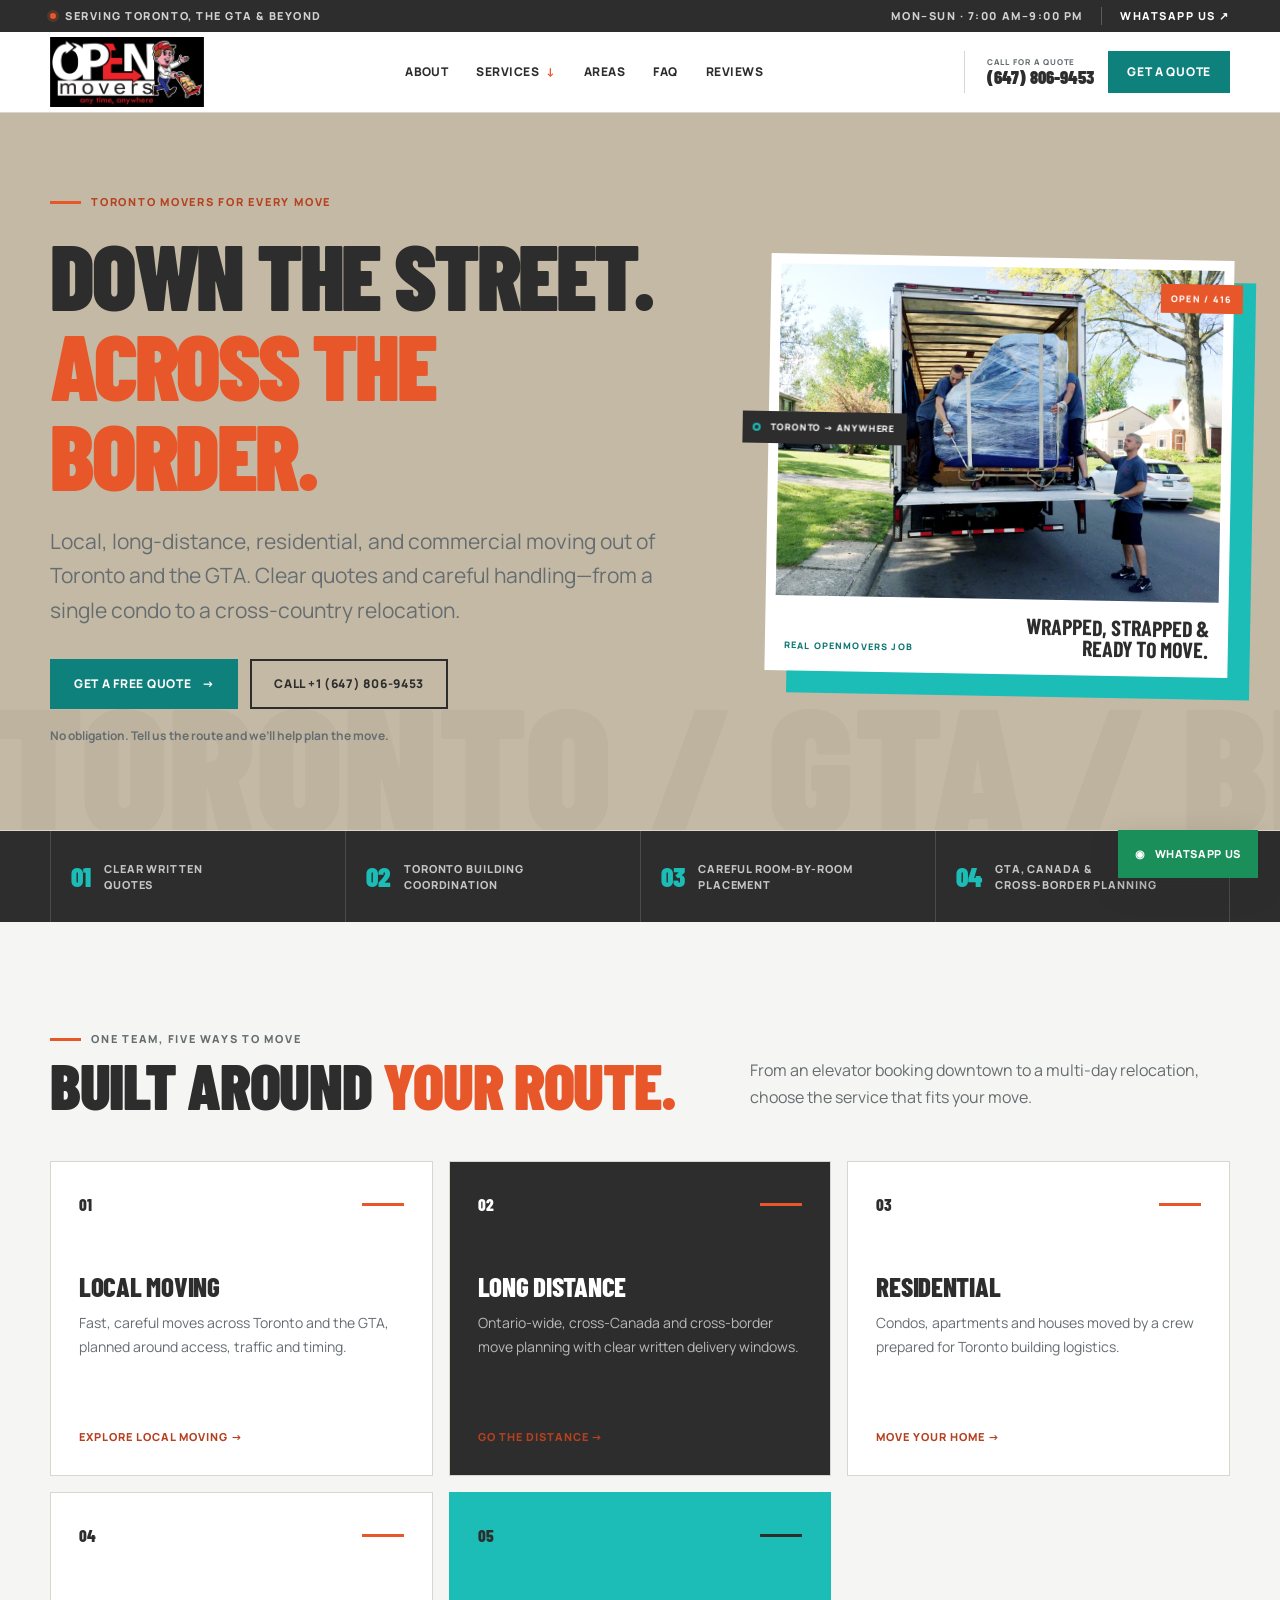
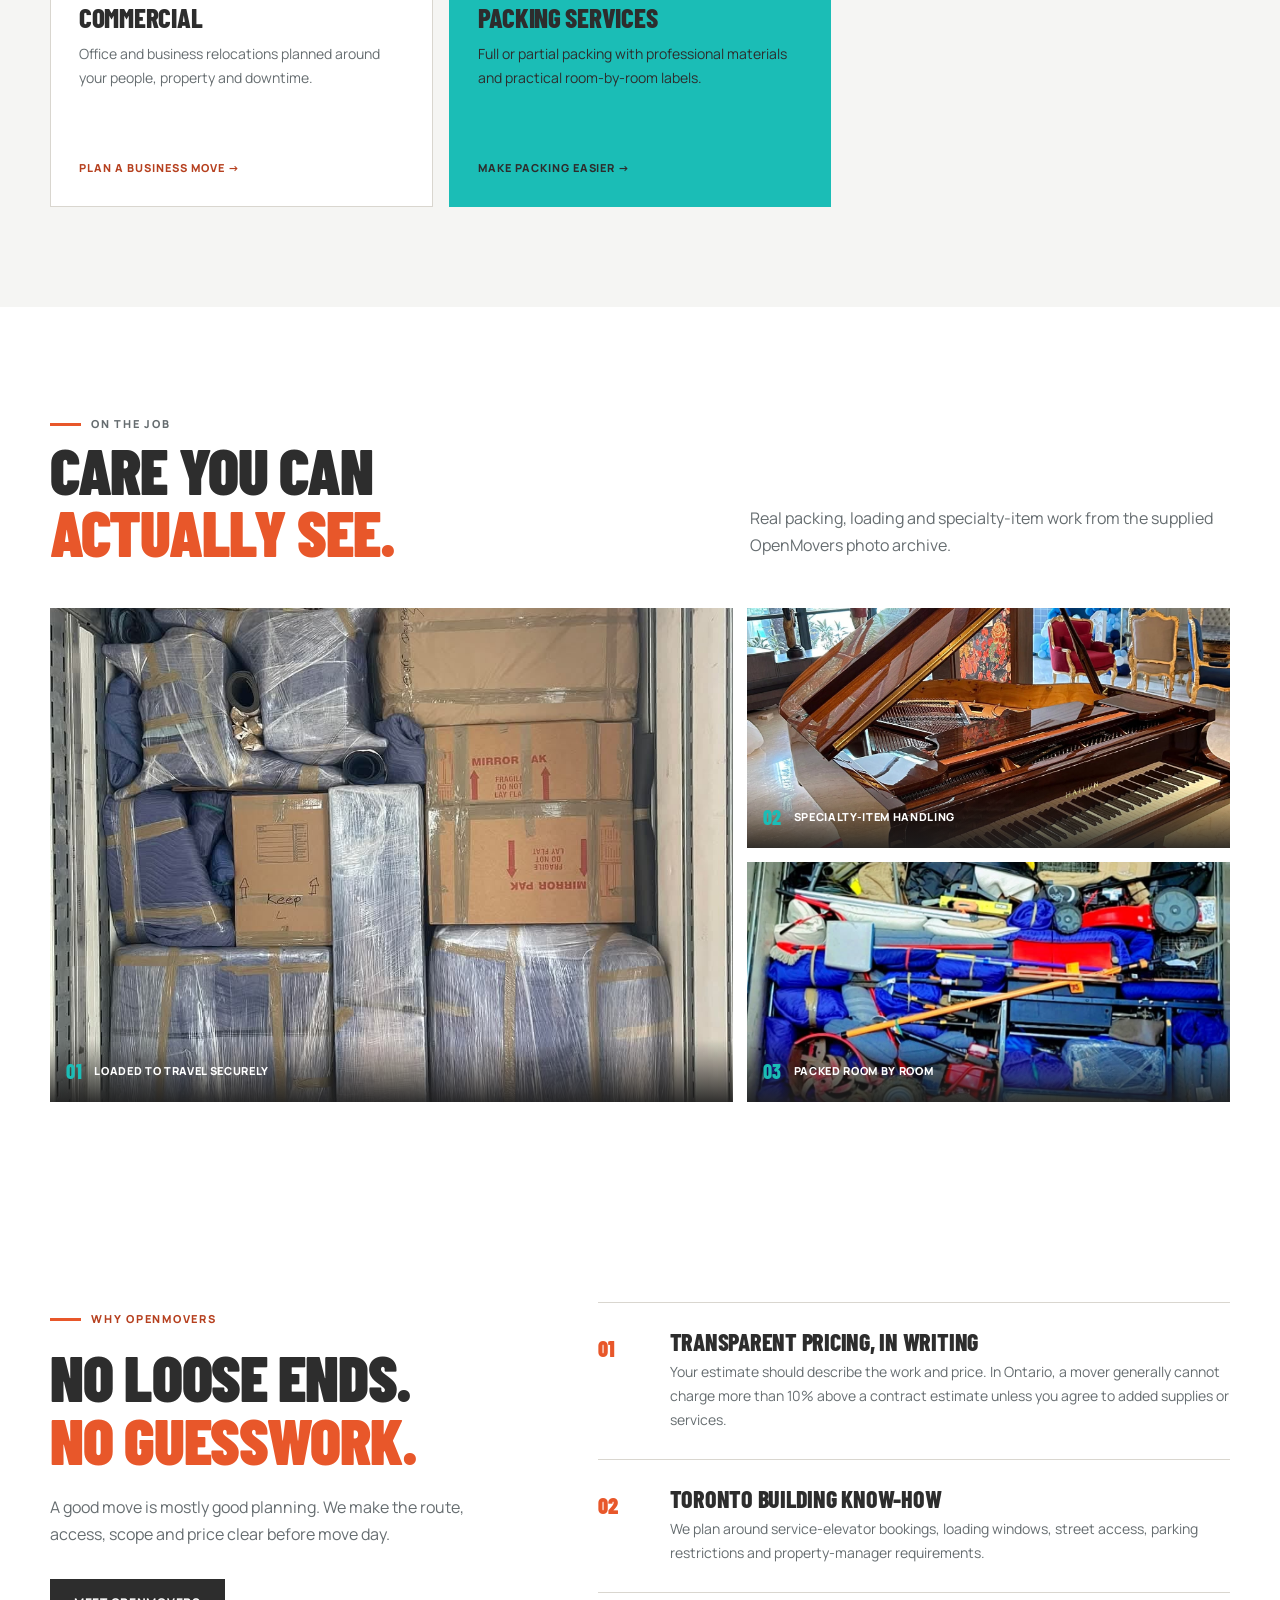
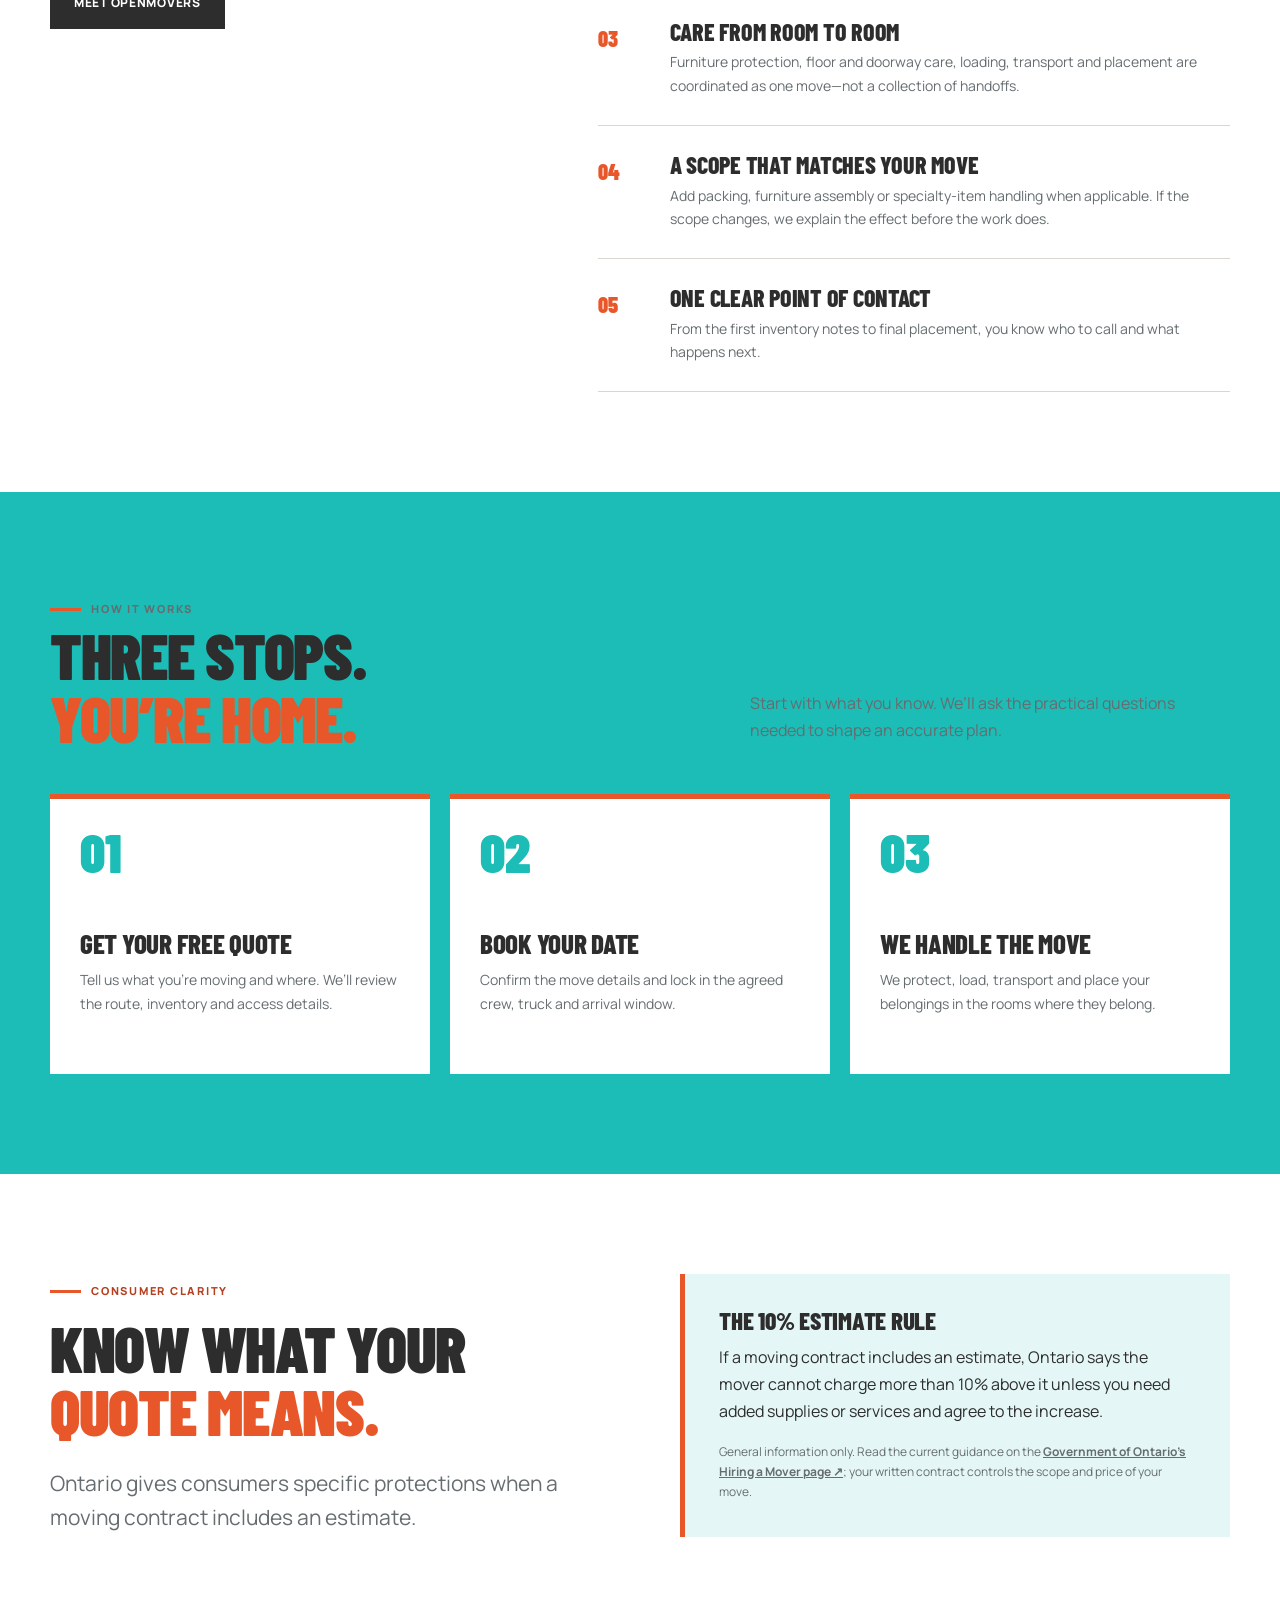
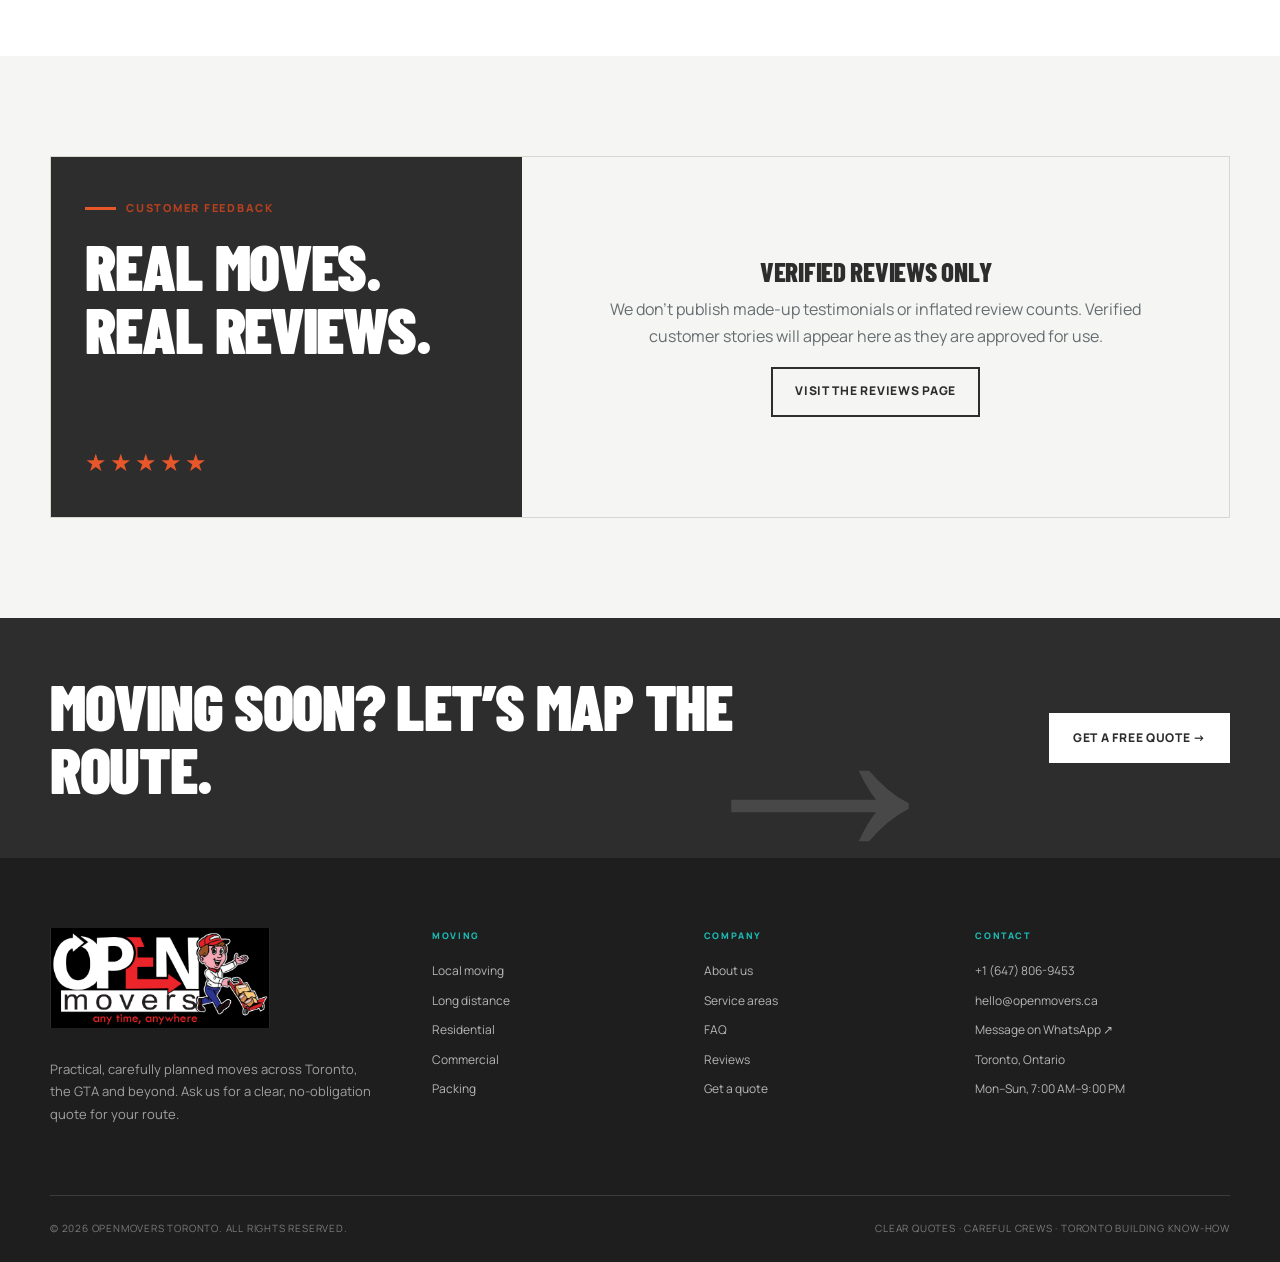
<file: index.html>
<!doctype html>
<html lang="en-CA">
<head>
  <meta charset="utf-8">
  <meta name="viewport" content="width=device-width, initial-scale=1">
  <title>Movers Toronto | Local, Long-Distance &amp; Commercial Moving | OpenMovers Toronto</title>
  <meta name="description" content="OpenMovers Toronto delivers reliable local, long-distance, residential and commercial moving across Toronto and the GTA. Clear pricing, careful crews, no hidden fees. Get a free quote.">
  <link rel="stylesheet" href="/assets/site.css">
  <script src="/assets/site.js" defer></script>
</head>
<body>
  <div data-site-header></div>
  <main id="main-content">
    <section class="hero">
      <div class="shell hero-grid">
        <div class="hero-copy" data-reveal>
          <p class="eyebrow">Toronto movers for every move</p>
          <h1>Down the street.<br><span class="display-accent">Across the border.</span></h1>
          <p class="lede">Local, long-distance, residential, and commercial moving out of Toronto and the GTA. Clear quotes and careful handling—from a single condo to a cross-country relocation.</p>
          <div class="hero-actions">
            <a class="button" href="/quote/">Get a free quote <span aria-hidden="true">→</span></a>
            <a class="button button-outline" href="tel:+16478069453">Call +1 (647) 806-9453</a>
          </div>
          <p class="hero-note">No obligation. Tell us the route and we’ll help plan the move.</p>
        </div>
        <div class="hero-visual" data-reveal>
          <figure class="hero-photo-card">
            <img src="/assets/images/crew-loading-sofa.jpg" alt="Moving crew loading a carefully wrapped sofa into a truck" fetchpriority="high">
            <span class="photo-route-line">Toronto → anywhere</span>
            <figcaption><span>Real OpenMovers job</span><strong>Wrapped, strapped &amp; ready to move.</strong></figcaption>
          </figure>
        </div>
      </div>
    </section>

    <section class="trust-strip" aria-label="Service highlights">
      <div class="shell trust-grid">
        <div class="trust-item"><span class="trust-num">01</span><p>Clear written<br>quotes</p></div>
        <div class="trust-item"><span class="trust-num">02</span><p>Toronto building<br>coordination</p></div>
        <div class="trust-item"><span class="trust-num">03</span><p>Careful room-by-room<br>placement</p></div>
        <div class="trust-item"><span class="trust-num">04</span><p>GTA, Canada &amp;<br>cross-border planning</p></div>
      </div>
    </section>

    <section class="section section-cream">
      <div class="shell">
        <div class="section-heading" data-reveal>
          <div><p class="eyebrow">One team, five ways to move</p><h2>Built around <span class="display-accent">your route.</span></h2></div>
          <p>From an elevator booking downtown to a multi-day relocation, choose the service that fits your move.</p>
        </div>
        <div class="card-grid">
          <a class="service-card" href="/services/local-moving/" data-reveal><span class="card-index">01</span><h3>Local moving</h3><p>Fast, careful moves across Toronto and the GTA, planned around access, traffic and timing.</p><span class="text-link">Explore local moving →</span></a>
          <a class="service-card" href="/services/long-distance/" data-reveal><span class="card-index">02</span><h3>Long distance</h3><p>Ontario-wide, cross-Canada and cross-border move planning with clear written delivery windows.</p><span class="text-link">Go the distance →</span></a>
          <a class="service-card" href="/services/residential-moving/" data-reveal><span class="card-index">03</span><h3>Residential</h3><p>Condos, apartments and houses moved by a crew prepared for Toronto building logistics.</p><span class="text-link">Move your home →</span></a>
          <a class="service-card" href="/services/commercial-moving/" data-reveal><span class="card-index">04</span><h3>Commercial</h3><p>Office and business relocations planned around your people, property and downtime.</p><span class="text-link">Plan a business move →</span></a>
          <a class="service-card" href="/services/packing-services/" data-reveal><span class="card-index">05</span><h3>Packing services</h3><p>Full or partial packing with professional materials and practical room-by-room labels.</p><span class="text-link">Make packing easier →</span></a>
        </div>
      </div>
    </section>

    <section class="section move-gallery-section">
      <div class="shell">
        <div class="section-heading" data-reveal><div><p class="eyebrow">On the job</p><h2>Care you can<br><span class="display-accent">actually see.</span></h2></div><p>Real packing, loading and specialty-item work from the supplied OpenMovers photo archive.</p></div>
        <div class="photo-grid" data-reveal>
          <figure class="photo-tile"><img src="/assets/images/loaded-moving-truck.jpg" alt="Furniture and boxes wrapped and secured inside a moving truck" loading="lazy"><figcaption><span>01</span>Loaded to travel securely</figcaption></figure>
          <figure class="photo-tile"><img src="/assets/images/piano-moving.jpg" alt="Grand piano prepared for careful specialty moving" loading="lazy"><figcaption><span>02</span>Specialty-item handling</figcaption></figure>
          <figure class="photo-tile"><img src="/assets/images/packing-ready.jpg" alt="Household items wrapped and organized for a move" loading="lazy"><figcaption><span>03</span>Packed room by room</figcaption></figure>
        </div>
      </div>
    </section>

    <section class="section">
      <div class="shell split">
        <div class="sticky-intro" data-reveal>
          <p class="eyebrow">Why OpenMovers</p>
          <h2>No loose ends.<br><span class="display-accent">No guesswork.</span></h2>
          <p class="copy">A good move is mostly good planning. We make the route, access, scope and price clear before move day.</p>
          <div class="page-actions"><a class="button button-dark" href="/about/">Meet OpenMovers</a></div>
        </div>
        <div class="feature-list" data-reveal>
          <div class="feature-row"><span class="feature-number">01</span><div><h3>Transparent pricing, in writing</h3><p>Your estimate should describe the work and price. In Ontario, a mover generally cannot charge more than 10% above a contract estimate unless you agree to added supplies or services.</p></div></div>
          <div class="feature-row"><span class="feature-number">02</span><div><h3>Toronto building know-how</h3><p>We plan around service-elevator bookings, loading windows, street access, parking restrictions and property-manager requirements.</p></div></div>
          <div class="feature-row"><span class="feature-number">03</span><div><h3>Care from room to room</h3><p>Furniture protection, floor and doorway care, loading, transport and placement are coordinated as one move—not a collection of handoffs.</p></div></div>
          <div class="feature-row"><span class="feature-number">04</span><div><h3>A scope that matches your move</h3><p>Add packing, furniture assembly or specialty-item handling when applicable. If the scope changes, we explain the effect before the work does.</p></div></div>
          <div class="feature-row"><span class="feature-number">05</span><div><h3>One clear point of contact</h3><p>From the first inventory notes to final placement, you know who to call and what happens next.</p></div></div>
        </div>
      </div>
    </section>

    <section class="section section-blue">
      <div class="shell">
        <div class="section-heading" data-reveal><div><p class="eyebrow">How it works</p><h2>Three stops.<br><span class="display-accent">You’re home.</span></h2></div><p>Start with what you know. We’ll ask the practical questions needed to shape an accurate plan.</p></div>
        <div class="steps">
          <div class="step" data-reveal><h3>Get your free quote</h3><p>Tell us what you’re moving and where. We’ll review the route, inventory and access details.</p></div>
          <div class="step" data-reveal><h3>Book your date</h3><p>Confirm the move details and lock in the agreed crew, truck and arrival window.</p></div>
          <div class="step" data-reveal><h3>We handle the move</h3><p>We protect, load, transport and place your belongings in the rooms where they belong.</p></div>
        </div>
      </div>
    </section>

    <section class="section">
      <div class="shell split split-even">
        <div data-reveal><p class="eyebrow">Consumer clarity</p><h2>Know what your<br><span class="display-accent">quote means.</span></h2><p class="lede">Ontario gives consumers specific protections when a moving contract includes an estimate.</p></div>
        <div class="callout" data-reveal><h3>The 10% estimate rule</h3><p>If a moving contract includes an estimate, Ontario says the mover cannot charge more than 10% above it unless you need added supplies or services and agree to the increase.</p><p class="legal-note">General information only. Read the current guidance on the <a href="https://www.ontario.ca/page/hiring-mover" target="_blank" rel="noopener">Government of Ontario’s Hiring a Mover page ↗</a>; your written contract controls the scope and price of your move.</p></div>
      </div>
    </section>

    <section class="section section-cream">
      <div class="shell review-gate" data-reveal>
        <div class="review-side"><div><p class="eyebrow">Customer feedback</p><h2>Real moves.<br>Real reviews.</h2></div><div class="stars" aria-label="Five stars">★★★★★</div></div>
        <div class="review-empty"><div><h3>Verified reviews only</h3><p>We don’t publish made-up testimonials or inflated review counts. Verified customer stories will appear here as they are approved for use.</p><a class="button button-outline" href="/testimonials/">Visit the reviews page</a></div></div>
      </div>
    </section>

    <section class="cta-band">
      <div class="shell cta-inner"><h2>Moving soon? Let’s map the route.</h2><a class="button button-light" href="/quote/">Get a free quote →</a></div>
    </section>
  </main>
  <div data-site-footer></div>
</body>
</html>
</file>
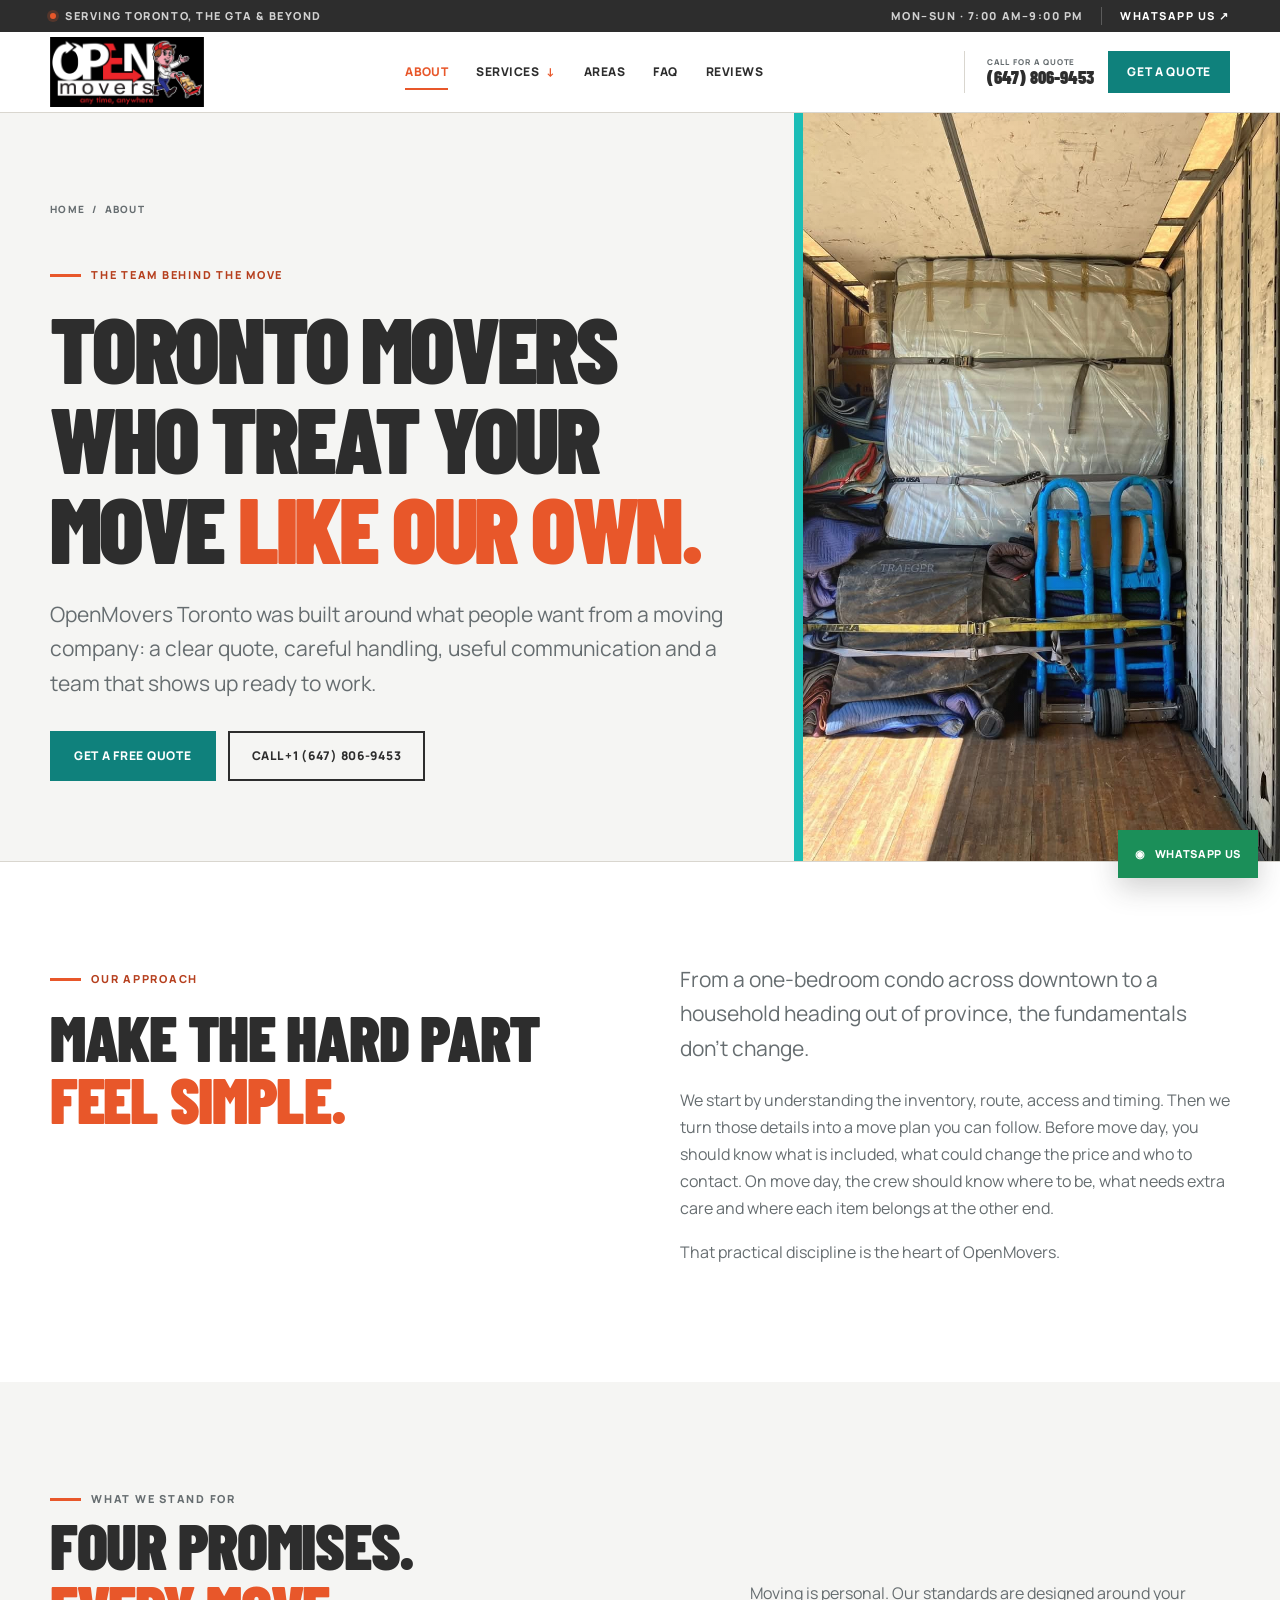
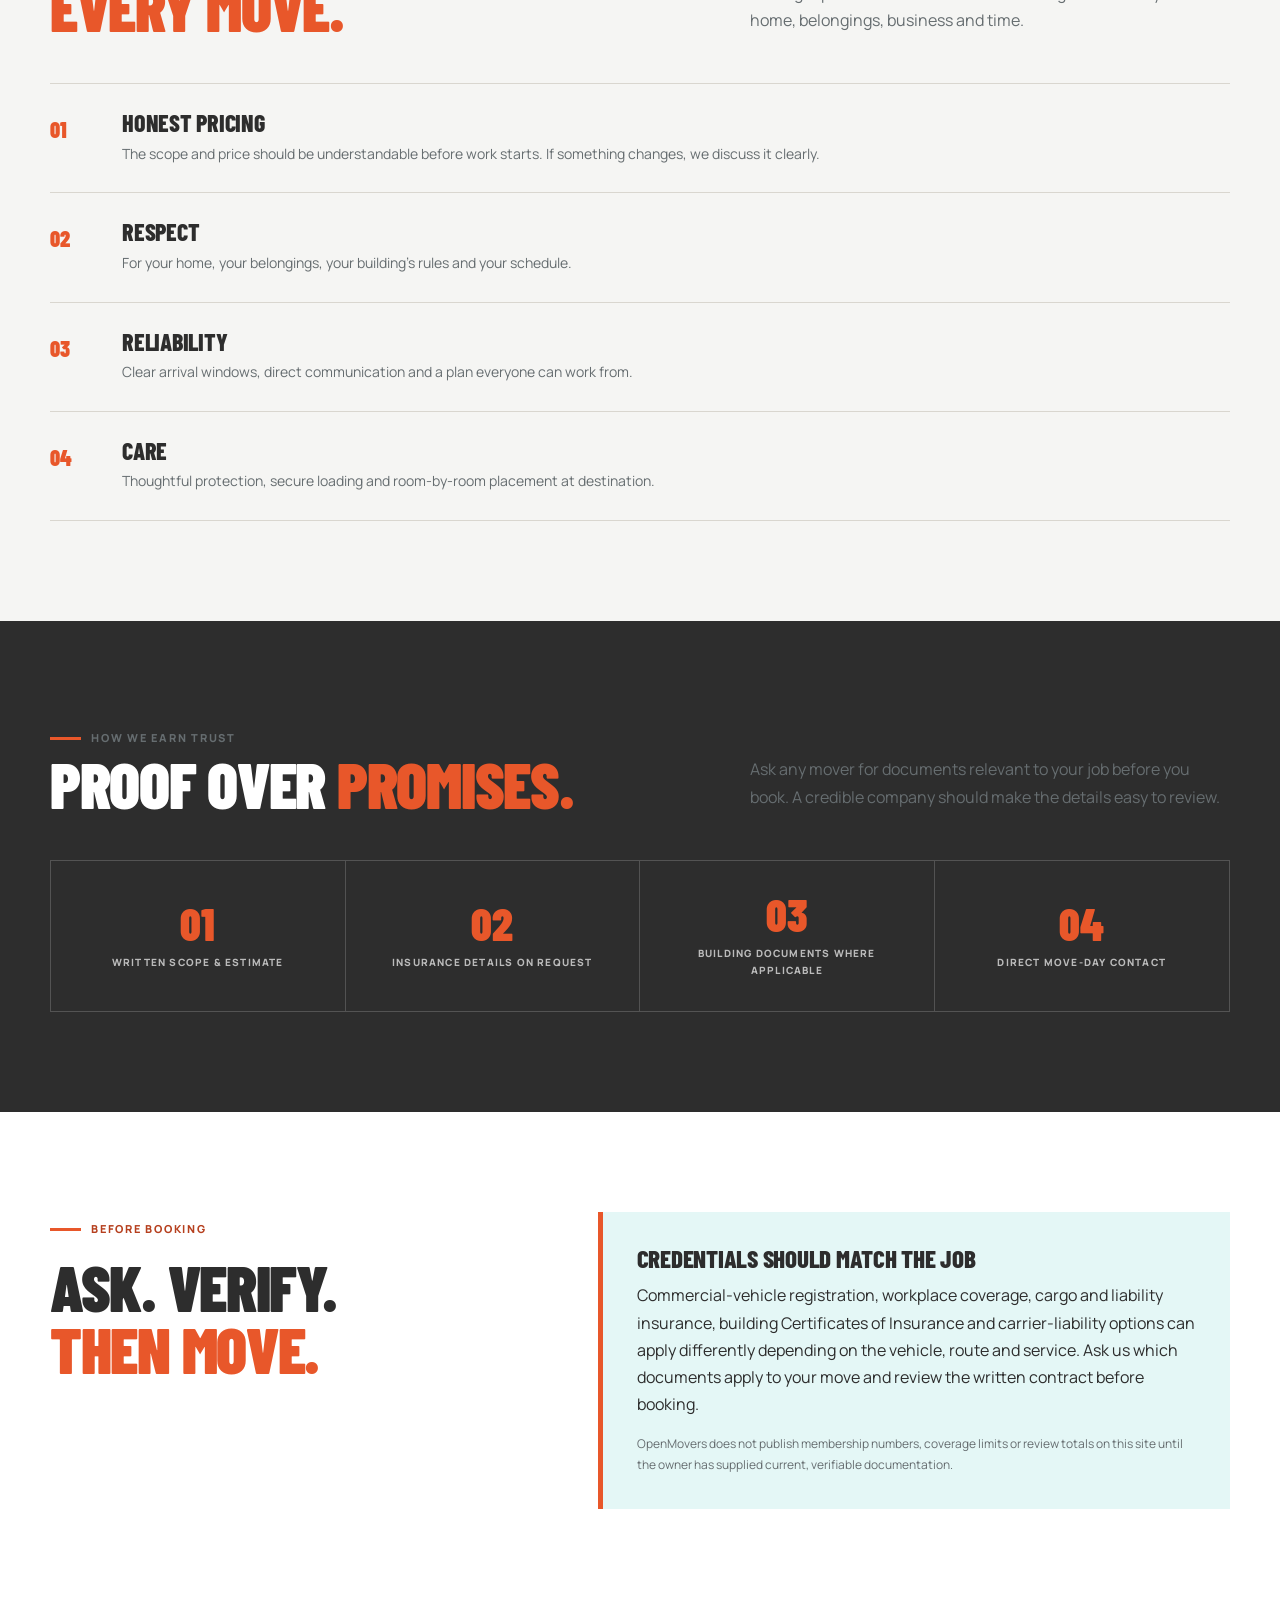
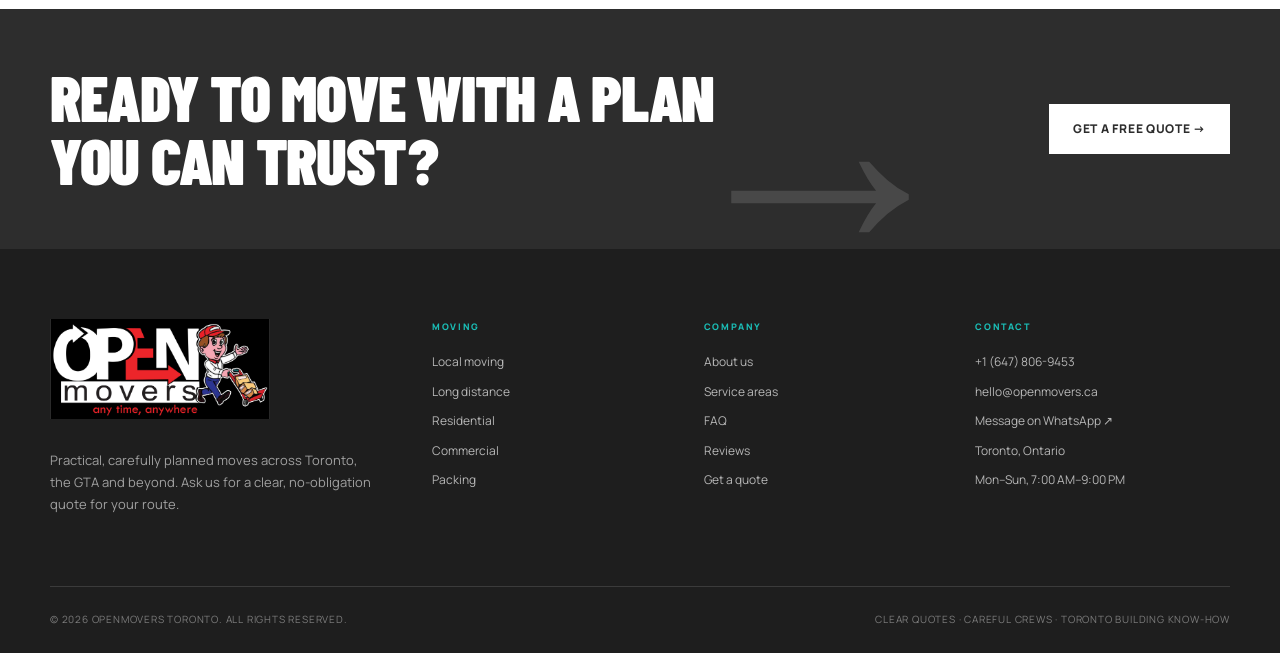
<file: about/index.html>
<!doctype html>
<html lang="en-CA">
<head>
  <meta charset="utf-8"><meta name="viewport" content="width=device-width, initial-scale=1">
  <title>About OpenMovers Toronto | Toronto Moving Team</title>
  <meta name="description" content="Meet OpenMovers Toronto, a local moving team serving Toronto, the GTA and beyond with clear quotes, thoughtful planning and careful handling.">
  <link rel="stylesheet" href="/assets/site.css"><script src="/assets/site.js" defer></script>
</head>
<body>
  <div data-site-header></div>
  <main id="main-content">
    <section class="page-hero has-photo" data-route="01" style="--page-photo: url('/assets/images/secure-truck-load.jpg')">
      <div class="shell">
        <nav class="breadcrumbs" aria-label="Breadcrumb"><a href="/">Home</a><span>/</span><span>About</span></nav>
        <p class="eyebrow">The team behind the move</p>
        <h1>Toronto movers who treat your move <span class="display-accent">like our own.</span></h1>
        <p class="lede">OpenMovers Toronto was built around what people want from a moving company: a clear quote, careful handling, useful communication and a team that shows up ready to work.</p>
        <div class="page-actions"><a class="button" href="/quote/">Get a free quote</a><a class="button button-outline" href="tel:+16478069453">Call +1 (647) 806-9453</a></div>
      </div>
    </section>

    <section class="section">
      <div class="shell split split-even">
        <div data-reveal><p class="eyebrow">Our approach</p><h2>Make the hard part <span class="display-accent">feel simple.</span></h2></div>
        <div data-reveal><p class="lede">From a one-bedroom condo across downtown to a household heading out of province, the fundamentals don’t change.</p><p class="copy">We start by understanding the inventory, route, access and timing. Then we turn those details into a move plan you can follow. Before move day, you should know what is included, what could change the price and who to contact. On move day, the crew should know where to be, what needs extra care and where each item belongs at the other end.</p><p class="copy">That practical discipline is the heart of OpenMovers.</p></div>
      </div>
    </section>

    <section class="section section-cream">
      <div class="shell">
        <div class="section-heading" data-reveal><div><p class="eyebrow">What we stand for</p><h2>Four promises.<br><span class="display-accent">Every move.</span></h2></div><p>Moving is personal. Our standards are designed around your home, belongings, business and time.</p></div>
        <div class="feature-list" data-reveal>
          <div class="feature-row"><span class="feature-number">01</span><div><h3>Honest pricing</h3><p>The scope and price should be understandable before work starts. If something changes, we discuss it clearly.</p></div></div>
          <div class="feature-row"><span class="feature-number">02</span><div><h3>Respect</h3><p>For your home, your belongings, your building’s rules and your schedule.</p></div></div>
          <div class="feature-row"><span class="feature-number">03</span><div><h3>Reliability</h3><p>Clear arrival windows, direct communication and a plan everyone can work from.</p></div></div>
          <div class="feature-row"><span class="feature-number">04</span><div><h3>Care</h3><p>Thoughtful protection, secure loading and room-by-room placement at destination.</p></div></div>
        </div>
      </div>
    </section>

    <section class="section section-ink">
      <div class="shell">
        <div class="section-heading" data-reveal><div><p class="eyebrow">How we earn trust</p><h2>Proof over <span class="display-accent">promises.</span></h2></div><p>Ask any mover for documents relevant to your job before you book. A credible company should make the details easy to review.</p></div>
        <div class="stat-row" data-reveal>
          <div class="stat"><strong>01</strong><span>Written scope &amp; estimate</span></div>
          <div class="stat"><strong>02</strong><span>Insurance details on request</span></div>
          <div class="stat"><strong>03</strong><span>Building documents where applicable</span></div>
          <div class="stat"><strong>04</strong><span>Direct move-day contact</span></div>
        </div>
      </div>
    </section>

    <section class="section">
      <div class="shell split">
        <div class="sticky-intro" data-reveal><p class="eyebrow">Before booking</p><h2>Ask. Verify.<br><span class="display-accent">Then move.</span></h2></div>
        <div class="callout" data-reveal><h3>Credentials should match the job</h3><p>Commercial-vehicle registration, workplace coverage, cargo and liability insurance, building Certificates of Insurance and carrier-liability options can apply differently depending on the vehicle, route and service. Ask us which documents apply to your move and review the written contract before booking.</p><p class="legal-note">OpenMovers does not publish membership numbers, coverage limits or review totals on this site until the owner has supplied current, verifiable documentation.</p></div>
      </div>
    </section>

    <section class="cta-band"><div class="shell cta-inner"><h2>Ready to move with a plan you can trust?</h2><a class="button button-light" href="/quote/">Get a free quote →</a></div></section>
  </main>
  <div data-site-footer></div>
</body>
</html>
</file>
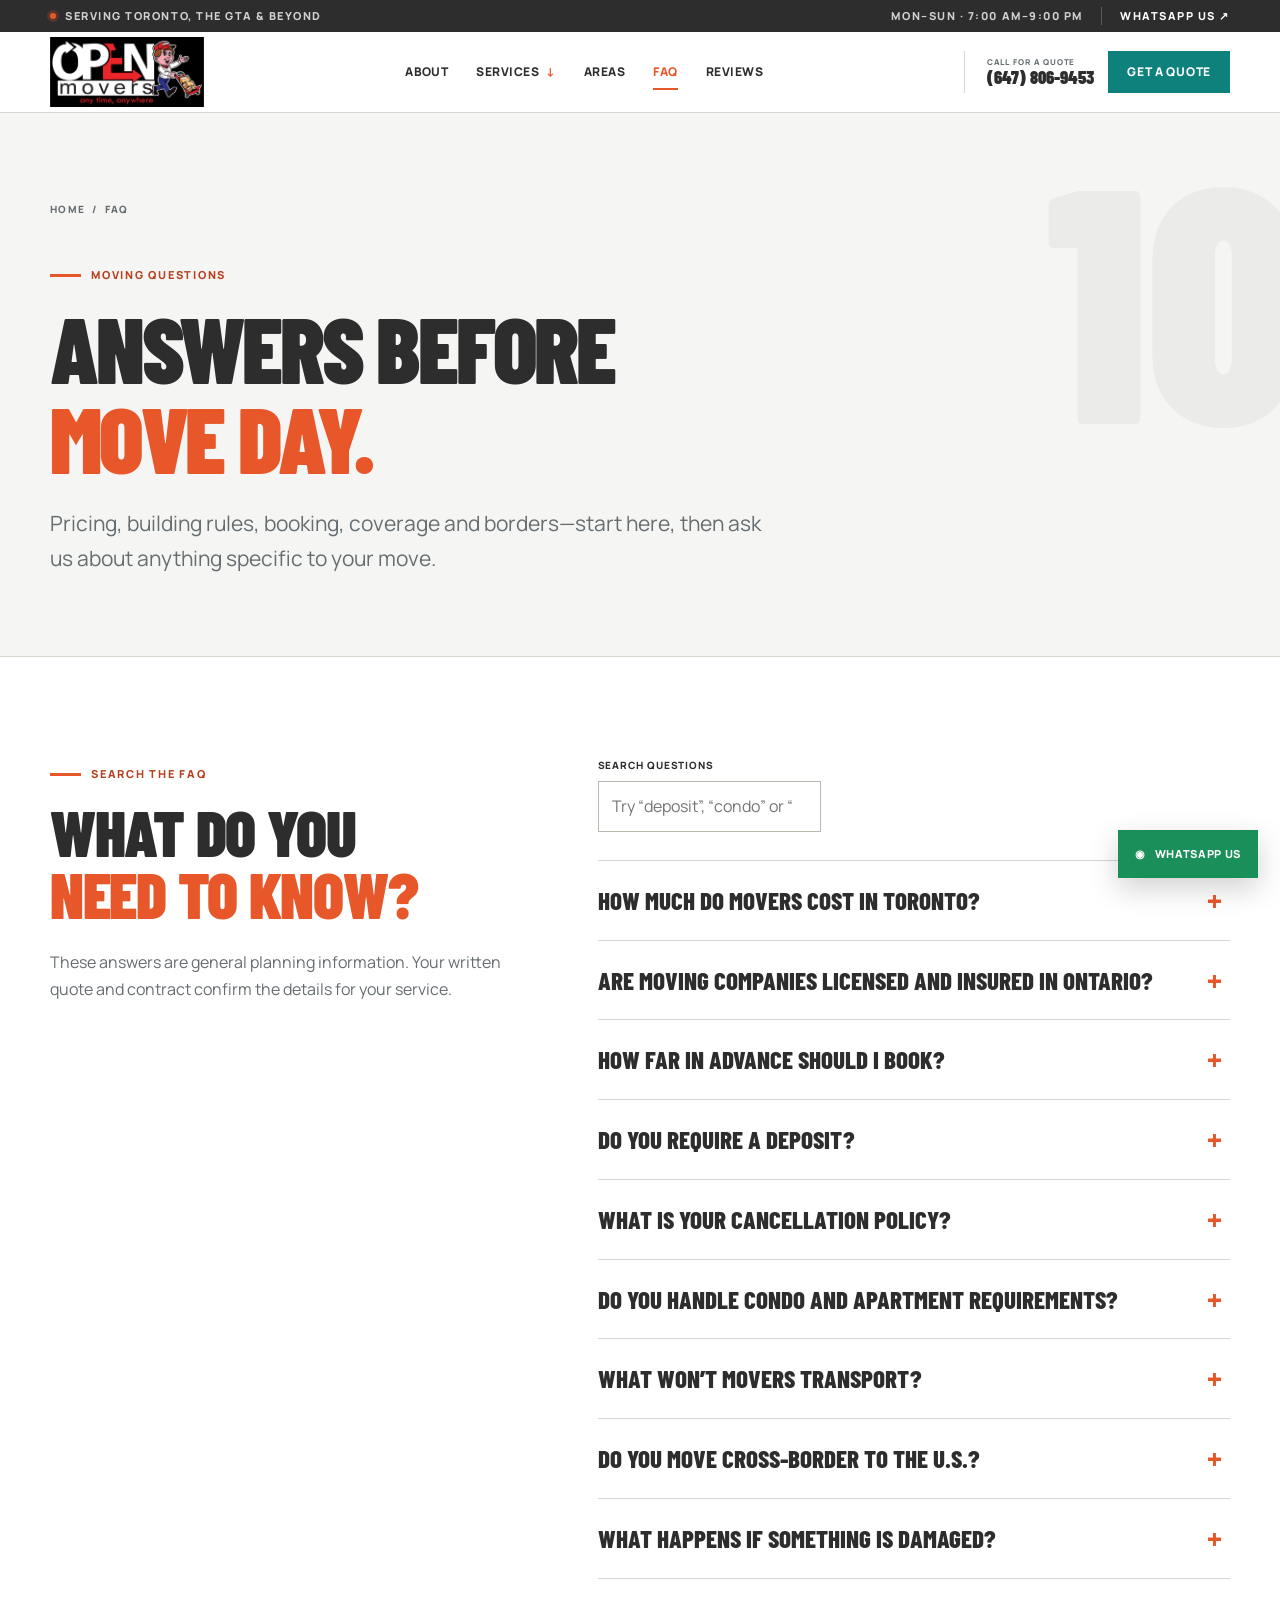
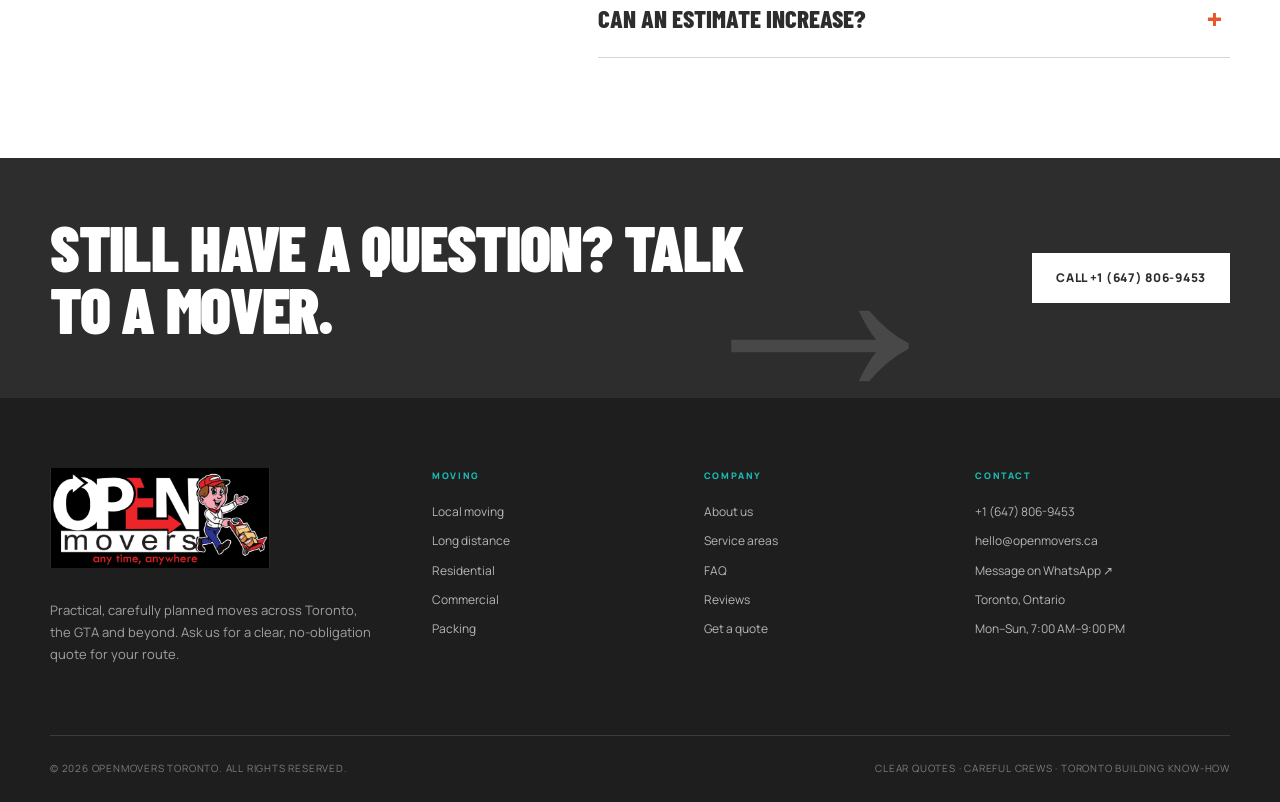
<file: faq/index.html>
<!doctype html>
<html lang="en-CA">
<head>
  <meta charset="utf-8"><meta name="viewport" content="width=device-width, initial-scale=1">
  <title>Moving FAQ | Toronto Moving Questions Answered | OpenMovers Toronto</title>
  <meta name="description" content="Answers to common Toronto moving questions about pricing, insurance, booking, deposits, condo requirements, protection and cross-border moves.">
  <link rel="stylesheet" href="/assets/site.css"><script src="/assets/site.js" defer></script>
</head>
<body>
  <div data-site-header></div>
  <main id="main-content">
    <section class="page-hero" data-route="10"><div class="shell">
      <nav class="breadcrumbs" aria-label="Breadcrumb"><a href="/">Home</a><span>/</span><span>FAQ</span></nav>
      <p class="eyebrow">Moving questions</p><h1>Answers before<br><span class="display-accent">move day.</span></h1>
      <p class="lede">Pricing, building rules, booking, coverage and borders—start here, then ask us about anything specific to your move.</p>
    </div></section>

    <section class="section"><div class="shell split">
      <div class="sticky-intro" data-reveal><p class="eyebrow">Search the FAQ</p><h2>What do you<br><span class="display-accent">need to know?</span></h2><p class="copy">These answers are general planning information. Your written quote and contract confirm the details for your service.</p></div>
      <div data-reveal>
        <div class="faq-toolbar"><label class="field field-wide"><span>Search questions</span><input class="faq-search" type="search" data-faq-search placeholder="Try “deposit”, “condo” or “damage”"></label></div>
        <div class="faq-list">
          <details data-faq-item><summary>How much do movers cost in Toronto?</summary><div class="faq-answer"><p>Local moves are commonly priced by time, crew size and truck; long-distance moves may use a flat or route-based quote. Inventory, stairs, elevator timing, walking distance, parking, packing and specialty items all affect cost. OpenMovers provides the applicable pricing method and itemized scope in writing before booking.</p></div></details>
          <details data-faq-item><summary>Are moving companies licensed and insured in Ontario?</summary><div class="faq-answer"><p>Ontario does not issue a general provincial mover’s licence. Ask a mover for current liability and cargo insurance information, workplace coverage where applicable, and vehicle credentials for the truck used. Building management may also request a Certificate of Insurance. Ask OpenMovers which documents apply to your route and job.</p></div></details>
          <details data-faq-item><summary>How far in advance should I book?</summary><div class="faq-answer"><p>For end-of-month dates and the busy summer season, three to four weeks is a useful target. Mid-week and mid-month dates may have more flexibility. Last-minute and same-day moves depend on crew, truck, route and building availability.</p></div></details>
          <details data-faq-item><summary>Do you require a deposit?</summary><div class="faq-answer"><p>Your written quote will state whether a deposit is required, the amount, accepted payment methods and when it becomes refundable or non-refundable. Never send payment until the company, scope, date and policy are clearly identified in writing.</p></div></details>
          <details data-faq-item><summary>What is your cancellation policy?</summary><div class="faq-answer"><p>The cancellation and rescheduling terms are included with your booking confirmation because they can depend on the service and timing. Review the notice window and any applicable fee before confirming your date.</p></div></details>
          <details data-faq-item><summary>Do you handle condo and apartment requirements?</summary><div class="faq-answer"><p>Share your building’s service-elevator window, loading instructions, parking rules and required Certificate of Insurance wording as early as possible. OpenMovers will confirm which coordination and documents apply to your move.</p></div></details>
          <details data-faq-item><summary>What won’t movers transport?</summary><div class="faq-answer"><p>Hazardous and flammable materials, perishables, pets and some plants are commonly restricted. Policies vary by carrier and border route. Carry jewellery, medication, passports, legal documents, keys and irreplaceable valuables personally.</p></div></details>
          <details data-faq-item><summary>Do you move cross-border to the U.S.?</summary><div class="faq-answer"><p>OpenMovers plans eligible Toronto-to-U.S. household moves. Unaccompanied goods generally require CBP Form 3299 plus a complete inventory. We confirm the carrier arrangement and help organize the moving inventory; the importer is responsible for accurate customs declarations and eligibility.</p></div></details>
          <details data-faq-item><summary>What happens if something is damaged?</summary><div class="faq-answer"><p>Your written contract should state the carrier-liability option, claims process, exclusions and deadlines. Under released liability commonly used for household moves in Canada, carrier liability may be limited to $0.60 per pound per article—so a 100 lb item could be limited to $60 regardless of replacement cost. Ask what increased or replacement-value options are available for your specific move before signing.</p><p class="legal-note">Learn more from the <a href="https://www.mover.net/planning-a-move/info-about-moving/carrier-liability" target="_blank" rel="noopener">Canadian Association of Movers ↗</a>.</p></div></details>
          <details data-faq-item><summary>Can an estimate increase?</summary><div class="faq-answer"><p>If an Ontario moving contract includes an estimate, the province says the mover cannot charge more than 10% above it unless you need additional supplies or services and agree to the increase. This general information is not legal advice; review the scope, exclusions and change process in your contract.</p><p class="legal-note">See the current <a href="https://www.ontario.ca/page/hiring-mover" target="_blank" rel="noopener">Ontario moving guidance ↗</a>.</p></div></details>
        </div>
        <p class="faq-empty">No matching question found. Call us and ask directly.</p>
      </div>
    </div></section>
    <section class="cta-band"><div class="shell cta-inner"><h2>Still have a question? Talk to a mover.</h2><a class="button button-light" href="tel:+16478069453">Call +1 (647) 806-9453</a></div></section>
  </main><div data-site-footer></div>
</body></html>
</file>
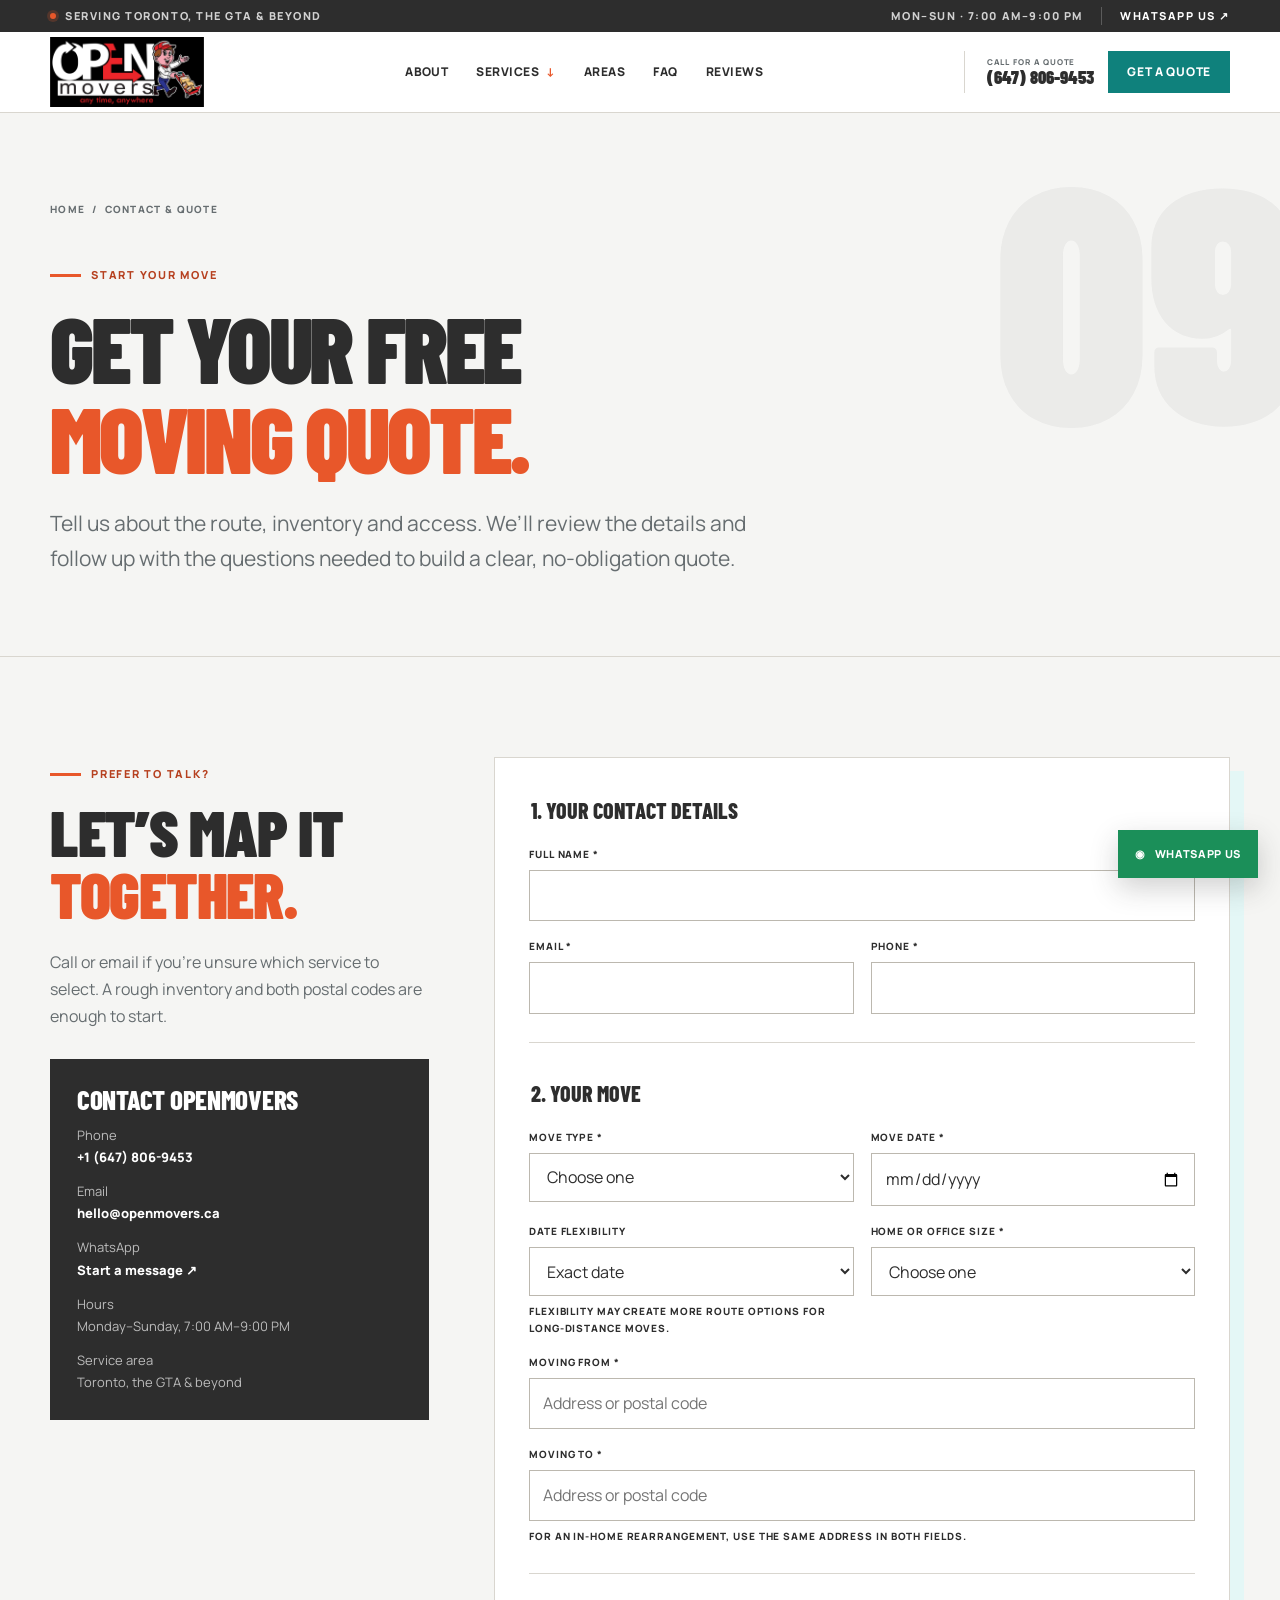
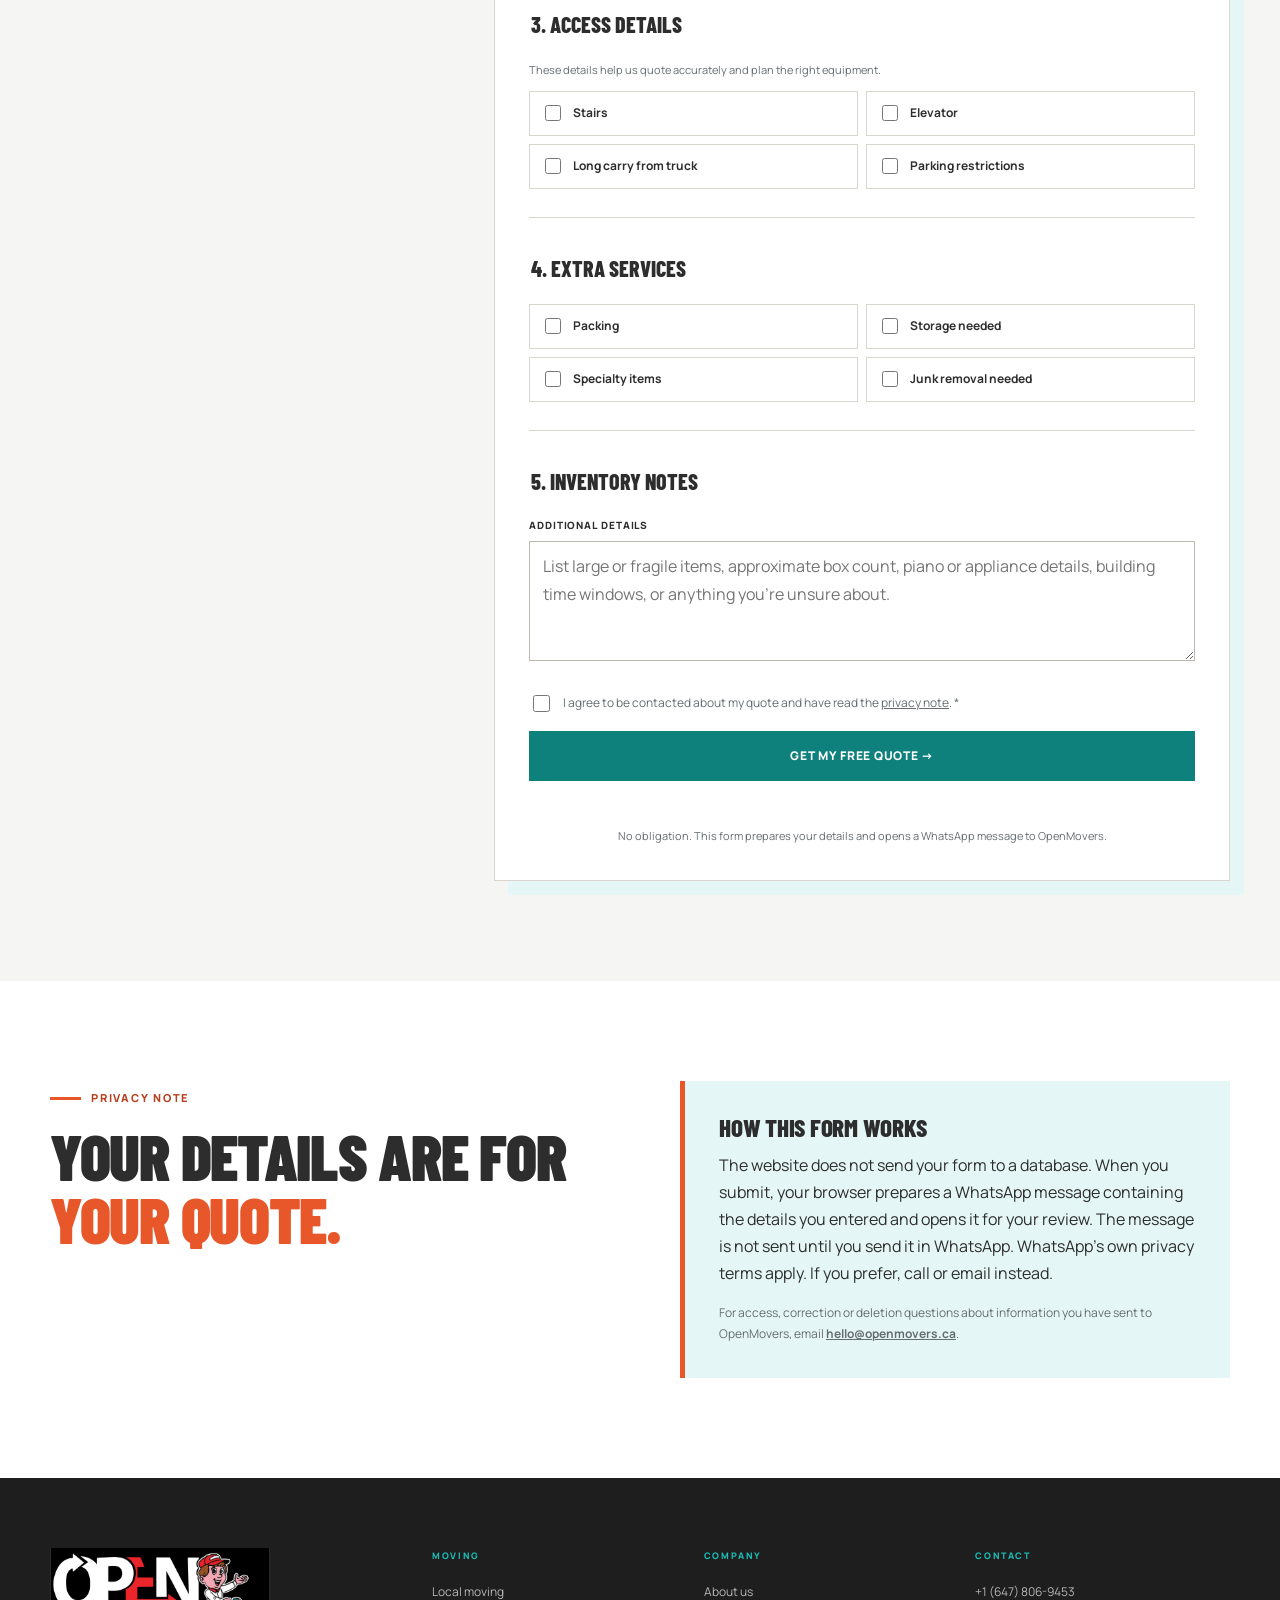
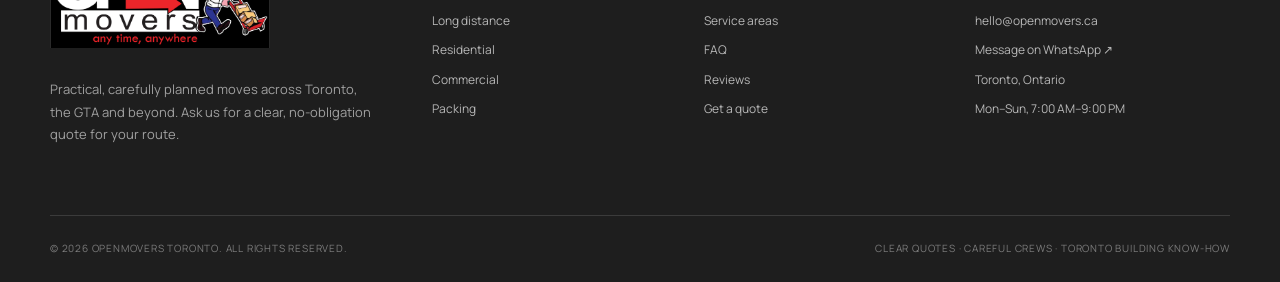
<file: quote/index.html>
<!doctype html>
<html lang="en-CA">
<head>
  <meta charset="utf-8"><meta name="viewport" content="width=device-width, initial-scale=1">
  <title>Contact &amp; Free Moving Quote | OpenMovers Toronto</title>
  <meta name="description" content="Get a free, no-obligation moving quote from OpenMovers Toronto. Call +1 (647) 806-9453 or send details for local, long-distance, residential and commercial moves.">
  <link rel="stylesheet" href="/assets/site.css"><script src="/assets/site.js" defer></script>
</head>
<body>
  <div data-site-header></div>
  <main id="main-content">
    <section class="page-hero" data-route="09"><div class="shell">
      <nav class="breadcrumbs" aria-label="Breadcrumb"><a href="/">Home</a><span>/</span><span>Contact &amp; quote</span></nav>
      <p class="eyebrow">Start your move</p><h1>Get your free<br><span class="display-accent">moving quote.</span></h1>
      <p class="lede">Tell us about the route, inventory and access. We’ll review the details and follow up with the questions needed to build a clear, no-obligation quote.</p>
    </div></section>

    <section class="section section-cream"><div class="shell quote-layout">
      <aside class="contact-panel" data-reveal>
        <p class="eyebrow">Prefer to talk?</p><h2>Let’s map it<br><span class="display-accent">together.</span></h2>
        <p class="copy">Call or email if you’re unsure which service to select. A rough inventory and both postal codes are enough to start.</p>
        <div class="contact-block">
          <h3>Contact OpenMovers</h3>
          <p>Phone<br><a href="tel:+16478069453">+1 (647) 806-9453</a></p>
          <p>Email<br><a href="mailto:hello@openmovers.ca">hello@openmovers.ca</a></p>
          <p>WhatsApp<br><a href="https://wa.me/16478069453" target="_blank" rel="noopener">Start a message ↗</a></p>
          <p>Hours<br>Monday–Sunday, 7:00 AM–9:00 PM</p>
          <p>Service area<br>Toronto, the GTA &amp; beyond</p>
        </div>
      </aside>

      <form class="quote-form" data-quote-form data-reveal>
        <fieldset class="form-section">
          <legend>1. Your contact details</legend>
          <div class="form-grid">
            <div class="field field-wide"><label for="full-name">Full name *</label><input id="full-name" name="Full name" type="text" autocomplete="name" required></div>
            <div class="field"><label for="email">Email *</label><input id="email" name="Email" type="email" autocomplete="email" required></div>
            <div class="field"><label for="phone">Phone *</label><input id="phone" name="Phone" type="tel" autocomplete="tel" required></div>
          </div>
        </fieldset>

        <fieldset class="form-section">
          <legend>2. Your move</legend>
          <div class="form-grid">
            <div class="field"><label for="move-type">Move type *</label><select id="move-type" name="Move type" required><option value="">Choose one</option><option>Local</option><option>Long-distance</option><option>Residential</option><option>Commercial</option><option>Packing only</option></select></div>
            <div class="field"><label for="move-date">Move date *</label><input id="move-date" name="Move date" type="date" required></div>
            <div class="field"><label for="flexibility">Date flexibility</label><select id="flexibility" name="Date flexibility"><option>Exact date</option><option>Flexible by a few days</option><option>Date not decided</option></select><span class="field-help">Flexibility may create more route options for long-distance moves.</span></div>
            <div class="field"><label for="space-size">Home or office size *</label><select id="space-size" name="Space size" required><option value="">Choose one</option><option>Studio</option><option>1-bedroom</option><option>2-bedroom</option><option>3-bedroom</option><option>4+ bedroom</option><option>Office / Commercial</option></select></div>
            <div class="field field-wide"><label for="moving-from">Moving from *</label><input id="moving-from" name="Moving from" type="text" autocomplete="street-address" placeholder="Address or postal code" required></div>
            <div class="field field-wide"><label for="moving-to">Moving to *</label><input id="moving-to" name="Moving to" type="text" placeholder="Address or postal code" required><span class="field-help">For an in-home rearrangement, use the same address in both fields.</span></div>
          </div>
        </fieldset>

        <fieldset class="form-section">
          <legend>3. Access details</legend>
          <p class="field-help">These details help us quote accurately and plan the right equipment.</p>
          <div class="choice-grid">
            <label class="choice"><input name="Access details" type="checkbox" value="Stairs">Stairs</label>
            <label class="choice"><input name="Access details" type="checkbox" value="Elevator">Elevator</label>
            <label class="choice"><input name="Access details" type="checkbox" value="Long carry from truck">Long carry from truck</label>
            <label class="choice"><input name="Access details" type="checkbox" value="Parking restrictions">Parking restrictions</label>
          </div>
        </fieldset>

        <fieldset class="form-section">
          <legend>4. Extra services</legend>
          <div class="choice-grid">
            <label class="choice"><input name="Extra services" type="checkbox" value="Packing">Packing</label>
            <label class="choice"><input name="Extra services" type="checkbox" value="Storage needed">Storage needed</label>
            <label class="choice"><input name="Extra services" type="checkbox" value="Specialty items">Specialty items</label>
            <label class="choice"><input name="Extra services" type="checkbox" value="Junk removal needed">Junk removal needed</label>
          </div>
        </fieldset>

        <fieldset class="form-section">
          <legend>5. Inventory notes</legend>
          <div class="field"><label for="details">Additional details</label><textarea id="details" name="Additional details" placeholder="List large or fragile items, approximate box count, piano or appliance details, building time windows, or anything you’re unsure about."></textarea></div>
        </fieldset>

        <label class="consent"><input name="consent" type="checkbox" value="yes" required><span>I agree to be contacted about my quote and have read the <a href="#privacy-note">privacy note</a>. *</span></label>
        <button class="button" type="submit" style="width:100%">Get my free quote →</button>
        <p class="form-status" data-form-status aria-live="polite"></p>
        <p class="form-microcopy">No obligation. This form prepares your details and opens a WhatsApp message to OpenMovers.</p>
      </form>
    </div></section>

    <section class="section" id="privacy-note"><div class="shell split split-even">
      <div data-reveal><p class="eyebrow">Privacy note</p><h2>Your details are for<br><span class="display-accent">your quote.</span></h2></div>
      <div class="callout" data-reveal><h3>How this form works</h3><p>The website does not send your form to a database. When you submit, your browser prepares a WhatsApp message containing the details you entered and opens it for your review. The message is not sent until you send it in WhatsApp. WhatsApp’s own privacy terms apply. If you prefer, call or email instead.</p><p class="legal-note">For access, correction or deletion questions about information you have sent to OpenMovers, email <a href="mailto:hello@openmovers.ca?subject=Privacy%20request">hello@openmovers.ca</a>.</p></div>
    </div></section>
  </main><div data-site-footer></div>
</body></html>
</file>
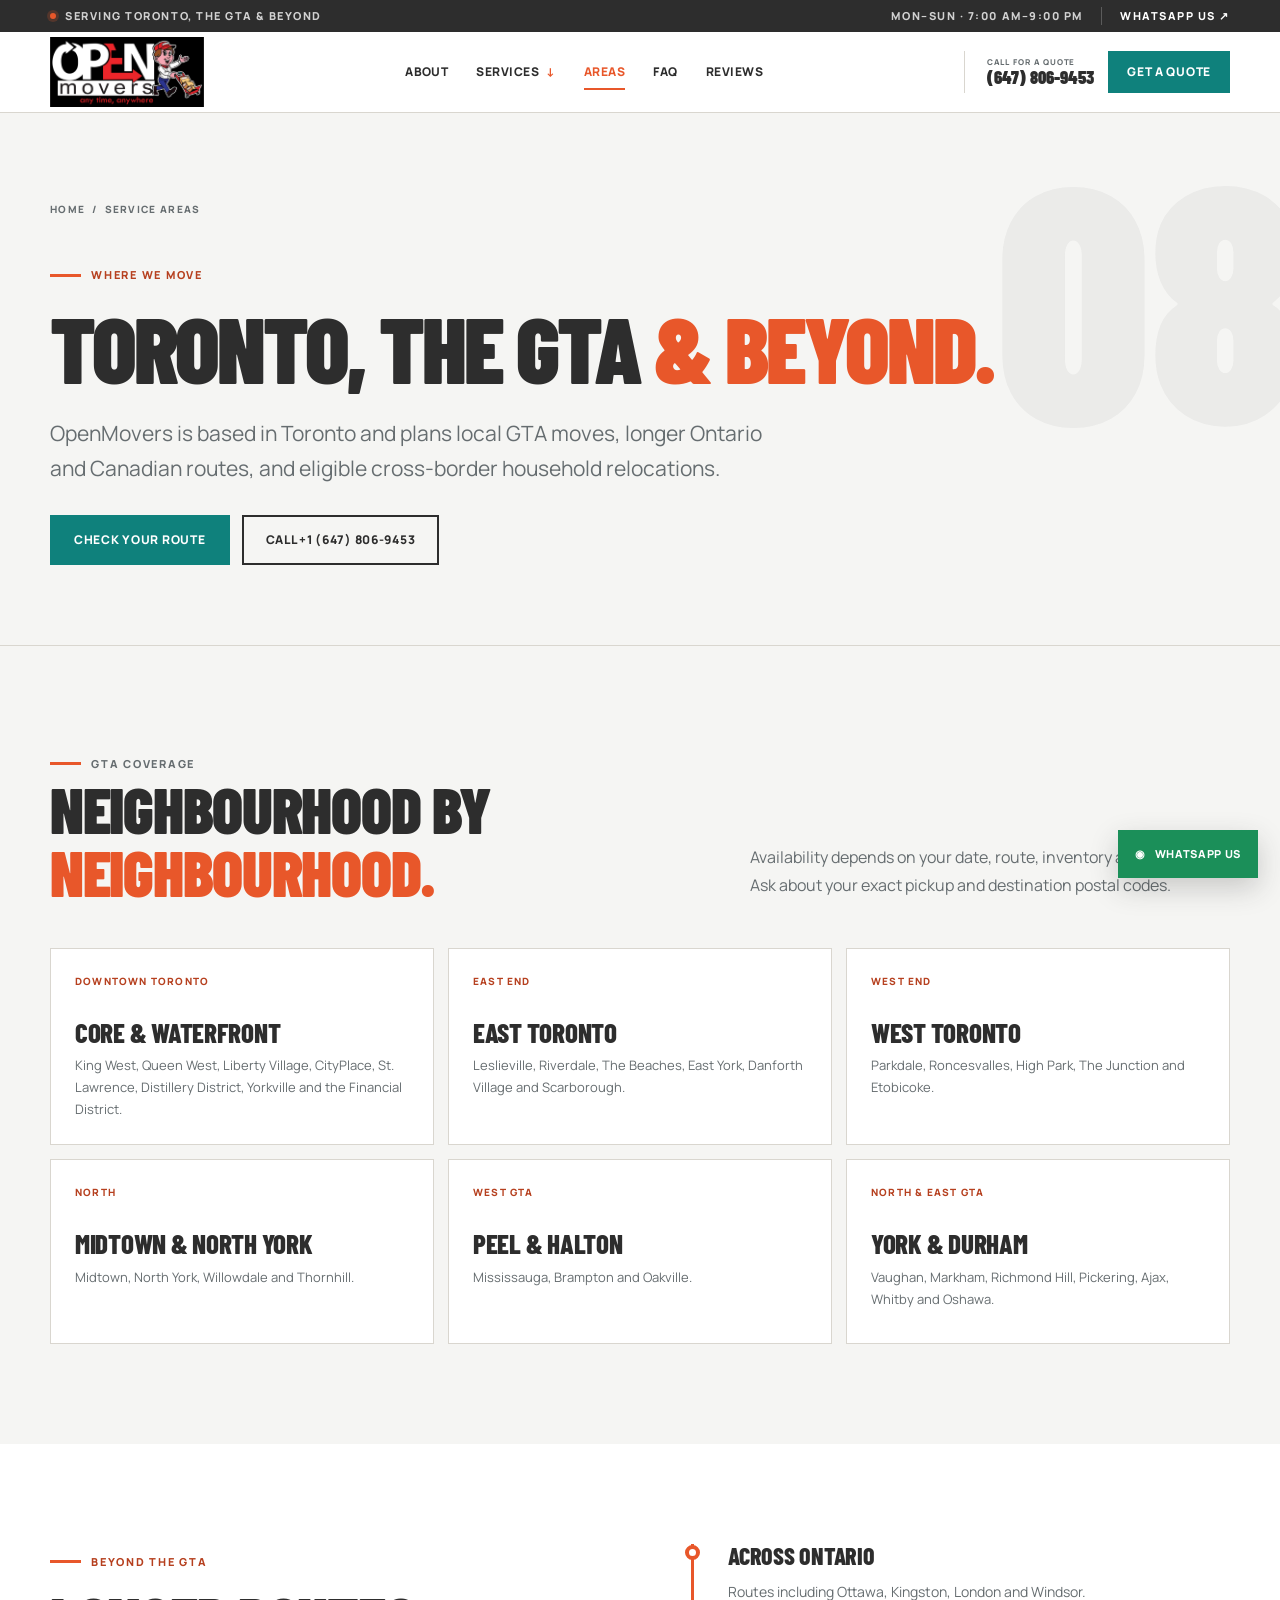
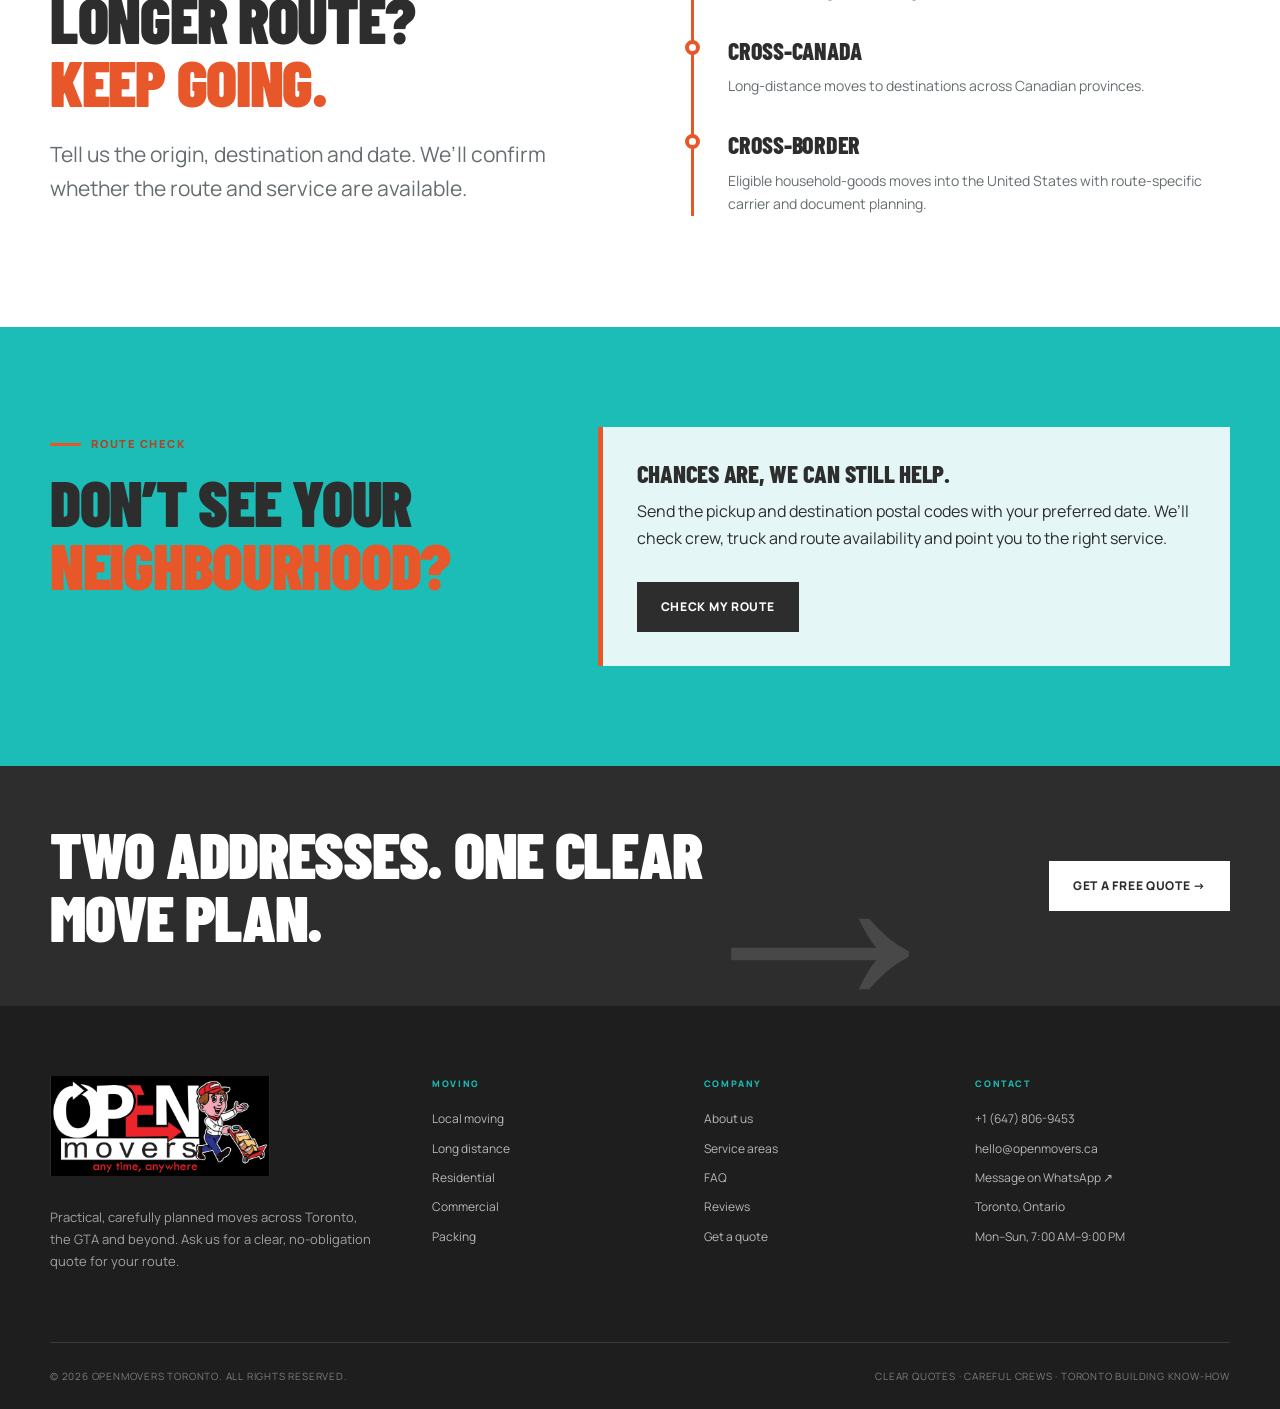
<file: service-areas/index.html>
<!doctype html>
<html lang="en-CA">
<head>
  <meta charset="utf-8"><meta name="viewport" content="width=device-width, initial-scale=1">
  <title>Service Areas | Toronto &amp; GTA Moving Company | OpenMovers Toronto</title>
  <meta name="description" content="OpenMovers serves Toronto, Mississauga, Vaughan, Markham, Etobicoke, Scarborough, North York and the GTA, plus long-distance routes beyond.">
  <link rel="stylesheet" href="/assets/site.css"><script src="/assets/site.js" defer></script>
</head>
<body>
  <div data-site-header></div>
  <main id="main-content">
    <section class="page-hero" data-route="08"><div class="shell">
      <nav class="breadcrumbs" aria-label="Breadcrumb"><a href="/">Home</a><span>/</span><span>Service areas</span></nav>
      <p class="eyebrow">Where we move</p><h1>Toronto, the GTA <span class="display-accent">&amp; beyond.</span></h1>
      <p class="lede">OpenMovers is based in Toronto and plans local GTA moves, longer Ontario and Canadian routes, and eligible cross-border household relocations.</p>
      <div class="page-actions"><a class="button" href="/quote/">Check your route</a><a class="button button-outline" href="tel:+16478069453">Call +1 (647) 806-9453</a></div>
    </div></section>

    <section class="section section-cream"><div class="shell">
      <div class="section-heading" data-reveal><div><p class="eyebrow">GTA coverage</p><h2>Neighbourhood by<br><span class="display-accent">neighbourhood.</span></h2></div><p>Availability depends on your date, route, inventory and access. Ask about your exact pickup and destination postal codes.</p></div>
      <div class="route-grid">
        <div class="route-card" data-reveal><p class="route-meta">Downtown Toronto</p><h3>Core &amp; waterfront</h3><p>King West, Queen West, Liberty Village, CityPlace, St. Lawrence, Distillery District, Yorkville and the Financial District.</p></div>
        <div class="route-card" data-reveal><p class="route-meta">East end</p><h3>East Toronto</h3><p>Leslieville, Riverdale, The Beaches, East York, Danforth Village and Scarborough.</p></div>
        <div class="route-card" data-reveal><p class="route-meta">West end</p><h3>West Toronto</h3><p>Parkdale, Roncesvalles, High Park, The Junction and Etobicoke.</p></div>
        <div class="route-card" data-reveal><p class="route-meta">North</p><h3>Midtown &amp; North York</h3><p>Midtown, North York, Willowdale and Thornhill.</p></div>
        <div class="route-card" data-reveal><p class="route-meta">West GTA</p><h3>Peel &amp; Halton</h3><p>Mississauga, Brampton and Oakville.</p></div>
        <div class="route-card" data-reveal><p class="route-meta">North &amp; East GTA</p><h3>York &amp; Durham</h3><p>Vaughan, Markham, Richmond Hill, Pickering, Ajax, Whitby and Oshawa.</p></div>
      </div>
    </div></section>

    <section class="section"><div class="shell split split-even">
      <div data-reveal><p class="eyebrow">Beyond the GTA</p><h2>Longer route?<br><span class="display-accent">Keep going.</span></h2><p class="lede">Tell us the origin, destination and date. We’ll confirm whether the route and service are available.</p></div>
      <div class="timeline" data-reveal>
        <div class="timeline-item"><h3>Across Ontario</h3><p>Routes including Ottawa, Kingston, London and Windsor.</p></div>
        <div class="timeline-item"><h3>Cross-Canada</h3><p>Long-distance moves to destinations across Canadian provinces.</p></div>
        <div class="timeline-item"><h3>Cross-border</h3><p>Eligible household-goods moves into the United States with route-specific carrier and document planning.</p></div>
      </div>
    </div></section>

    <section class="section section-blue"><div class="shell split">
      <div class="sticky-intro" data-reveal><p class="eyebrow">Route check</p><h2>Don’t see your<br><span class="display-accent">neighbourhood?</span></h2></div>
      <div class="callout" data-reveal><h3>Chances are, we can still help.</h3><p>Send the pickup and destination postal codes with your preferred date. We’ll check crew, truck and route availability and point you to the right service.</p><div class="page-actions"><a class="button button-dark" href="/quote/">Check my route</a></div></div>
    </div></section>
    <section class="cta-band"><div class="shell cta-inner"><h2>Two addresses. One clear move plan.</h2><a class="button button-light" href="/quote/">Get a free quote →</a></div></section>
  </main><div data-site-footer></div>
</body></html>
</file>
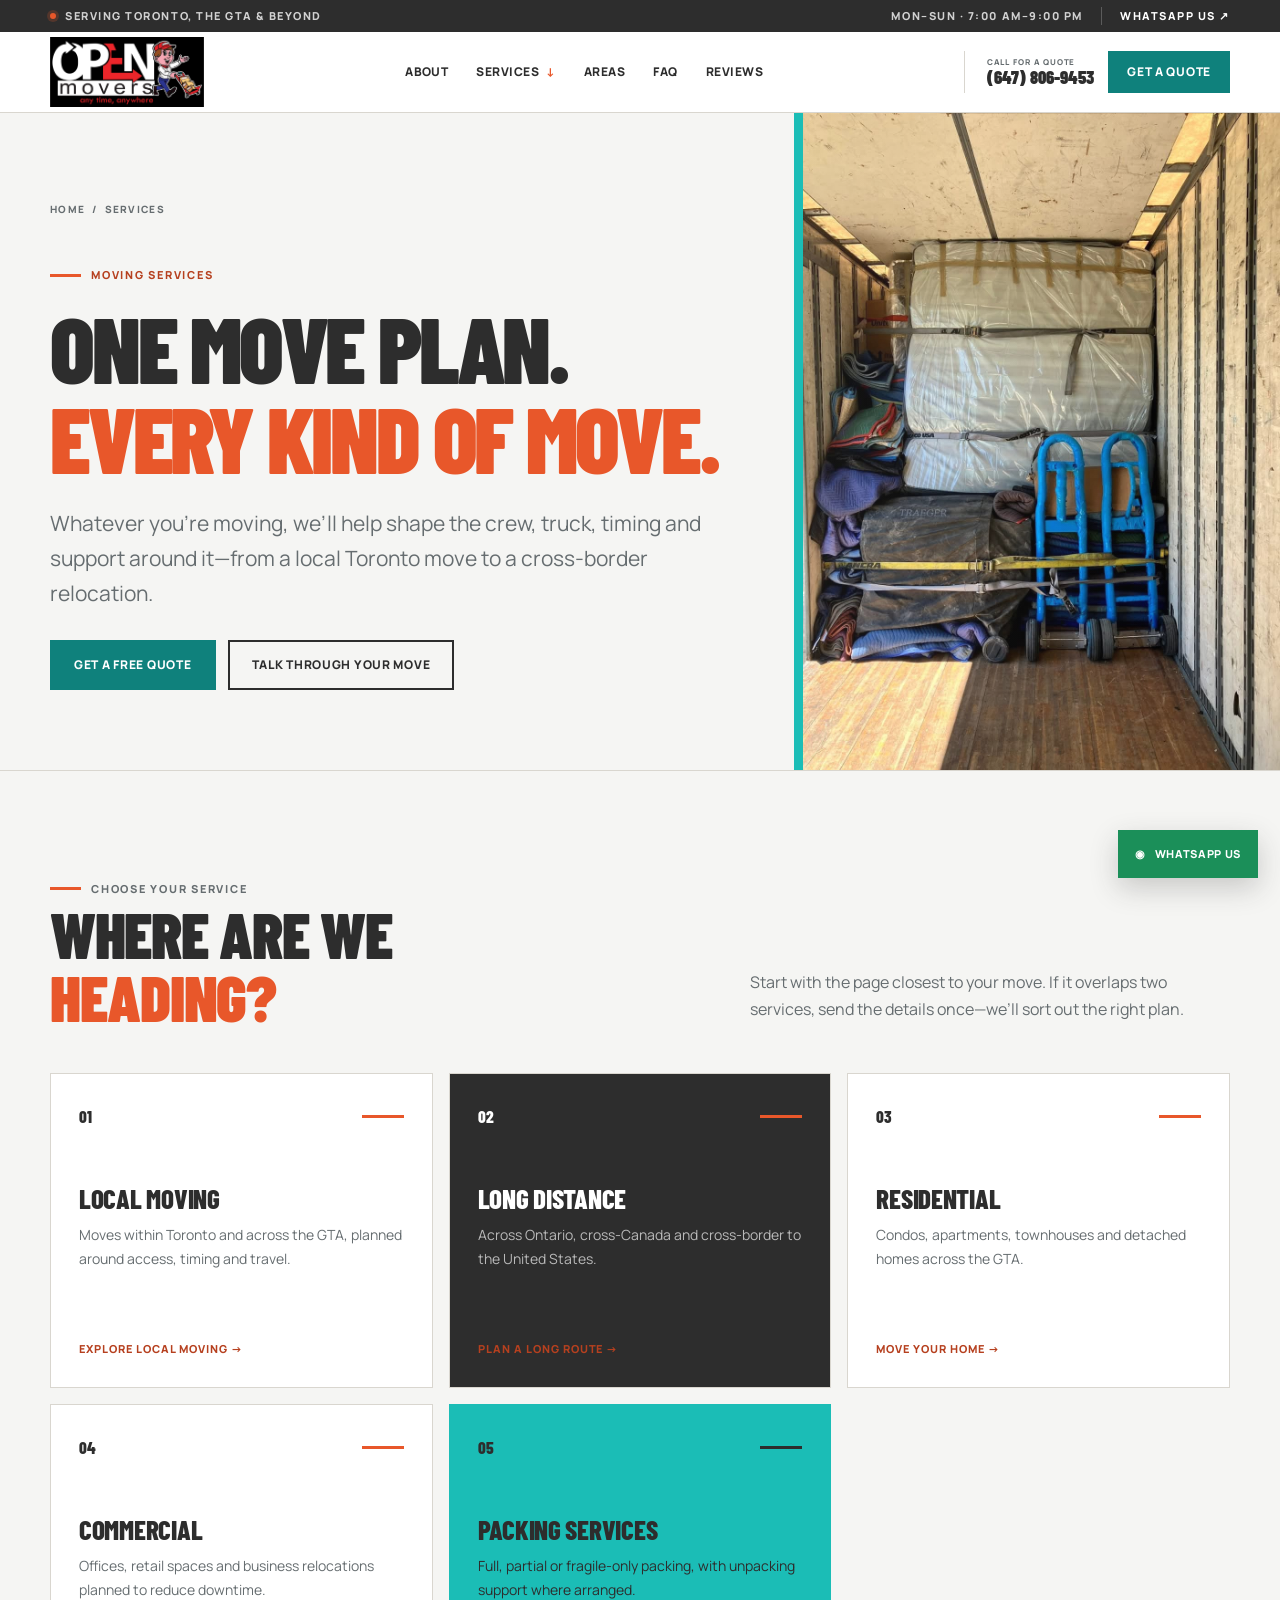
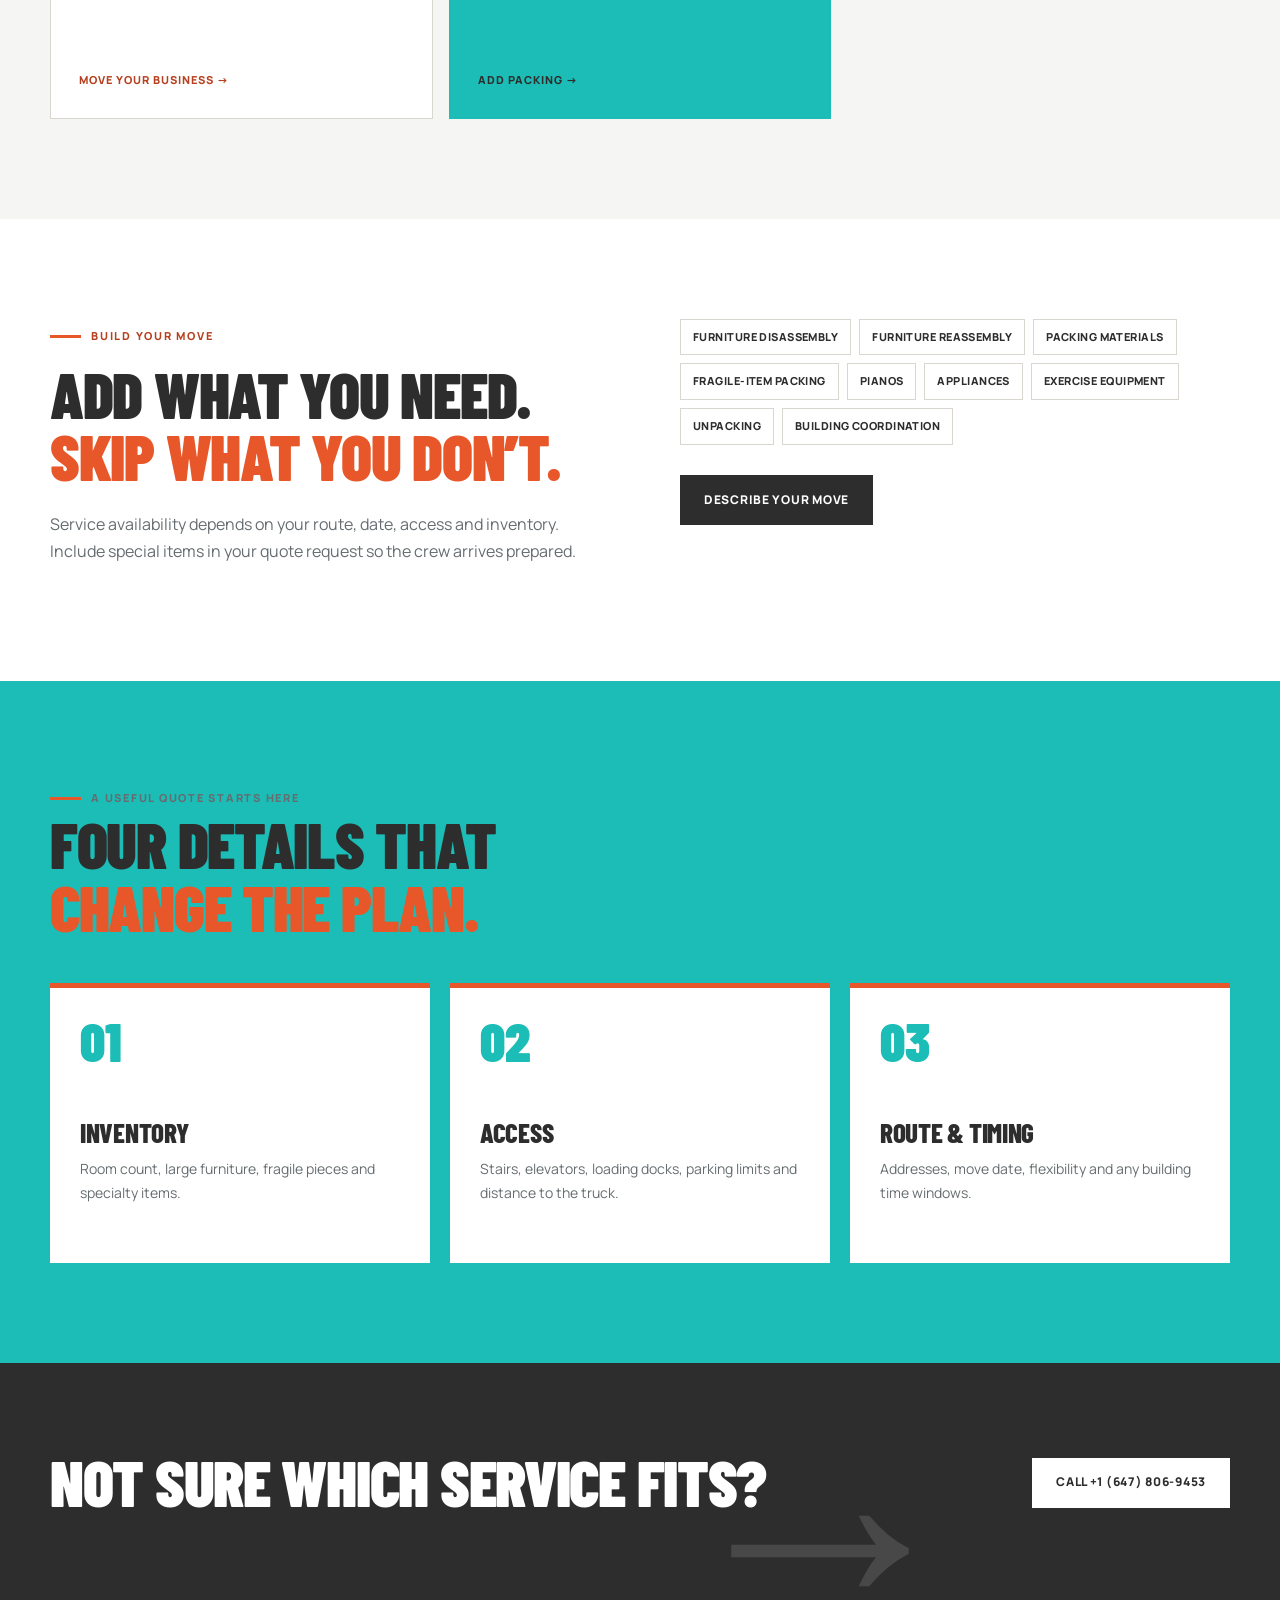
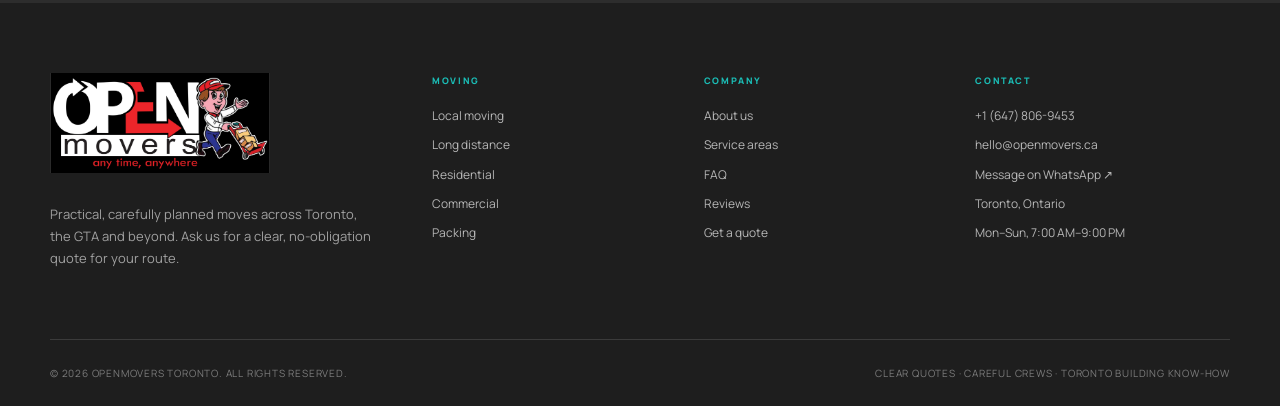
<file: services/index.html>
<!doctype html>
<html lang="en-CA">
<head>
  <meta charset="utf-8"><meta name="viewport" content="width=device-width, initial-scale=1">
  <title>Moving Services Toronto &amp; GTA | Local, Long-Distance, Commercial | OpenMovers</title>
  <meta name="description" content="Explore OpenMovers Toronto moving services: local, long-distance, residential, commercial and packing across Toronto and the GTA. Get a free quote.">
  <link rel="stylesheet" href="/assets/site.css"><script src="/assets/site.js" defer></script>
</head>
<body>
  <div data-site-header></div>
  <main id="main-content">
    <section class="page-hero has-photo" data-route="02" style="--page-photo: url('/assets/images/secure-truck-load.jpg')">
      <div class="shell">
        <nav class="breadcrumbs" aria-label="Breadcrumb"><a href="/">Home</a><span>/</span><span>Services</span></nav>
        <p class="eyebrow">Moving services</p>
        <h1>One move plan. <span class="display-accent">Every kind of move.</span></h1>
        <p class="lede">Whatever you’re moving, we’ll help shape the crew, truck, timing and support around it—from a local Toronto move to a cross-border relocation.</p>
        <div class="page-actions"><a class="button" href="/quote/">Get a free quote</a><a class="button button-outline" href="tel:+16478069453">Talk through your move</a></div>
      </div>
    </section>

    <section class="section section-cream">
      <div class="shell">
        <div class="section-heading" data-reveal><div><p class="eyebrow">Choose your service</p><h2>Where are we<br><span class="display-accent">heading?</span></h2></div><p>Start with the page closest to your move. If it overlaps two services, send the details once—we’ll sort out the right plan.</p></div>
        <div class="card-grid">
          <a class="service-card" href="/services/local-moving/" data-reveal><span class="card-index">01</span><h3>Local moving</h3><p>Moves within Toronto and across the GTA, planned around access, timing and travel.</p><span class="text-link">Explore local moving →</span></a>
          <a class="service-card" href="/services/long-distance/" data-reveal><span class="card-index">02</span><h3>Long distance</h3><p>Across Ontario, cross-Canada and cross-border to the United States.</p><span class="text-link">Plan a long route →</span></a>
          <a class="service-card" href="/services/residential-moving/" data-reveal><span class="card-index">03</span><h3>Residential</h3><p>Condos, apartments, townhouses and detached homes across the GTA.</p><span class="text-link">Move your home →</span></a>
          <a class="service-card" href="/services/commercial-moving/" data-reveal><span class="card-index">04</span><h3>Commercial</h3><p>Offices, retail spaces and business relocations planned to reduce downtime.</p><span class="text-link">Move your business →</span></a>
          <a class="service-card" href="/services/packing-services/" data-reveal><span class="card-index">05</span><h3>Packing services</h3><p>Full, partial or fragile-only packing, with unpacking support where arranged.</p><span class="text-link">Add packing →</span></a>
        </div>
      </div>
    </section>

    <section class="section">
      <div class="shell split split-even">
        <div data-reveal><p class="eyebrow">Build your move</p><h2>Add what you need.<br><span class="display-accent">Skip what you don’t.</span></h2><p class="copy">Service availability depends on your route, date, access and inventory. Include special items in your quote request so the crew arrives prepared.</p></div>
        <div data-reveal><div class="tag-list"><span class="tag">Furniture disassembly</span><span class="tag">Furniture reassembly</span><span class="tag">Packing materials</span><span class="tag">Fragile-item packing</span><span class="tag">Pianos</span><span class="tag">Appliances</span><span class="tag">Exercise equipment</span><span class="tag">Unpacking</span><span class="tag">Building coordination</span></div><div class="page-actions"><a class="button button-dark" href="/quote/">Describe your move</a></div></div>
      </div>
    </section>

    <section class="section section-blue">
      <div class="shell">
        <div class="section-heading" data-reveal><div><p class="eyebrow">A useful quote starts here</p><h2>Four details that<br><span class="display-accent">change the plan.</span></h2></div></div>
        <div class="steps">
          <div class="step" data-reveal><h3>Inventory</h3><p>Room count, large furniture, fragile pieces and specialty items.</p></div>
          <div class="step" data-reveal><h3>Access</h3><p>Stairs, elevators, loading docks, parking limits and distance to the truck.</p></div>
          <div class="step" data-reveal><h3>Route &amp; timing</h3><p>Addresses, move date, flexibility and any building time windows.</p></div>
        </div>
      </div>
    </section>

    <section class="cta-band"><div class="shell cta-inner"><h2>Not sure which service fits?</h2><a class="button button-light" href="tel:+16478069453">Call +1 (647) 806-9453</a></div></section>
  </main>
  <div data-site-footer></div>
</body>
</html>
</file>
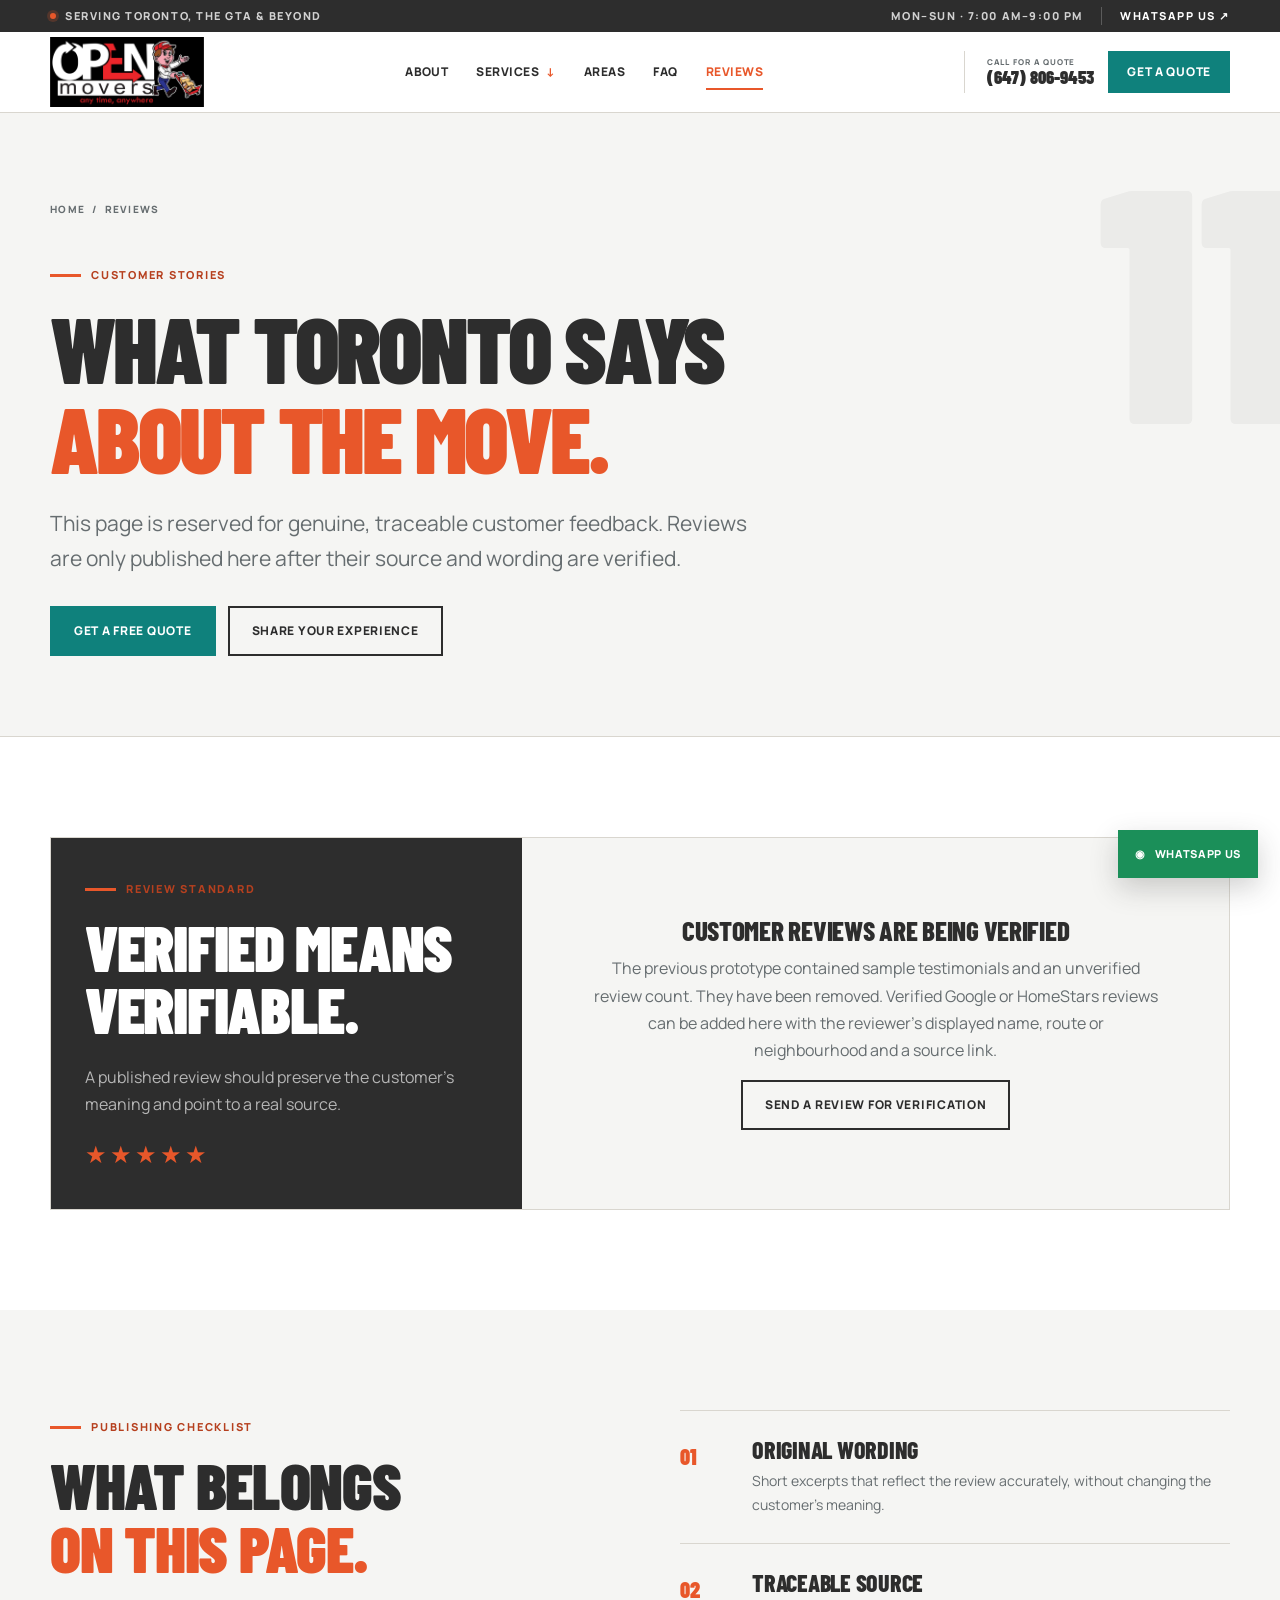
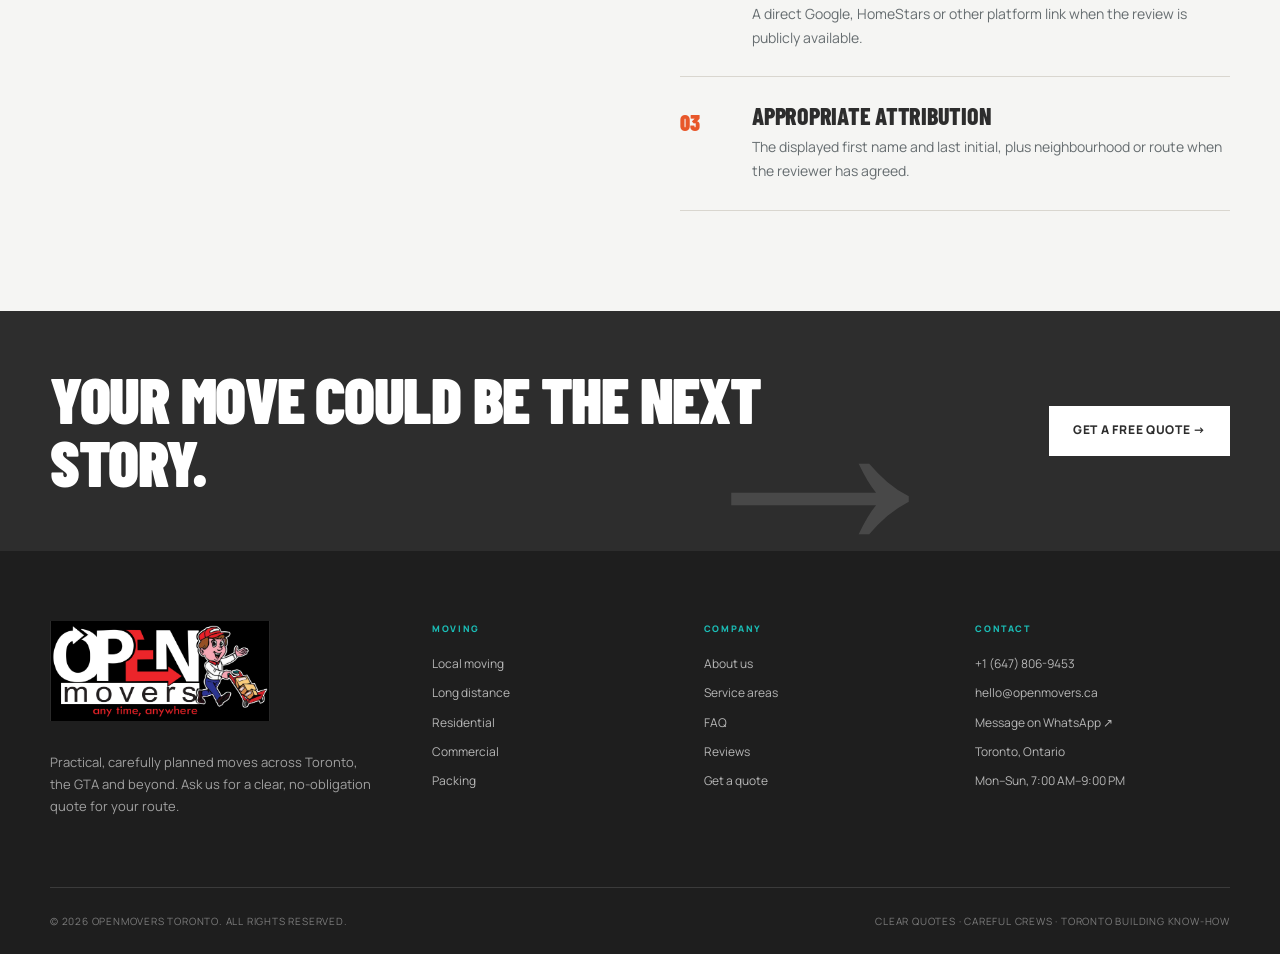
<file: testimonials/index.html>
<!doctype html>
<html lang="en-CA">
<head>
  <meta charset="utf-8"><meta name="viewport" content="width=device-width, initial-scale=1">
  <title>Reviews &amp; Testimonials | OpenMovers Toronto Movers</title>
  <meta name="description" content="OpenMovers Toronto publishes verified customer feedback from moving clients across Toronto and the GTA. No fabricated testimonials or inflated counts.">
  <link rel="stylesheet" href="/assets/site.css"><script src="/assets/site.js" defer></script>
</head>
<body>
  <div data-site-header></div>
  <main id="main-content">
    <section class="page-hero" data-route="11"><div class="shell">
      <nav class="breadcrumbs" aria-label="Breadcrumb"><a href="/">Home</a><span>/</span><span>Reviews</span></nav>
      <p class="eyebrow">Customer stories</p><h1>What Toronto says<br><span class="display-accent">about the move.</span></h1>
      <p class="lede">This page is reserved for genuine, traceable customer feedback. Reviews are only published here after their source and wording are verified.</p>
      <div class="page-actions"><a class="button" href="/quote/">Get a free quote</a><a class="button button-outline" href="mailto:hello@openmovers.ca?subject=OpenMovers%20review">Share your experience</a></div>
    </div></section>

    <section class="section"><div class="shell review-gate" data-reveal>
      <div class="review-side"><div><p class="eyebrow">Review standard</p><h2>Verified means<br>verifiable.</h2><p style="color:rgba(255,255,255,.65)">A published review should preserve the customer’s meaning and point to a real source.</p></div><div class="stars" aria-label="Five stars">★★★★★</div></div>
      <div class="review-empty"><div><h3>Customer reviews are being verified</h3><p>The previous prototype contained sample testimonials and an unverified review count. They have been removed. Verified Google or HomeStars reviews can be added here with the reviewer’s displayed name, route or neighbourhood and a source link.</p><a class="button button-outline" href="mailto:hello@openmovers.ca?subject=Verified%20review%20for%20the%20website">Send a review for verification</a></div></div>
    </div></section>

    <section class="section section-cream"><div class="shell split split-even">
      <div data-reveal><p class="eyebrow">Publishing checklist</p><h2>What belongs<br><span class="display-accent">on this page.</span></h2></div>
      <div class="feature-list" data-reveal>
        <div class="feature-row"><span class="feature-number">01</span><div><h3>Original wording</h3><p>Short excerpts that reflect the review accurately, without changing the customer’s meaning.</p></div></div>
        <div class="feature-row"><span class="feature-number">02</span><div><h3>Traceable source</h3><p>A direct Google, HomeStars or other platform link when the review is publicly available.</p></div></div>
        <div class="feature-row"><span class="feature-number">03</span><div><h3>Appropriate attribution</h3><p>The displayed first name and last initial, plus neighbourhood or route when the reviewer has agreed.</p></div></div>
      </div>
    </div></section>
    <section class="cta-band"><div class="shell cta-inner"><h2>Your move could be the next story.</h2><a class="button button-light" href="/quote/">Get a free quote →</a></div></section>
  </main><div data-site-footer></div>
</body></html>
</file>
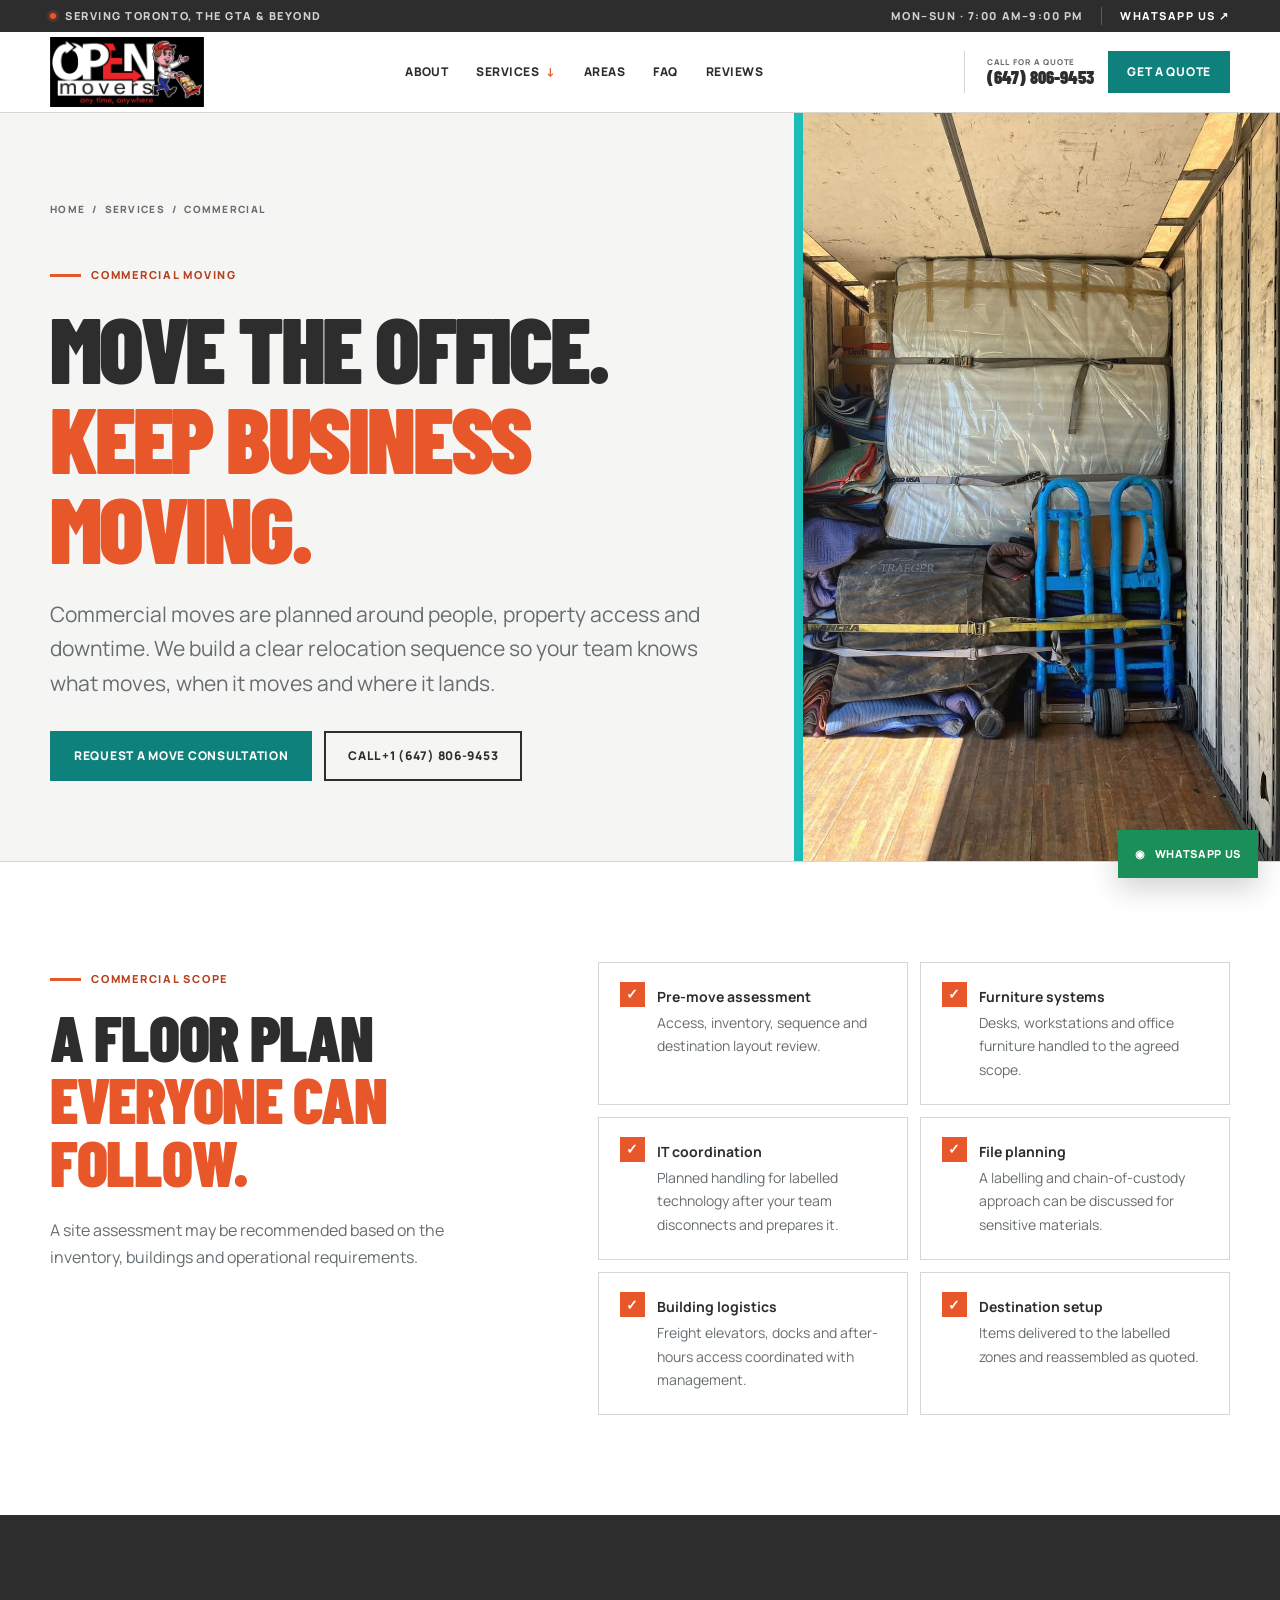
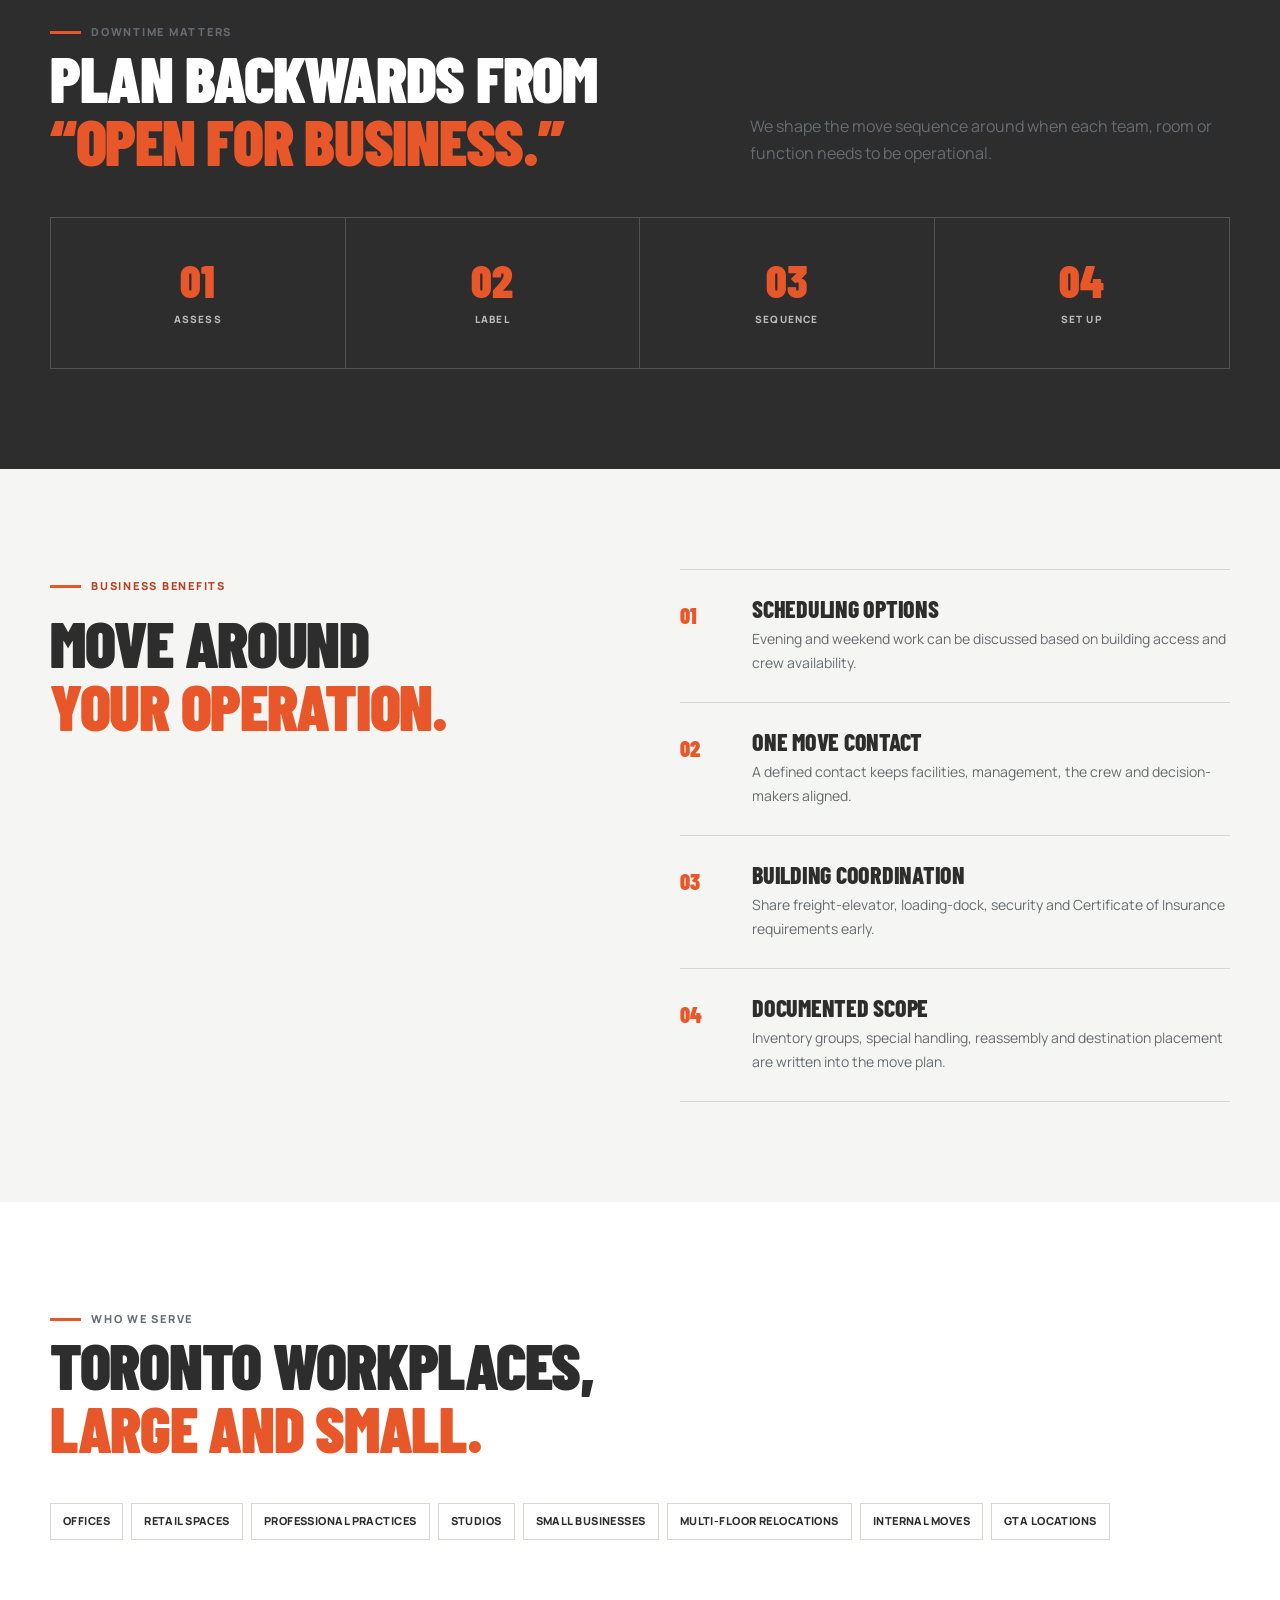
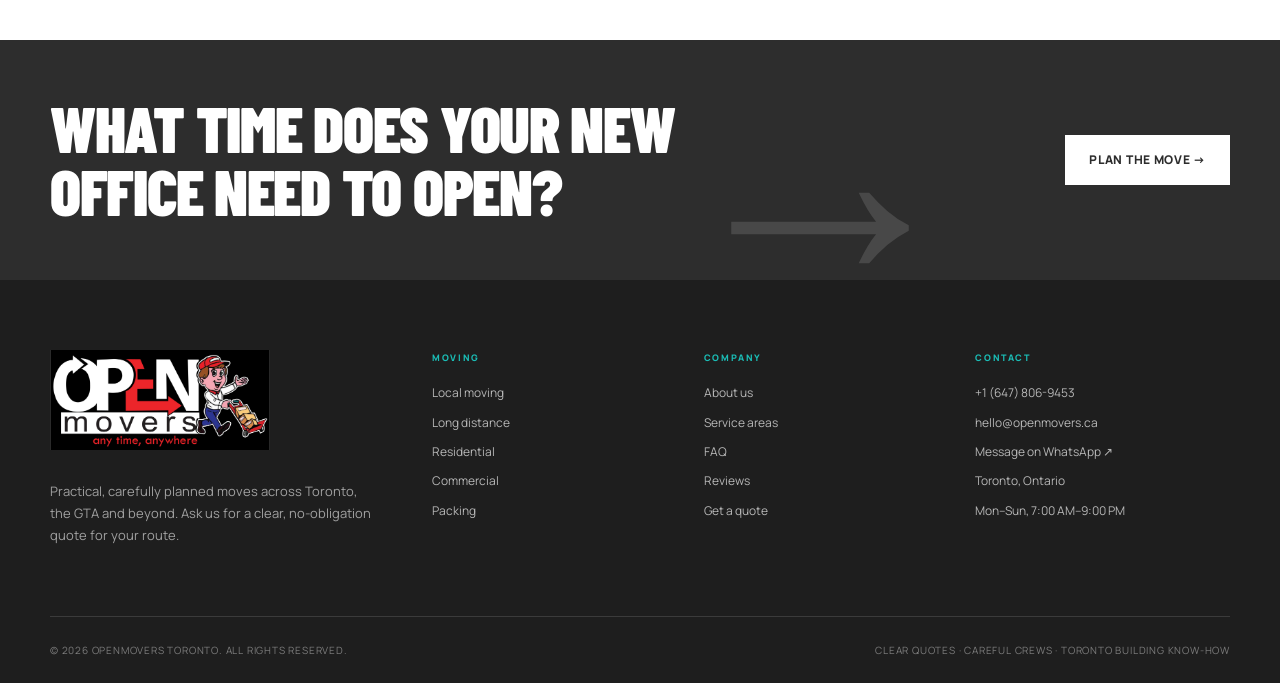
<file: services/commercial-moving/index.html>
<!doctype html>
<html lang="en-CA">
<head>
  <meta charset="utf-8"><meta name="viewport" content="width=device-width, initial-scale=1">
  <title>Commercial &amp; Office Movers Toronto | Business Relocation | OpenMovers</title>
  <meta name="description" content="Commercial and office movers in Toronto and the GTA. Building coordination, after-hours planning and structured business relocations. Request a consultation.">
  <link rel="stylesheet" href="/assets/site.css"><script src="/assets/site.js" defer></script>
</head>
<body>
  <div data-site-header></div>
  <main id="main-content">
    <section class="page-hero has-photo" data-route="06" style="--page-photo: url('/assets/images/secure-truck-load.jpg')"><div class="shell">
      <nav class="breadcrumbs" aria-label="Breadcrumb"><a href="/">Home</a><span>/</span><a href="/services/">Services</a><span>/</span><span>Commercial</span></nav>
      <p class="eyebrow">Commercial moving</p><h1>Move the office.<br><span class="display-accent">Keep business moving.</span></h1>
      <p class="lede">Commercial moves are planned around people, property access and downtime. We build a clear relocation sequence so your team knows what moves, when it moves and where it lands.</p>
      <div class="page-actions"><a class="button" href="/quote/">Request a move consultation</a><a class="button button-outline" href="tel:+16478069453">Call +1 (647) 806-9453</a></div>
    </div></section>

    <section class="section"><div class="shell split">
      <div class="sticky-intro" data-reveal><p class="eyebrow">Commercial scope</p><h2>A floor plan<br><span class="display-accent">everyone can follow.</span></h2><p class="copy">A site assessment may be recommended based on the inventory, buildings and operational requirements.</p></div>
      <div class="inclusion-grid" data-reveal>
        <div class="check-card"><strong>Pre-move assessment</strong>Access, inventory, sequence and destination layout review.</div>
        <div class="check-card"><strong>Furniture systems</strong>Desks, workstations and office furniture handled to the agreed scope.</div>
        <div class="check-card"><strong>IT coordination</strong>Planned handling for labelled technology after your team disconnects and prepares it.</div>
        <div class="check-card"><strong>File planning</strong>A labelling and chain-of-custody approach can be discussed for sensitive materials.</div>
        <div class="check-card"><strong>Building logistics</strong>Freight elevators, docks and after-hours access coordinated with management.</div>
        <div class="check-card"><strong>Destination setup</strong>Items delivered to the labelled zones and reassembled as quoted.</div>
      </div>
    </div></section>

    <section class="section section-ink"><div class="shell">
      <div class="section-heading" data-reveal><div><p class="eyebrow">Downtime matters</p><h2>Plan backwards from <span class="display-accent">“open for business.”</span></h2></div><p>We shape the move sequence around when each team, room or function needs to be operational.</p></div>
      <div class="stat-row" data-reveal>
        <div class="stat"><strong>01</strong><span>Assess</span></div><div class="stat"><strong>02</strong><span>Label</span></div><div class="stat"><strong>03</strong><span>Sequence</span></div><div class="stat"><strong>04</strong><span>Set up</span></div>
      </div>
    </div></section>

    <section class="section section-cream"><div class="shell split split-even">
      <div data-reveal><p class="eyebrow">Business benefits</p><h2>Move around<br><span class="display-accent">your operation.</span></h2></div>
      <div class="feature-list" data-reveal>
        <div class="feature-row"><span class="feature-number">01</span><div><h3>Scheduling options</h3><p>Evening and weekend work can be discussed based on building access and crew availability.</p></div></div>
        <div class="feature-row"><span class="feature-number">02</span><div><h3>One move contact</h3><p>A defined contact keeps facilities, management, the crew and decision-makers aligned.</p></div></div>
        <div class="feature-row"><span class="feature-number">03</span><div><h3>Building coordination</h3><p>Share freight-elevator, loading-dock, security and Certificate of Insurance requirements early.</p></div></div>
        <div class="feature-row"><span class="feature-number">04</span><div><h3>Documented scope</h3><p>Inventory groups, special handling, reassembly and destination placement are written into the move plan.</p></div></div>
      </div>
    </div></section>

    <section class="section"><div class="shell">
      <div class="section-heading" data-reveal><div><p class="eyebrow">Who we serve</p><h2>Toronto workplaces,<br><span class="display-accent">large and small.</span></h2></div></div>
      <div class="tag-list" data-reveal><span class="tag">Offices</span><span class="tag">Retail spaces</span><span class="tag">Professional practices</span><span class="tag">Studios</span><span class="tag">Small businesses</span><span class="tag">Multi-floor relocations</span><span class="tag">Internal moves</span><span class="tag">GTA locations</span></div>
    </div></section>

    <section class="cta-band"><div class="shell cta-inner"><h2>What time does your new office need to open?</h2><a class="button button-light" href="/quote/">Plan the move →</a></div></section>
  </main><div data-site-footer></div>
</body></html>
</file>
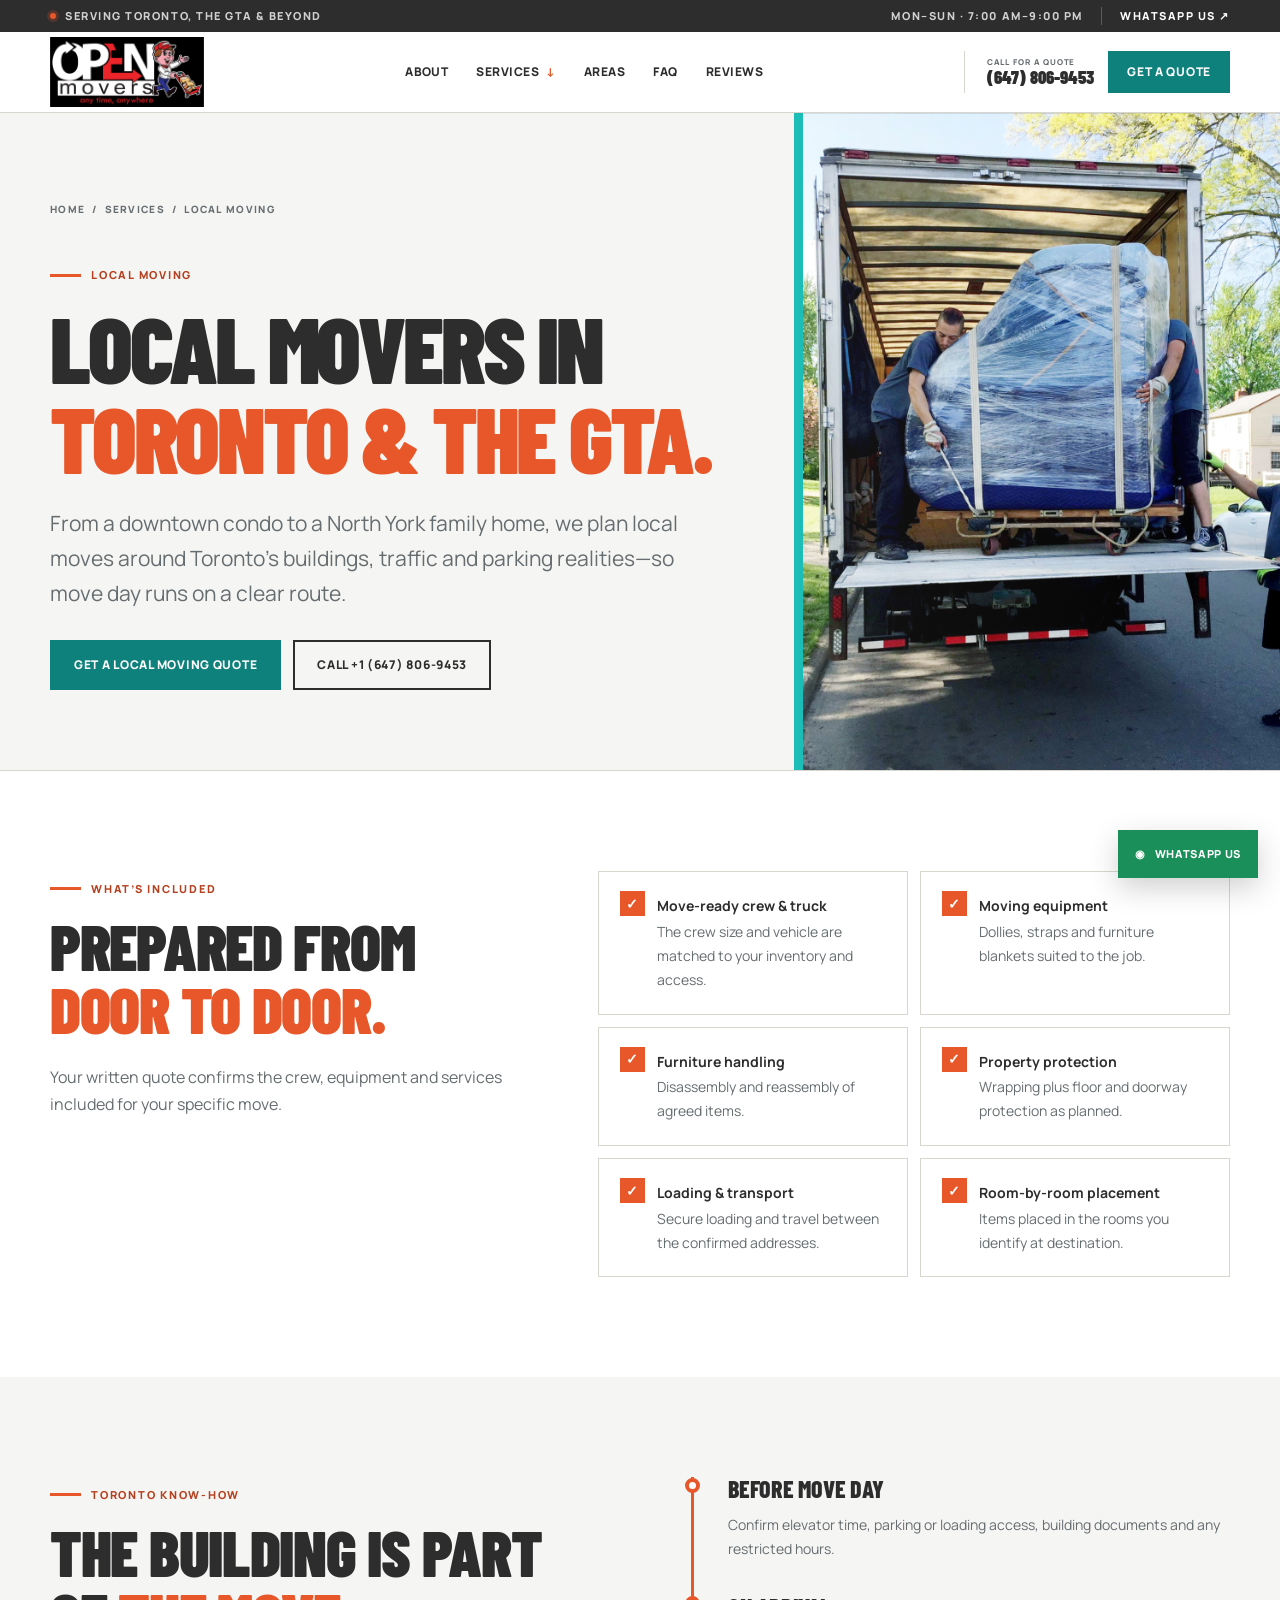
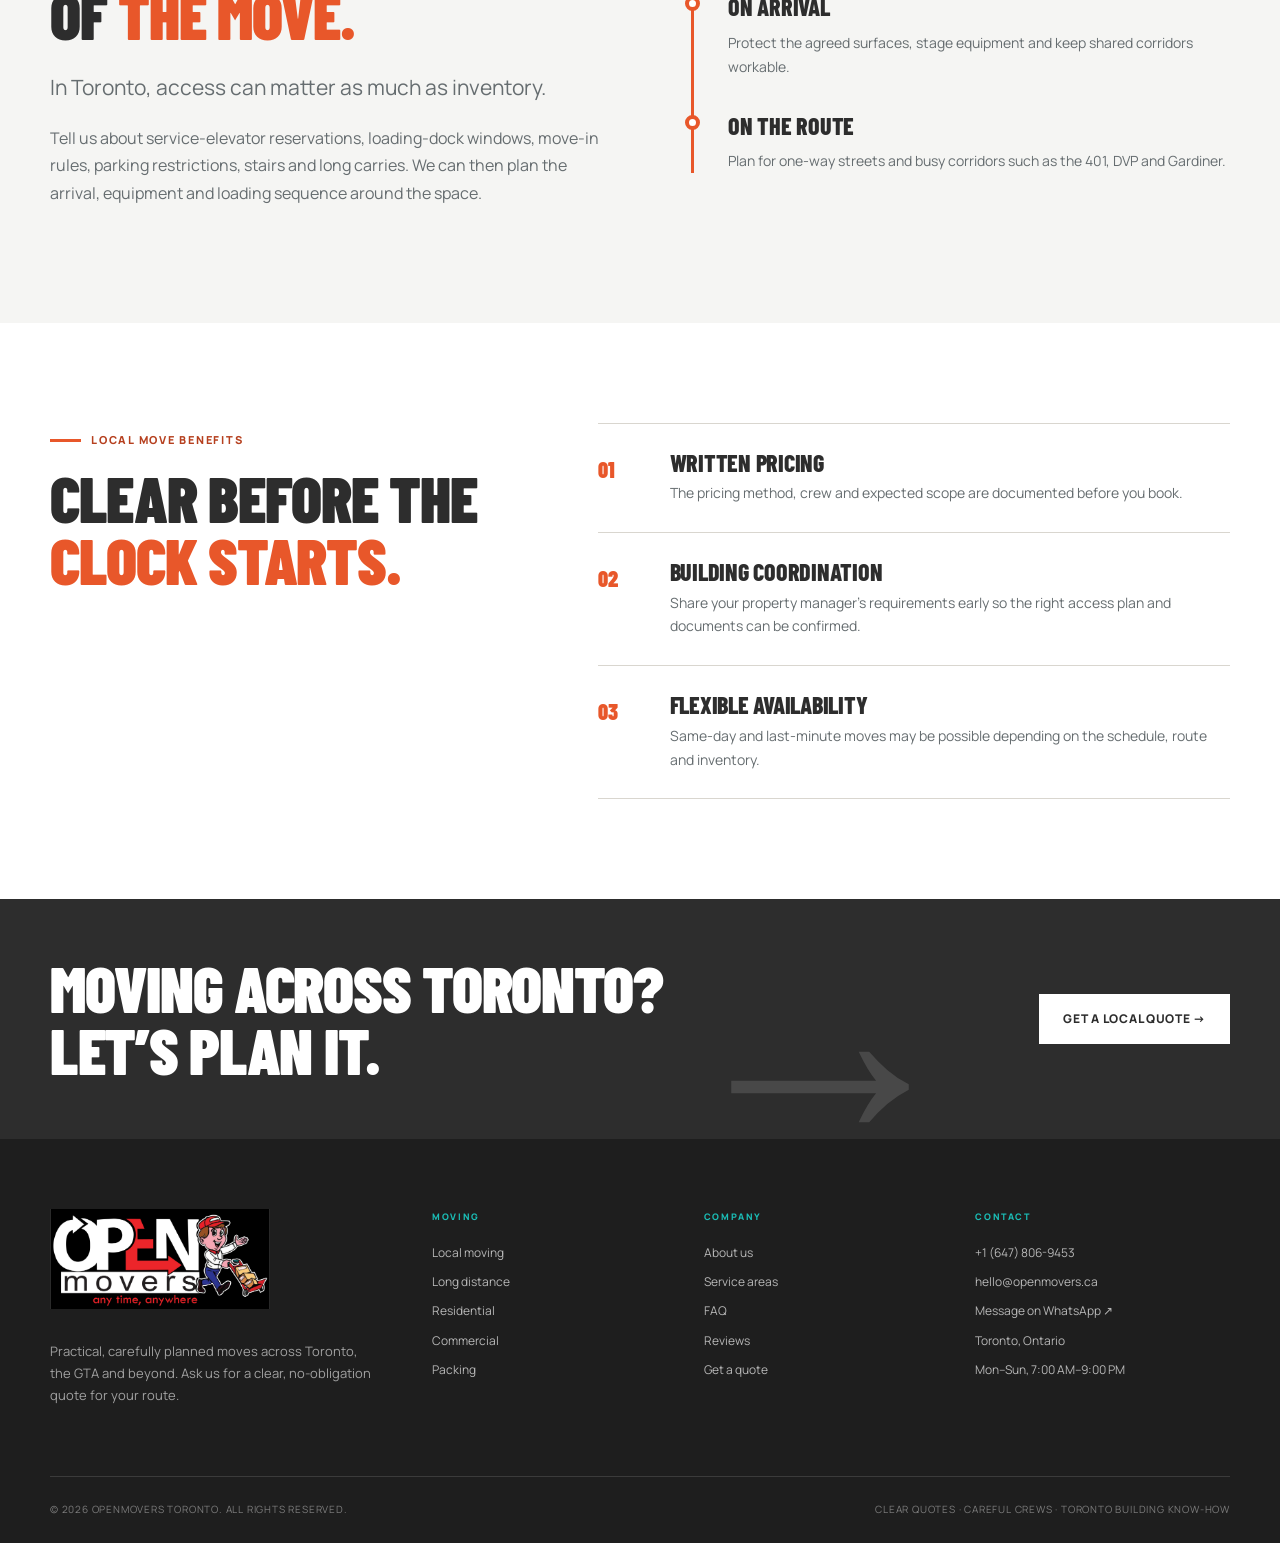
<file: services/local-moving/index.html>
<!doctype html>
<html lang="en-CA">
<head>
  <meta charset="utf-8"><meta name="viewport" content="width=device-width, initial-scale=1">
  <title>Local Movers Toronto | GTA Moving Company | OpenMovers Toronto</title>
  <meta name="description" content="Local movers in Toronto and the GTA. Clear written quotes, furniture protection, elevator and building coordination. Get a free local moving quote.">
  <link rel="stylesheet" href="/assets/site.css"><script src="/assets/site.js" defer></script>
</head>
<body>
  <div data-site-header></div>
  <main id="main-content">
    <section class="page-hero has-photo" data-route="03" style="--page-photo: url('/assets/images/crew-loading-sofa.jpg')"><div class="shell">
      <nav class="breadcrumbs" aria-label="Breadcrumb"><a href="/">Home</a><span>/</span><a href="/services/">Services</a><span>/</span><span>Local moving</span></nav>
      <p class="eyebrow">Local moving</p><h1>Local movers in <span class="display-accent">Toronto &amp; the GTA.</span></h1>
      <p class="lede">From a downtown condo to a North York family home, we plan local moves around Toronto’s buildings, traffic and parking realities—so move day runs on a clear route.</p>
      <div class="page-actions"><a class="button" href="/quote/">Get a local moving quote</a><a class="button button-outline" href="tel:+16478069453">Call +1 (647) 806-9453</a></div>
    </div></section>

    <section class="section"><div class="shell split">
      <div class="sticky-intro" data-reveal><p class="eyebrow">What’s included</p><h2>Prepared from<br><span class="display-accent">door to door.</span></h2><p class="copy">Your written quote confirms the crew, equipment and services included for your specific move.</p></div>
      <div class="inclusion-grid" data-reveal>
        <div class="check-card"><strong>Move-ready crew &amp; truck</strong>The crew size and vehicle are matched to your inventory and access.</div>
        <div class="check-card"><strong>Moving equipment</strong>Dollies, straps and furniture blankets suited to the job.</div>
        <div class="check-card"><strong>Furniture handling</strong>Disassembly and reassembly of agreed items.</div>
        <div class="check-card"><strong>Property protection</strong>Wrapping plus floor and doorway protection as planned.</div>
        <div class="check-card"><strong>Loading &amp; transport</strong>Secure loading and travel between the confirmed addresses.</div>
        <div class="check-card"><strong>Room-by-room placement</strong>Items placed in the rooms you identify at destination.</div>
      </div>
    </div></section>

    <section class="section section-cream"><div class="shell split split-even">
      <div data-reveal><p class="eyebrow">Toronto know-how</p><h2>The building is part of <span class="display-accent">the move.</span></h2><p class="lede">In Toronto, access can matter as much as inventory.</p><p class="copy">Tell us about service-elevator reservations, loading-dock windows, move-in rules, parking restrictions, stairs and long carries. We can then plan the arrival, equipment and loading sequence around the space.</p></div>
      <div class="timeline" data-reveal>
        <div class="timeline-item"><h3>Before move day</h3><p>Confirm elevator time, parking or loading access, building documents and any restricted hours.</p></div>
        <div class="timeline-item"><h3>On arrival</h3><p>Protect the agreed surfaces, stage equipment and keep shared corridors workable.</p></div>
        <div class="timeline-item"><h3>On the route</h3><p>Plan for one-way streets and busy corridors such as the 401, DVP and Gardiner.</p></div>
      </div>
    </div></section>

    <section class="section"><div class="shell split">
      <div class="sticky-intro" data-reveal><p class="eyebrow">Local move benefits</p><h2>Clear before the<br><span class="display-accent">clock starts.</span></h2></div>
      <div class="feature-list" data-reveal>
        <div class="feature-row"><span class="feature-number">01</span><div><h3>Written pricing</h3><p>The pricing method, crew and expected scope are documented before you book.</p></div></div>
        <div class="feature-row"><span class="feature-number">02</span><div><h3>Building coordination</h3><p>Share your property manager’s requirements early so the right access plan and documents can be confirmed.</p></div></div>
        <div class="feature-row"><span class="feature-number">03</span><div><h3>Flexible availability</h3><p>Same-day and last-minute moves may be possible depending on the schedule, route and inventory.</p></div></div>
      </div>
    </div></section>

    <section class="cta-band"><div class="shell cta-inner"><h2>Moving across Toronto? Let’s plan it.</h2><a class="button button-light" href="/quote/">Get a local quote →</a></div></section>
  </main><div data-site-footer></div>
</body></html>
</file>
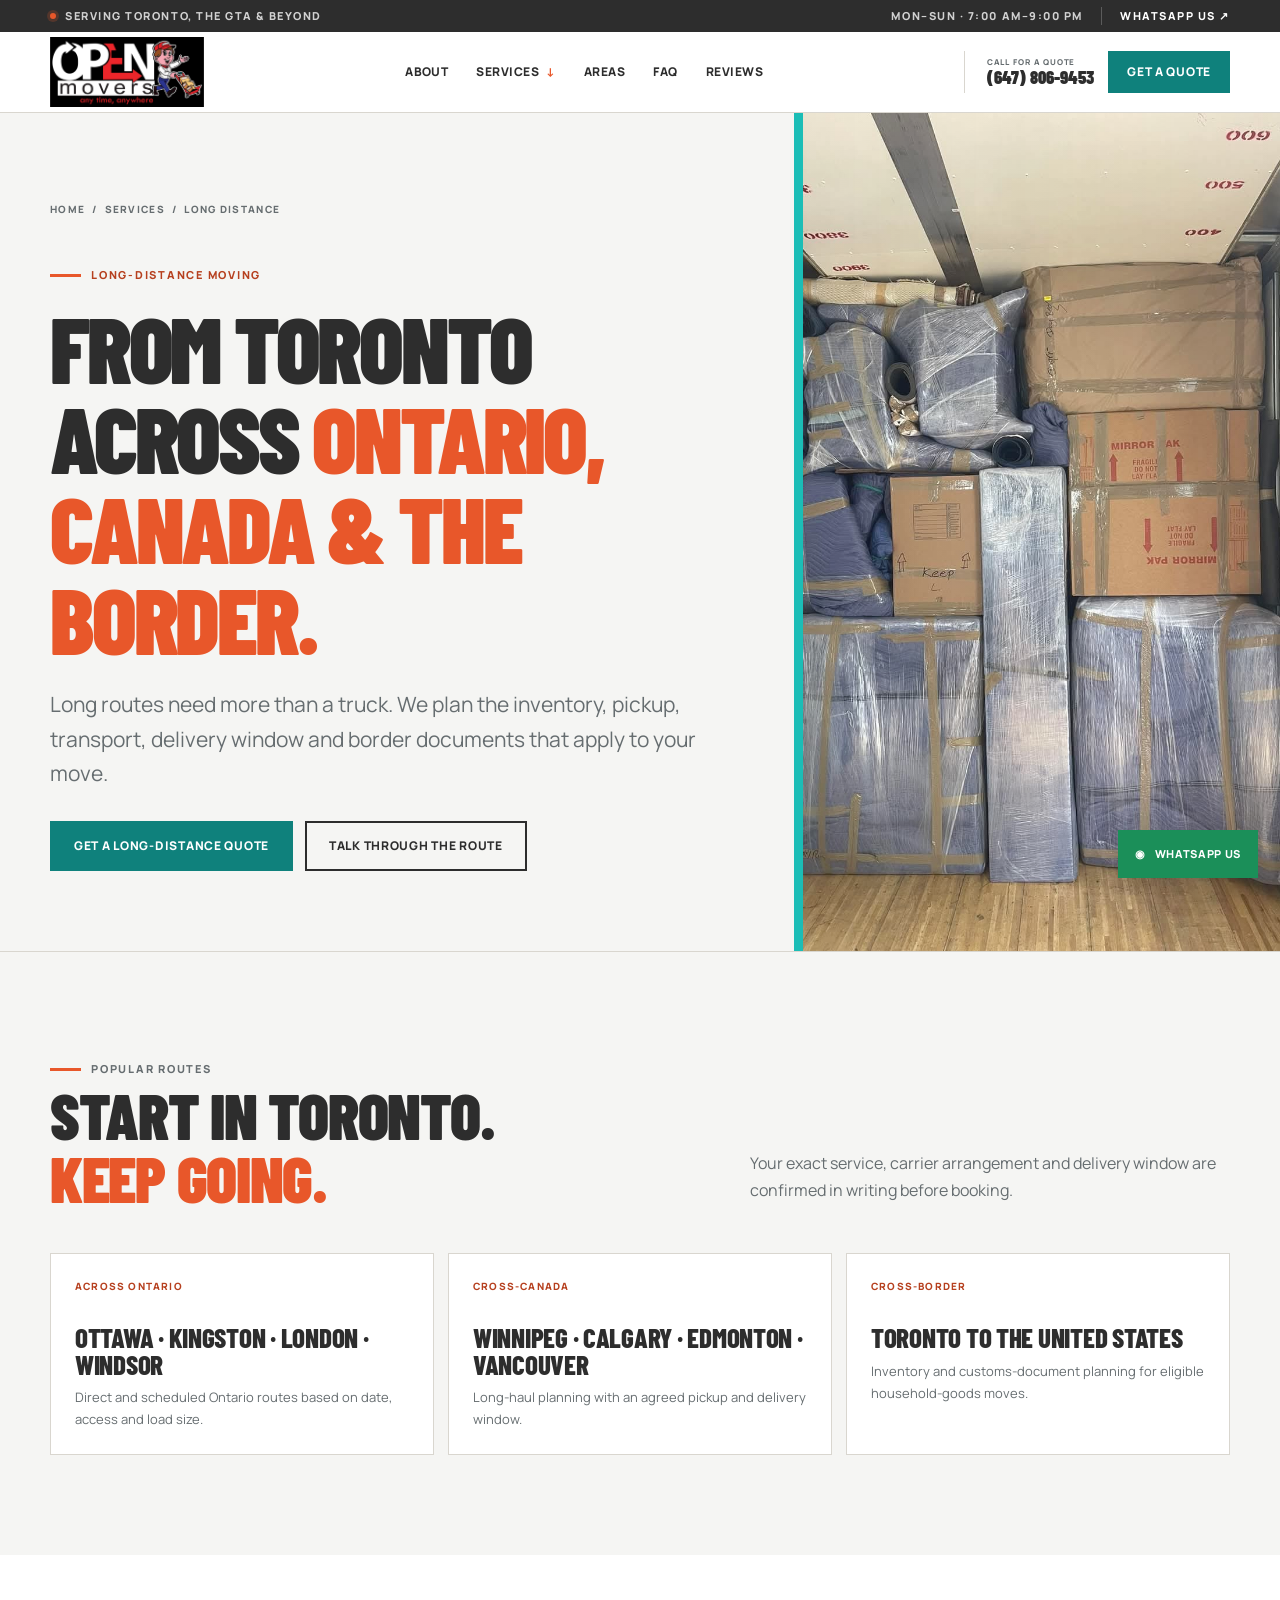
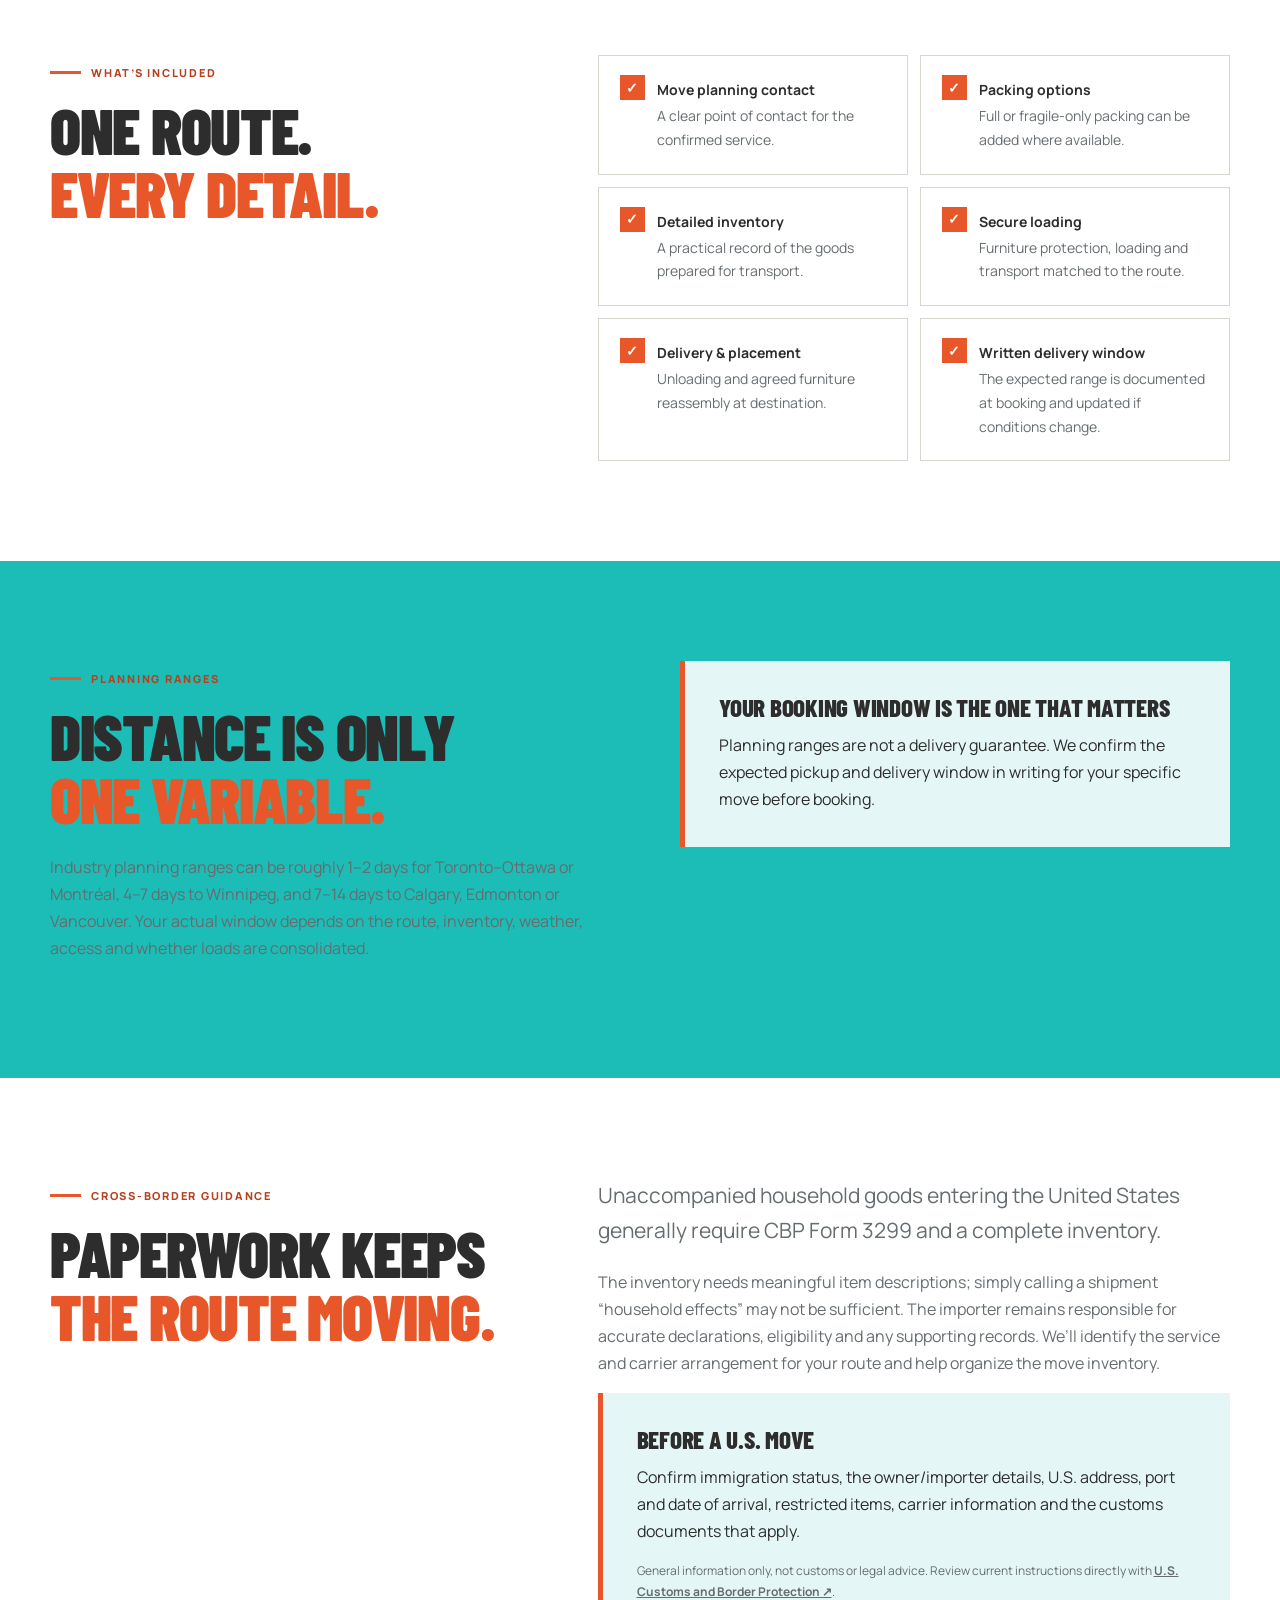
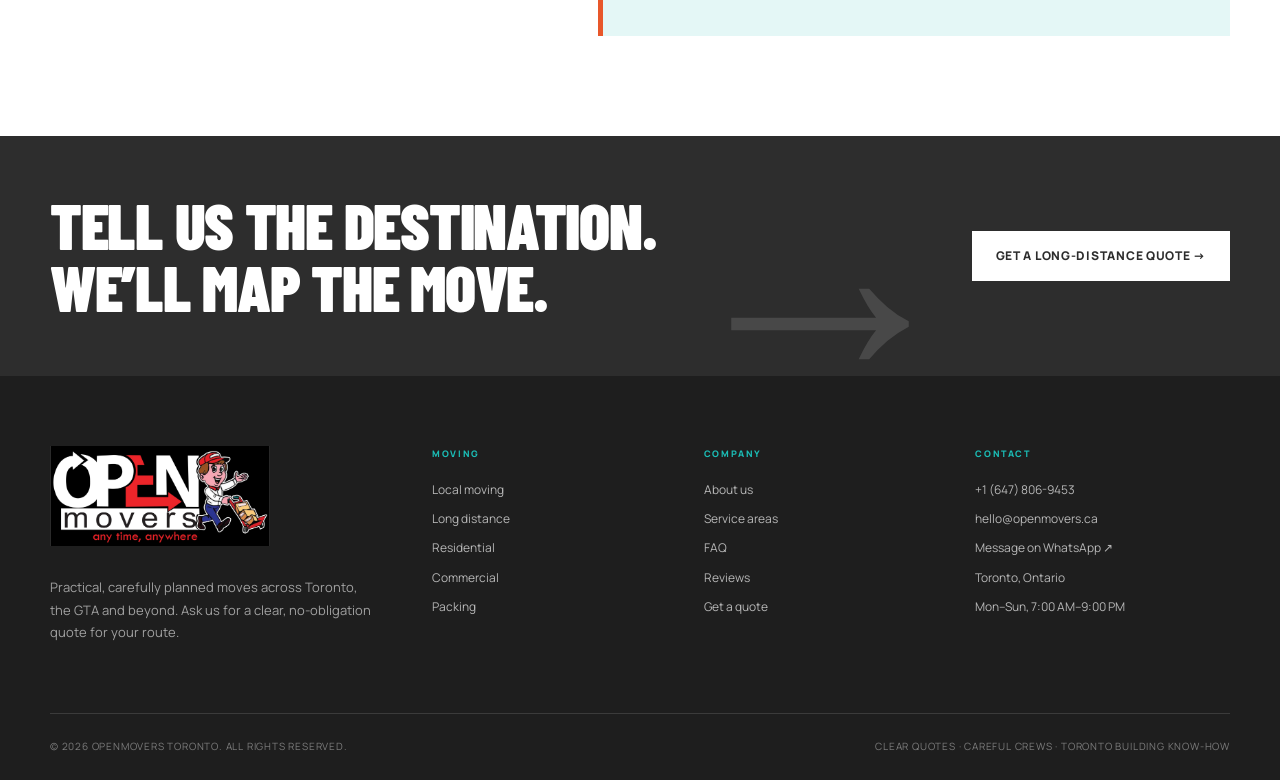
<file: services/long-distance/index.html>
<!doctype html>
<html lang="en-CA">
<head>
  <meta charset="utf-8"><meta name="viewport" content="width=device-width, initial-scale=1">
  <title>Long Distance Movers Toronto | Canada &amp; Cross-Border | OpenMovers</title>
  <meta name="description" content="Long-distance movers from Toronto across Ontario, Canada and into the USA. Route planning, written delivery windows and customs-document guidance. Free quote.">
  <link rel="stylesheet" href="/assets/site.css"><script src="/assets/site.js" defer></script>
</head>
<body>
  <div data-site-header></div>
  <main id="main-content">
    <section class="page-hero has-photo" data-route="04" style="--page-photo: url('/assets/images/loaded-moving-truck.jpg')"><div class="shell">
      <nav class="breadcrumbs" aria-label="Breadcrumb"><a href="/">Home</a><span>/</span><a href="/services/">Services</a><span>/</span><span>Long distance</span></nav>
      <p class="eyebrow">Long-distance moving</p><h1>From Toronto across <span class="display-accent">Ontario, Canada &amp; the border.</span></h1>
      <p class="lede">Long routes need more than a truck. We plan the inventory, pickup, transport, delivery window and border documents that apply to your move.</p>
      <div class="page-actions"><a class="button" href="/quote/">Get a long-distance quote</a><a class="button button-outline" href="tel:+16478069453">Talk through the route</a></div>
    </div></section>

    <section class="section section-cream"><div class="shell">
      <div class="section-heading" data-reveal><div><p class="eyebrow">Popular routes</p><h2>Start in Toronto.<br><span class="display-accent">Keep going.</span></h2></div><p>Your exact service, carrier arrangement and delivery window are confirmed in writing before booking.</p></div>
      <div class="route-grid">
        <div class="route-card" data-reveal><p class="route-meta">Across Ontario</p><h3>Ottawa · Kingston · London · Windsor</h3><p>Direct and scheduled Ontario routes based on date, access and load size.</p></div>
        <div class="route-card" data-reveal><p class="route-meta">Cross-Canada</p><h3>Winnipeg · Calgary · Edmonton · Vancouver</h3><p>Long-haul planning with an agreed pickup and delivery window.</p></div>
        <div class="route-card" data-reveal><p class="route-meta">Cross-border</p><h3>Toronto to the United States</h3><p>Inventory and customs-document planning for eligible household-goods moves.</p></div>
      </div>
    </div></section>

    <section class="section"><div class="shell split">
      <div class="sticky-intro" data-reveal><p class="eyebrow">What’s included</p><h2>One route.<br><span class="display-accent">Every detail.</span></h2></div>
      <div class="inclusion-grid" data-reveal>
        <div class="check-card"><strong>Move planning contact</strong>A clear point of contact for the confirmed service.</div>
        <div class="check-card"><strong>Packing options</strong>Full or fragile-only packing can be added where available.</div>
        <div class="check-card"><strong>Detailed inventory</strong>A practical record of the goods prepared for transport.</div>
        <div class="check-card"><strong>Secure loading</strong>Furniture protection, loading and transport matched to the route.</div>
        <div class="check-card"><strong>Delivery &amp; placement</strong>Unloading and agreed furniture reassembly at destination.</div>
        <div class="check-card"><strong>Written delivery window</strong>The expected range is documented at booking and updated if conditions change.</div>
      </div>
    </div></section>

    <section class="section section-blue"><div class="shell split split-even">
      <div data-reveal><p class="eyebrow">Planning ranges</p><h2>Distance is only<br><span class="display-accent">one variable.</span></h2><p class="copy">Industry planning ranges can be roughly 1–2 days for Toronto–Ottawa or Montréal, 4–7 days to Winnipeg, and 7–14 days to Calgary, Edmonton or Vancouver. Your actual window depends on the route, inventory, weather, access and whether loads are consolidated.</p></div>
      <div class="callout" data-reveal><h3>Your booking window is the one that matters</h3><p>Planning ranges are not a delivery guarantee. We confirm the expected pickup and delivery window in writing for your specific move before booking.</p></div>
    </div></section>

    <section class="section"><div class="shell split">
      <div class="sticky-intro" data-reveal><p class="eyebrow">Cross-border guidance</p><h2>Paperwork keeps<br><span class="display-accent">the route moving.</span></h2></div>
      <div data-reveal><p class="lede">Unaccompanied household goods entering the United States generally require CBP Form 3299 and a complete inventory.</p><p class="copy">The inventory needs meaningful item descriptions; simply calling a shipment “household effects” may not be sufficient. The importer remains responsible for accurate declarations, eligibility and any supporting records. We’ll identify the service and carrier arrangement for your route and help organize the move inventory.</p><div class="callout"><h3>Before a U.S. move</h3><p>Confirm immigration status, the owner/importer details, U.S. address, port and date of arrival, restricted items, carrier information and the customs documents that apply.</p><p class="legal-note">General information only, not customs or legal advice. Review current instructions directly with <a href="https://www.help.cbp.gov/s/article/Article-1329?language=en_US" target="_blank" rel="noopener">U.S. Customs and Border Protection ↗</a>.</p></div></div>
    </div></section>

    <section class="cta-band"><div class="shell cta-inner"><h2>Tell us the destination. We’ll map the move.</h2><a class="button button-light" href="/quote/">Get a long-distance quote →</a></div></section>
  </main><div data-site-footer></div>
</body></html>
</file>
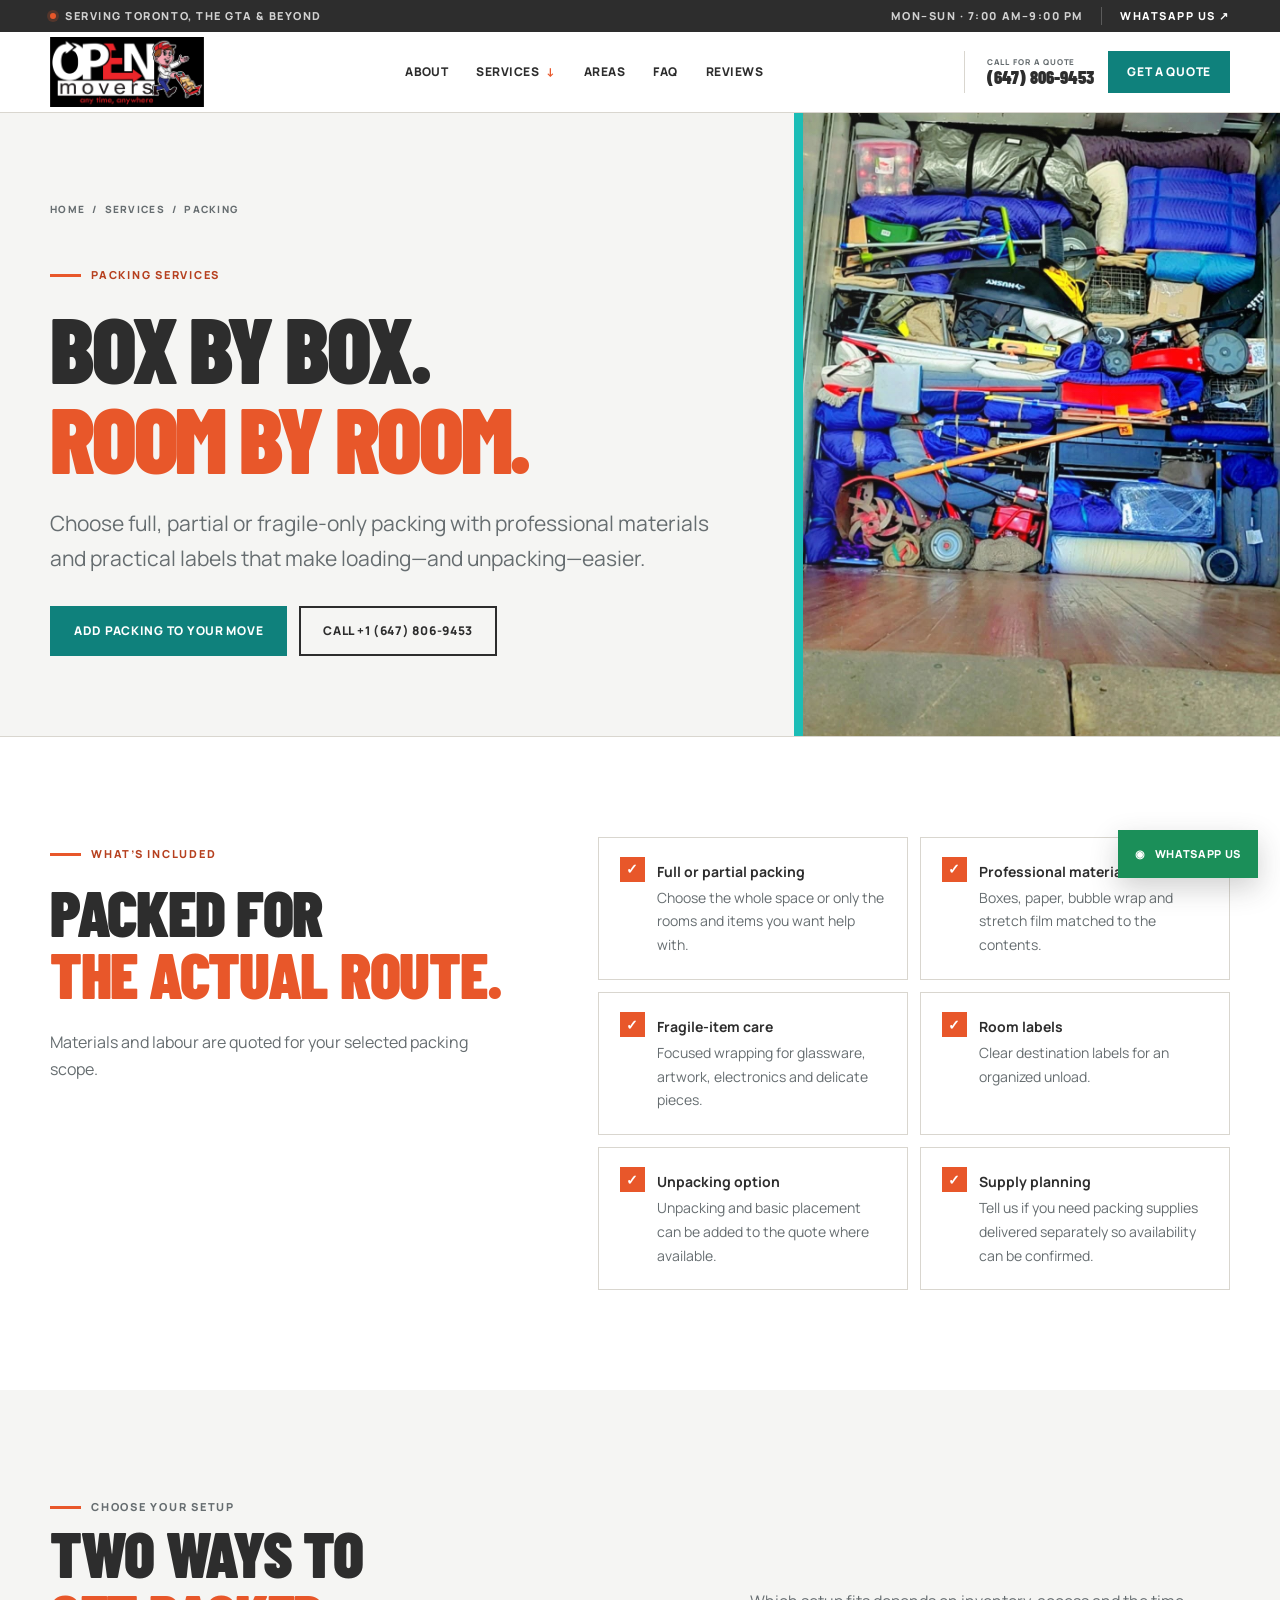
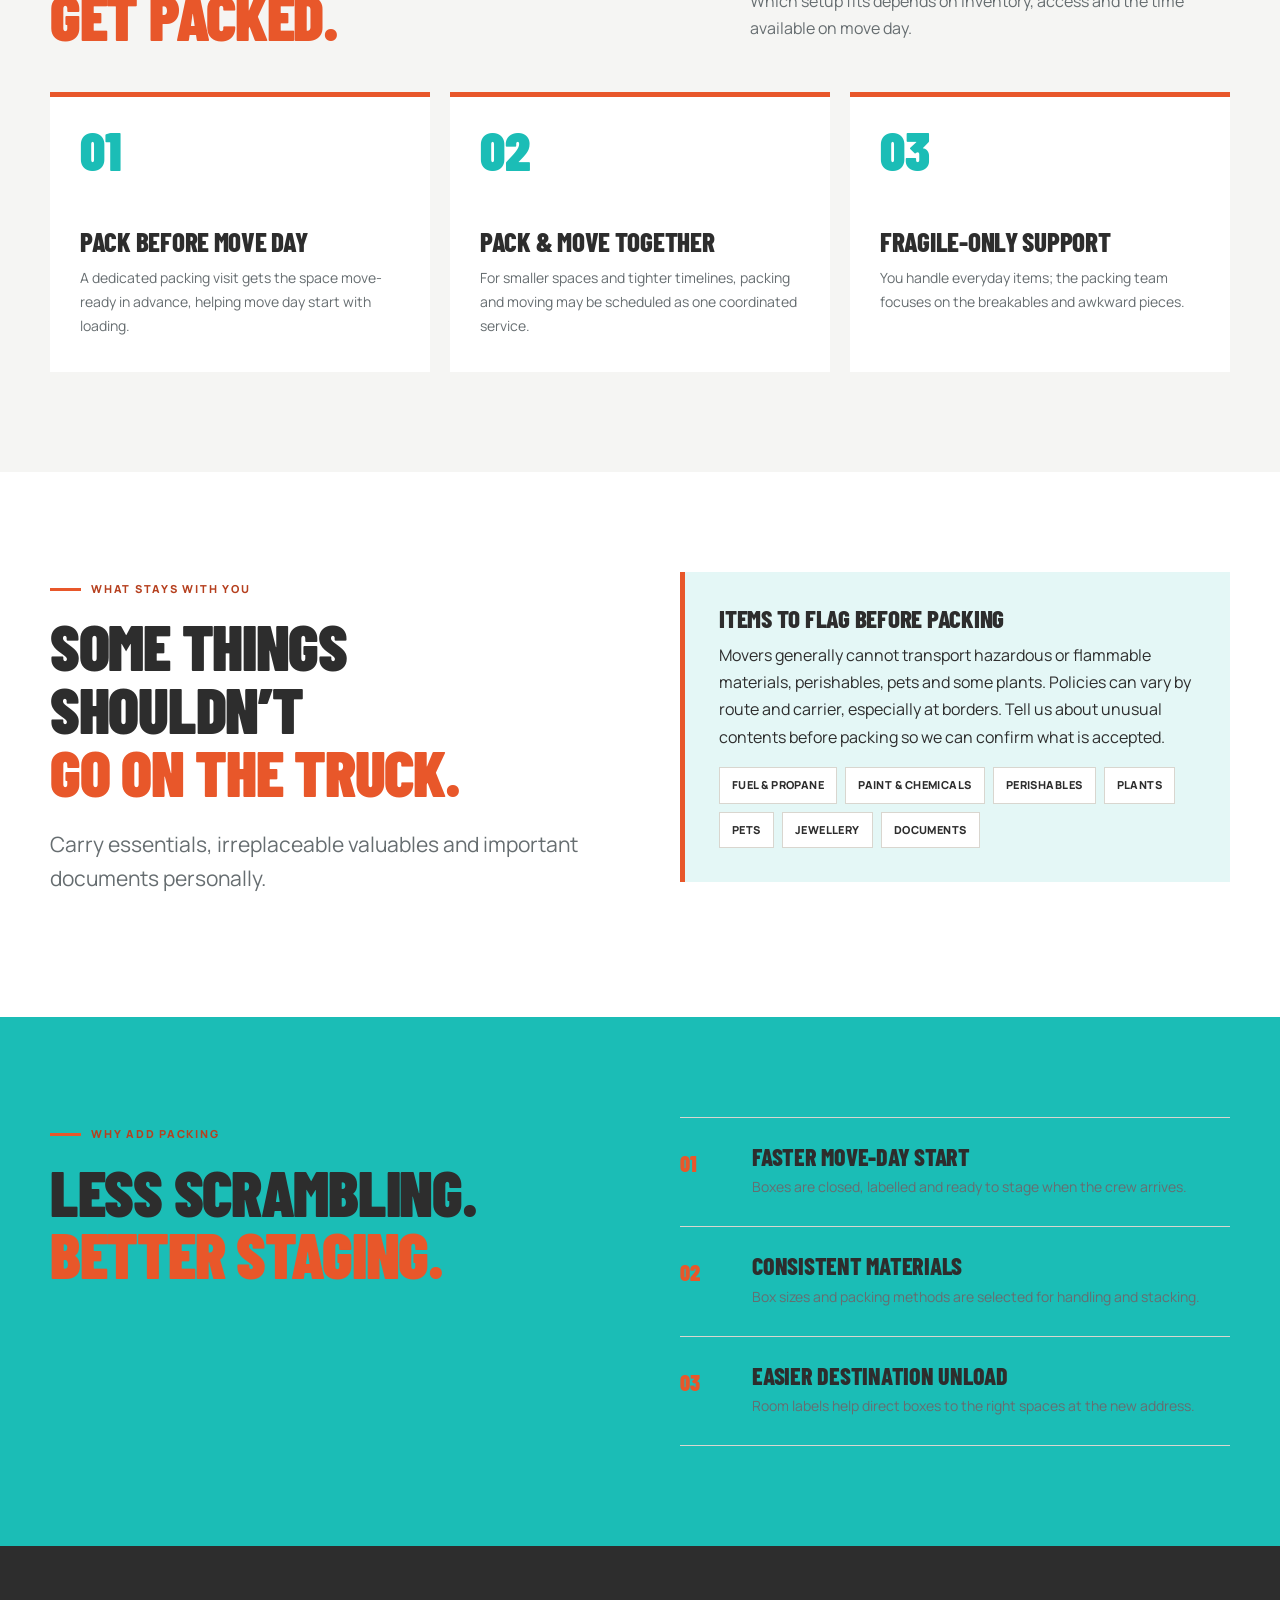
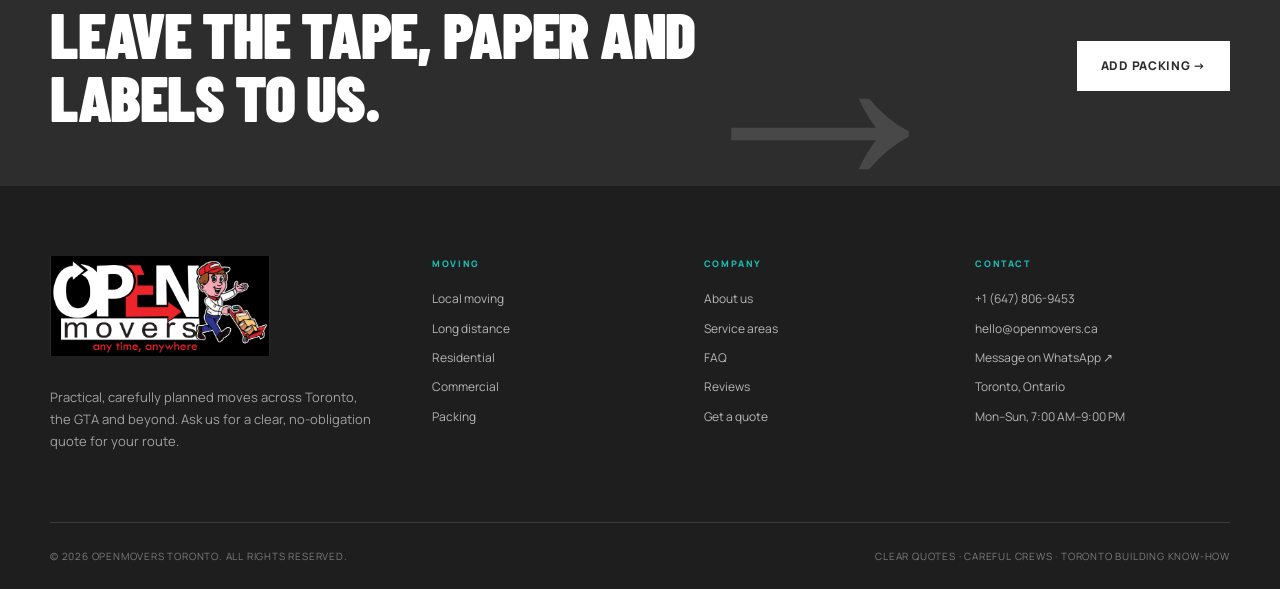
<file: services/packing-services/index.html>
<!doctype html>
<html lang="en-CA">
<head>
  <meta charset="utf-8"><meta name="viewport" content="width=device-width, initial-scale=1">
  <title>Packing Services Toronto | Professional Packers &amp; Materials | OpenMovers</title>
  <meta name="description" content="Professional packing and unpacking services in Toronto. Full or partial packing, quality materials, room labels and fragile-item care. Get a quote.">
  <link rel="stylesheet" href="/assets/site.css"><script src="/assets/site.js" defer></script>
</head>
<body>
  <div data-site-header></div>
  <main id="main-content">
    <section class="page-hero has-photo" data-route="07" style="--page-photo: url('/assets/images/packing-ready.jpg')"><div class="shell">
      <nav class="breadcrumbs" aria-label="Breadcrumb"><a href="/">Home</a><span>/</span><a href="/services/">Services</a><span>/</span><span>Packing</span></nav>
      <p class="eyebrow">Packing services</p><h1>Box by box.<br><span class="display-accent">Room by room.</span></h1>
      <p class="lede">Choose full, partial or fragile-only packing with professional materials and practical labels that make loading—and unpacking—easier.</p>
      <div class="page-actions"><a class="button" href="/quote/">Add packing to your move</a><a class="button button-outline" href="tel:+16478069453">Call +1 (647) 806-9453</a></div>
    </div></section>

    <section class="section"><div class="shell split">
      <div class="sticky-intro" data-reveal><p class="eyebrow">What’s included</p><h2>Packed for<br><span class="display-accent">the actual route.</span></h2><p class="copy">Materials and labour are quoted for your selected packing scope.</p></div>
      <div class="inclusion-grid" data-reveal>
        <div class="check-card"><strong>Full or partial packing</strong>Choose the whole space or only the rooms and items you want help with.</div>
        <div class="check-card"><strong>Professional materials</strong>Boxes, paper, bubble wrap and stretch film matched to the contents.</div>
        <div class="check-card"><strong>Fragile-item care</strong>Focused wrapping for glassware, artwork, electronics and delicate pieces.</div>
        <div class="check-card"><strong>Room labels</strong>Clear destination labels for an organized unload.</div>
        <div class="check-card"><strong>Unpacking option</strong>Unpacking and basic placement can be added to the quote where available.</div>
        <div class="check-card"><strong>Supply planning</strong>Tell us if you need packing supplies delivered separately so availability can be confirmed.</div>
      </div>
    </div></section>

    <section class="section section-cream"><div class="shell">
      <div class="section-heading" data-reveal><div><p class="eyebrow">Choose your setup</p><h2>Two ways to<br><span class="display-accent">get packed.</span></h2></div><p>Which setup fits depends on inventory, access and the time available on move day.</p></div>
      <div class="steps">
        <div class="step" data-reveal><h3>Pack before move day</h3><p>A dedicated packing visit gets the space move-ready in advance, helping move day start with loading.</p></div>
        <div class="step" data-reveal><h3>Pack &amp; move together</h3><p>For smaller spaces and tighter timelines, packing and moving may be scheduled as one coordinated service.</p></div>
        <div class="step" data-reveal><h3>Fragile-only support</h3><p>You handle everyday items; the packing team focuses on the breakables and awkward pieces.</p></div>
      </div>
    </div></section>

    <section class="section"><div class="shell split split-even">
      <div data-reveal><p class="eyebrow">What stays with you</p><h2>Some things shouldn’t<br><span class="display-accent">go on the truck.</span></h2><p class="lede">Carry essentials, irreplaceable valuables and important documents personally.</p></div>
      <div class="callout" data-reveal><h3>Items to flag before packing</h3><p>Movers generally cannot transport hazardous or flammable materials, perishables, pets and some plants. Policies can vary by route and carrier, especially at borders. Tell us about unusual contents before packing so we can confirm what is accepted.</p><div class="tag-list"><span class="tag">Fuel &amp; propane</span><span class="tag">Paint &amp; chemicals</span><span class="tag">Perishables</span><span class="tag">Plants</span><span class="tag">Pets</span><span class="tag">Jewellery</span><span class="tag">Documents</span></div></div>
    </div></section>

    <section class="section section-blue"><div class="shell split split-even">
      <div data-reveal><p class="eyebrow">Why add packing</p><h2>Less scrambling.<br><span class="display-accent">Better staging.</span></h2></div>
      <div class="feature-list" data-reveal>
        <div class="feature-row"><span class="feature-number">01</span><div><h3>Faster move-day start</h3><p>Boxes are closed, labelled and ready to stage when the crew arrives.</p></div></div>
        <div class="feature-row"><span class="feature-number">02</span><div><h3>Consistent materials</h3><p>Box sizes and packing methods are selected for handling and stacking.</p></div></div>
        <div class="feature-row"><span class="feature-number">03</span><div><h3>Easier destination unload</h3><p>Room labels help direct boxes to the right spaces at the new address.</p></div></div>
      </div>
    </div></section>

    <section class="cta-band"><div class="shell cta-inner"><h2>Leave the tape, paper and labels to us.</h2><a class="button button-light" href="/quote/">Add packing →</a></div></section>
  </main><div data-site-footer></div>
</body></html>
</file>
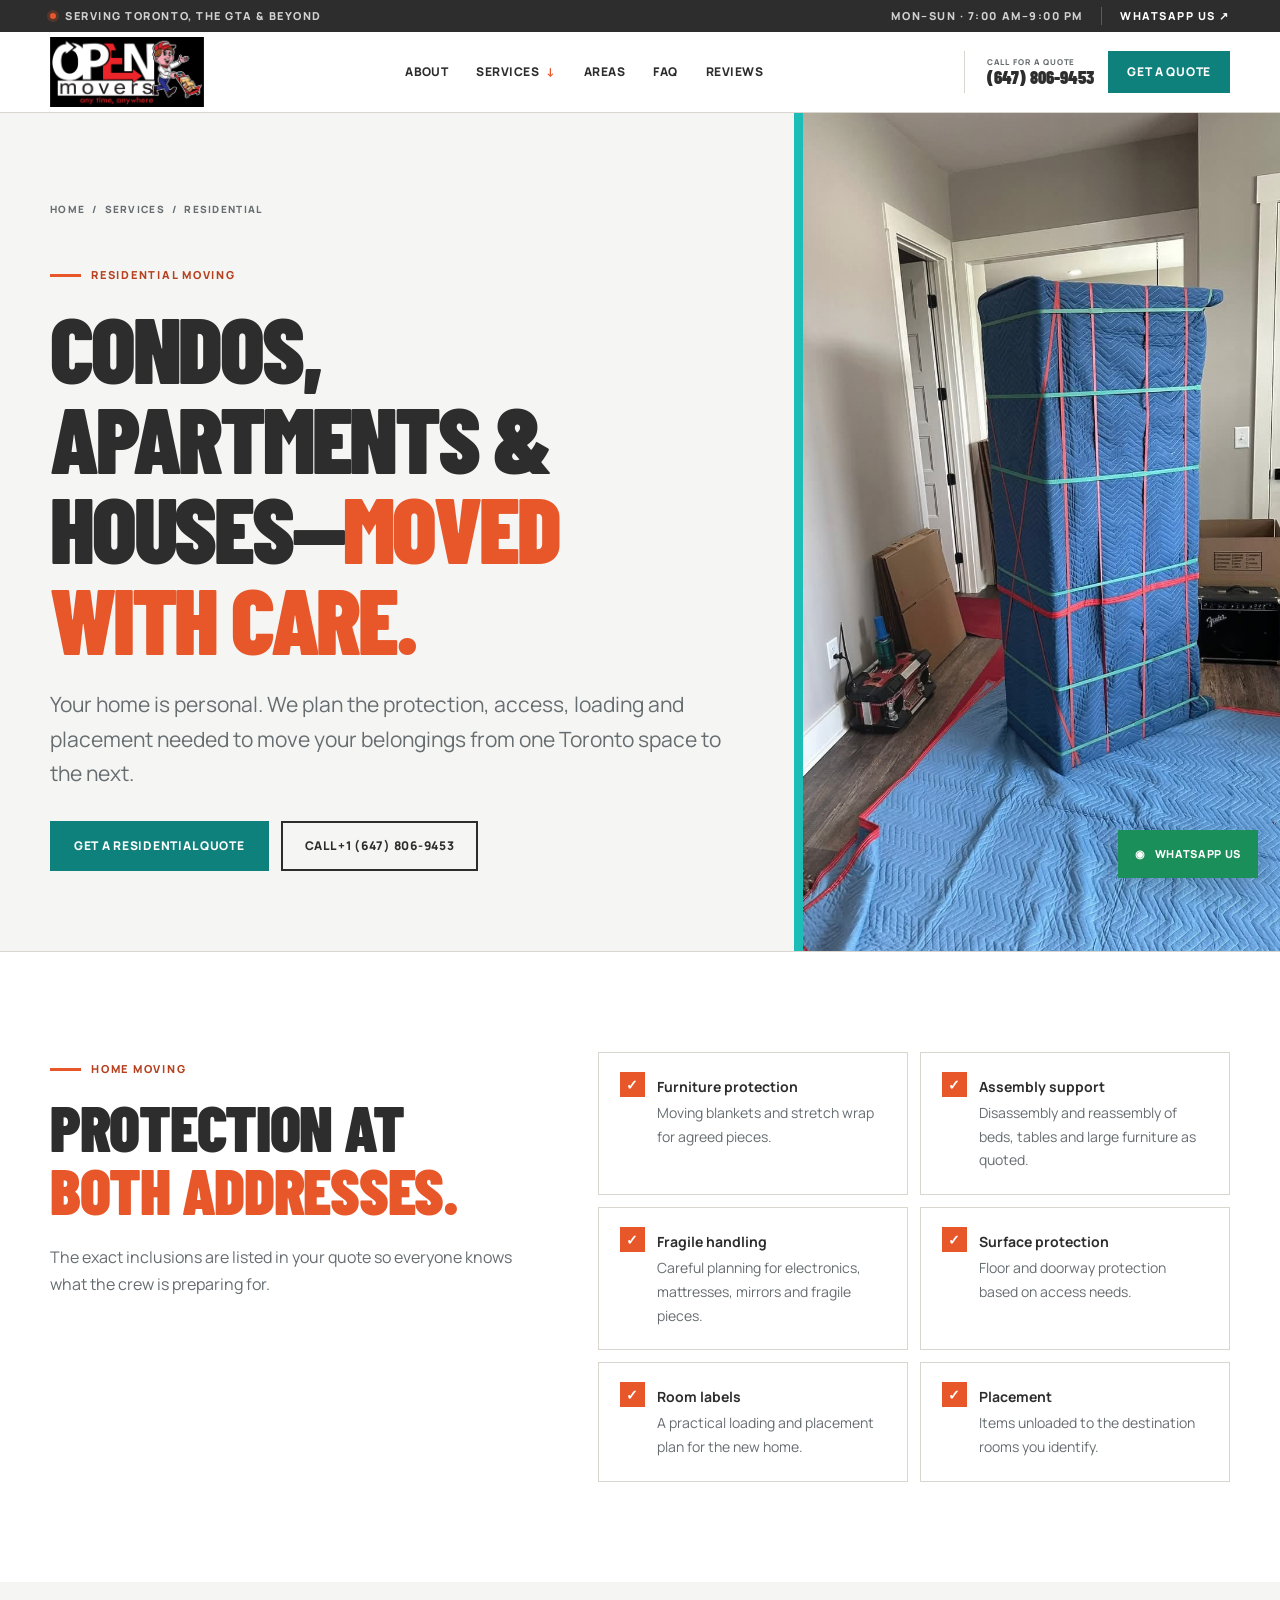
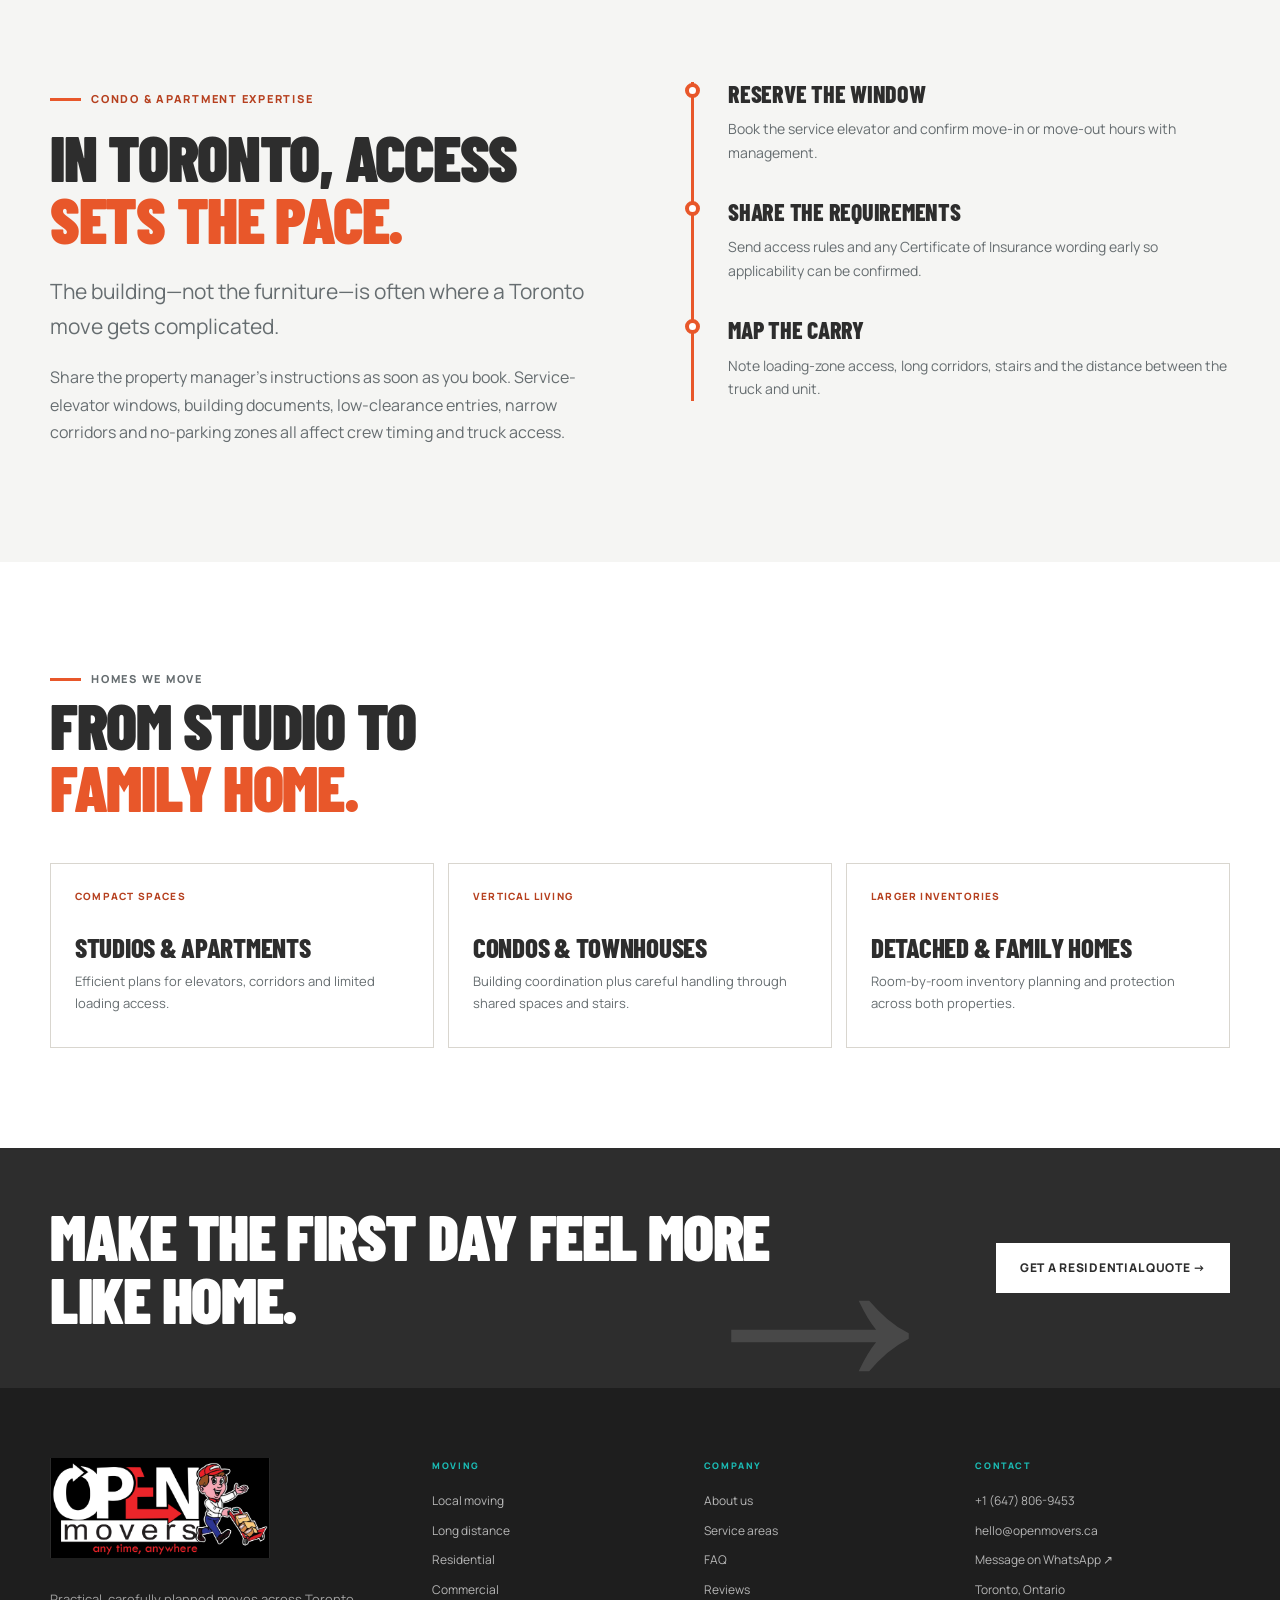
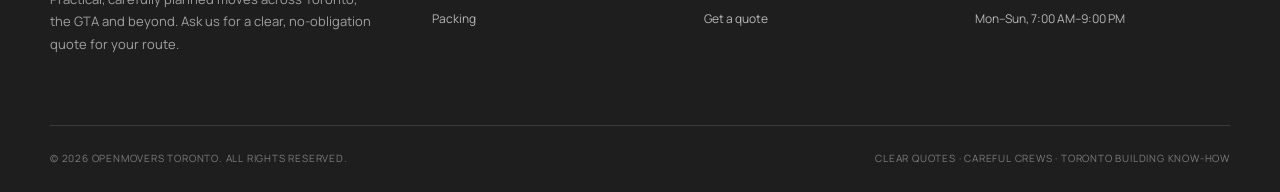
<file: services/residential-moving/index.html>
<!doctype html>
<html lang="en-CA">
<head>
  <meta charset="utf-8"><meta name="viewport" content="width=device-width, initial-scale=1">
  <title>Residential Movers Toronto | Home, Condo &amp; Apartment Moving | OpenMovers</title>
  <meta name="description" content="Residential moving in Toronto and the GTA for condos, apartments, townhouses and houses. Building coordination, careful handling and clear quotes.">
  <link rel="stylesheet" href="/assets/site.css"><script src="/assets/site.js" defer></script>
</head>
<body>
  <div data-site-header></div>
  <main id="main-content">
    <section class="page-hero has-photo" data-route="05" style="--page-photo: url('/assets/images/wrapped-furniture.jpg')"><div class="shell">
      <nav class="breadcrumbs" aria-label="Breadcrumb"><a href="/">Home</a><span>/</span><a href="/services/">Services</a><span>/</span><span>Residential</span></nav>
      <p class="eyebrow">Residential moving</p><h1>Condos, apartments &amp; houses—<span class="display-accent">moved with care.</span></h1>
      <p class="lede">Your home is personal. We plan the protection, access, loading and placement needed to move your belongings from one Toronto space to the next.</p>
      <div class="page-actions"><a class="button" href="/quote/">Get a residential quote</a><a class="button button-outline" href="tel:+16478069453">Call +1 (647) 806-9453</a></div>
    </div></section>

    <section class="section"><div class="shell split">
      <div class="sticky-intro" data-reveal><p class="eyebrow">Home moving</p><h2>Protection at<br><span class="display-accent">both addresses.</span></h2><p class="copy">The exact inclusions are listed in your quote so everyone knows what the crew is preparing for.</p></div>
      <div class="inclusion-grid" data-reveal>
        <div class="check-card"><strong>Furniture protection</strong>Moving blankets and stretch wrap for agreed pieces.</div>
        <div class="check-card"><strong>Assembly support</strong>Disassembly and reassembly of beds, tables and large furniture as quoted.</div>
        <div class="check-card"><strong>Fragile handling</strong>Careful planning for electronics, mattresses, mirrors and fragile pieces.</div>
        <div class="check-card"><strong>Surface protection</strong>Floor and doorway protection based on access needs.</div>
        <div class="check-card"><strong>Room labels</strong>A practical loading and placement plan for the new home.</div>
        <div class="check-card"><strong>Placement</strong>Items unloaded to the destination rooms you identify.</div>
      </div>
    </div></section>

    <section class="section section-cream"><div class="shell split split-even">
      <div data-reveal><p class="eyebrow">Condo &amp; apartment expertise</p><h2>In Toronto, access <span class="display-accent">sets the pace.</span></h2><p class="lede">The building—not the furniture—is often where a Toronto move gets complicated.</p><p class="copy">Share the property manager’s instructions as soon as you book. Service-elevator windows, building documents, low-clearance entries, narrow corridors and no-parking zones all affect crew timing and truck access.</p></div>
      <div class="timeline" data-reveal>
        <div class="timeline-item"><h3>Reserve the window</h3><p>Book the service elevator and confirm move-in or move-out hours with management.</p></div>
        <div class="timeline-item"><h3>Share the requirements</h3><p>Send access rules and any Certificate of Insurance wording early so applicability can be confirmed.</p></div>
        <div class="timeline-item"><h3>Map the carry</h3><p>Note loading-zone access, long corridors, stairs and the distance between the truck and unit.</p></div>
      </div>
    </div></section>

    <section class="section"><div class="shell">
      <div class="section-heading" data-reveal><div><p class="eyebrow">Homes we move</p><h2>From studio to<br><span class="display-accent">family home.</span></h2></div></div>
      <div class="route-grid">
        <div class="route-card" data-reveal><p class="route-meta">Compact spaces</p><h3>Studios &amp; apartments</h3><p>Efficient plans for elevators, corridors and limited loading access.</p></div>
        <div class="route-card" data-reveal><p class="route-meta">Vertical living</p><h3>Condos &amp; townhouses</h3><p>Building coordination plus careful handling through shared spaces and stairs.</p></div>
        <div class="route-card" data-reveal><p class="route-meta">Larger inventories</p><h3>Detached &amp; family homes</h3><p>Room-by-room inventory planning and protection across both properties.</p></div>
      </div>
    </div></section>

    <section class="cta-band"><div class="shell cta-inner"><h2>Make the first day feel more like home.</h2><a class="button button-light" href="/quote/">Get a residential quote →</a></div></section>
  </main><div data-site-footer></div>
</body></html>
</file>
<file: assets/site.css>
@import url('https://fonts.googleapis.com/css2?family=Barlow+Condensed:wght@600;700;800;900&family=Manrope:wght@400;500;600;700;800&display=swap');

:root {
  --ink: #2d2d2d;
  --ink-2: #1e1e1e;
  --orange: #e8572a;
  --orange-dark: #b6401f;
  --cream: #f5f5f3;
  --paper: #ffffff;
  --teal: #1bbdb6;
  --teal-dark: #0e7772;
  --teal-soft: #e4f7f6;
  --teal-action: #0f817c;
  --teal-action-hover: #0a6965;
  --beige: #c4b9a5;
  --line: #d9d6cf;
  --muted: #666d70;
  --white: #ffffff;
  --success: #187a56;
  --font-display: 'Barlow Condensed', sans-serif;
  --font-body: 'Manrope', sans-serif;
  --shadow: 0 18px 55px rgba(45, 45, 45, 0.14);
  --max: 1180px;
}

*, *::before, *::after { box-sizing: border-box; }

html { scroll-behavior: smooth; }

body {
  margin: 0;
  background: var(--paper);
  color: var(--ink);
  font-family: var(--font-body);
  font-size: 16px;
  line-height: 1.7;
  -webkit-font-smoothing: antialiased;
}

body.menu-open { overflow: hidden; }

a { color: inherit; }
img, svg { display: block; max-width: 100%; }
button, input, select, textarea { font: inherit; }
button { color: inherit; }

:focus-visible {
  outline: 3px solid var(--orange);
  outline-offset: 4px;
}

.skip-link {
  position: fixed;
  left: 16px;
  top: -100px;
  z-index: 1000;
  background: var(--white);
  color: var(--ink);
  padding: 10px 16px;
  font-weight: 800;
  transition: top .2s ease;
}

.skip-link:focus { top: 16px; }

.shell {
  width: min(calc(100% - 40px), var(--max));
  margin-inline: auto;
}

.site-header {
  position: sticky;
  top: 0;
  z-index: 100;
  background: rgba(255, 255, 255, 0.95);
  border-bottom: 1px solid var(--line);
  backdrop-filter: blur(14px);
}

.utility-bar {
  background: var(--ink);
  color: rgba(255,255,255,.78);
  font-size: 11px;
  font-weight: 800;
  letter-spacing: .14em;
  text-transform: uppercase;
}

.utility-inner {
  min-height: 32px;
  display: flex;
  align-items: center;
  justify-content: space-between;
  gap: 24px;
}

.utility-inner p { margin: 0; }
.utility-inner a { color: var(--white); text-decoration: none; }
.utility-inner a:hover { color: var(--teal); }
.utility-status { display: inline-flex; align-items: center; gap: 9px; }
.utility-status span { width: 6px; height: 6px; border-radius: 50%; background: var(--orange); box-shadow: 0 0 0 3px rgba(240,90,40,.2); }
.utility-links { display: flex; align-items: center; gap: 18px; }
.utility-links a { padding-left: 18px; border-left: 1px solid rgba(255,255,255,.22); }

.nav-wrap {
  min-height: 80px;
  display: grid;
  grid-template-columns: auto minmax(0, 1fr) auto;
  align-items: center;
  gap: 28px;
}

.brand {
  display: inline-flex;
  align-items: center;
  gap: 10px;
  flex: 0 0 auto;
  color: var(--ink);
  text-decoration: none;
  line-height: .85;
}

.brand-logo {
  width: 154px;
  height: 70px;
  object-fit: cover;
  object-position: center;
  background: #000;
}

.site-footer .brand-logo {
  width: 220px;
  height: 100px;
}

.main-nav {
  display: flex;
  align-items: center;
  justify-content: center;
  gap: 4px;
}

.nav-link,
.nav-drop-button {
  position: relative;
  display: inline-flex;
  align-items: center;
  min-height: 44px;
  padding: 0 12px;
  border: 0;
  background: transparent;
  color: var(--ink);
  font-size: 12px;
  font-weight: 800;
  letter-spacing: .04em;
  text-decoration: none;
  text-transform: uppercase;
  cursor: pointer;
}

.nav-link:hover,
.nav-link[aria-current='page'],
.nav-drop:hover .nav-drop-button { color: var(--orange); }

.nav-link[aria-current='page']::after {
  content: '';
  position: absolute;
  left: 12px;
  right: 12px;
  bottom: 4px;
  height: 2px;
  background: var(--orange);
}

.nav-drop { position: relative; }
.nav-drop-button::after { content: '↓'; margin-left: 7px; color: var(--orange); }

.nav-dropdown {
  position: absolute;
  left: 0;
  top: calc(100% - 2px);
  width: 260px;
  padding: 10px;
  background: var(--white);
  border: 1px solid var(--line);
  box-shadow: var(--shadow);
  opacity: 0;
  transform: translateY(8px);
  pointer-events: none;
  transition: opacity .18s ease, transform .18s ease;
}

.nav-drop:hover .nav-dropdown,
.nav-drop:focus-within .nav-dropdown,
.nav-drop.is-open .nav-dropdown {
  opacity: 1;
  transform: translateY(0);
  pointer-events: auto;
}

.nav-dropdown a {
  display: flex;
  align-items: center;
  justify-content: space-between;
  padding: 9px 10px;
  color: var(--ink);
  font-size: 13px;
  font-weight: 700;
  text-decoration: none;
}

.nav-dropdown a::after { content: '→'; color: var(--orange); }
.nav-dropdown a:hover { background: var(--cream); }

.nav-actions { display: flex; align-items: center; gap: 14px; padding-left: 22px; border-left: 1px solid var(--line); }
.nav-phone { display: flex; flex-direction: column; gap: 2px; text-decoration: none; white-space: nowrap; line-height: 1; }
.nav-phone span { color: var(--muted); font-size: 8px; font-weight: 800; letter-spacing: .12em; text-transform: uppercase; }
.nav-phone strong { font-family: var(--font-display); font-size: 18px; font-weight: 900; }
.nav-phone:hover strong { color: var(--orange); }
.nav-mobile-actions { display: none; }

.menu-toggle {
  display: none;
  width: 44px;
  height: 44px;
  border: 1px solid var(--line);
  background: var(--paper);
  cursor: pointer;
}

.menu-toggle span,
.menu-toggle::before,
.menu-toggle::after {
  content: '';
  display: block;
  width: 20px;
  height: 2px;
  margin: 5px auto;
  background: var(--ink);
  transition: transform .2s ease, opacity .2s ease;
}

.button {
  display: inline-flex;
  min-height: 50px;
  align-items: center;
  justify-content: center;
  gap: 10px;
  padding: 0 22px;
  border: 2px solid var(--teal-action);
  background: var(--teal-action);
  color: var(--white);
  font-size: 12px;
  font-weight: 800;
  letter-spacing: .06em;
  line-height: 1.2;
  text-decoration: none;
  text-transform: uppercase;
  cursor: pointer;
  transition: background .18s ease, color .18s ease, transform .18s ease;
}

.button:hover { background: var(--teal-action-hover); border-color: var(--teal-action-hover); transform: translateY(-2px); }
.button-dark { background: var(--ink); border-color: var(--ink); }
.button-dark:hover { background: var(--ink-2); border-color: var(--ink-2); }
.button-outline { background: transparent; color: var(--ink); border-color: var(--ink); }
.button-outline:hover { background: var(--ink); color: var(--white); }
.button-light { background: var(--white); color: var(--ink); border-color: var(--white); }
.button-light:hover { background: var(--teal); border-color: var(--teal); color: var(--ink); }
.button-small { min-height: 42px; padding-inline: 17px; }

.eyebrow {
  display: inline-flex;
  align-items: center;
  gap: 10px;
  margin: 0 0 17px;
  color: var(--orange-dark);
  font-size: 11px;
  font-weight: 800;
  letter-spacing: .16em;
  text-transform: uppercase;
}

.eyebrow::before { content: ''; width: 31px; height: 3px; background: var(--orange); }

h1, h2, h3, h4, p { margin-top: 0; }
h1, h2, h3, h4 { font-family: var(--font-display); color: var(--ink); line-height: .98; text-transform: uppercase; }
h1 { margin-bottom: 24px; font-size: clamp(52px, 7.2vw, 100px); font-weight: 900; letter-spacing: -.035em; }
h2 { margin-bottom: 23px; font-size: clamp(38px, 5vw, 64px); font-weight: 900; letter-spacing: -.02em; }
h3 { margin-bottom: 12px; font-size: 27px; font-weight: 800; letter-spacing: -.01em; }
h4 { margin-bottom: 10px; font-size: 18px; font-weight: 800; letter-spacing: .01em; }

.display-accent { color: var(--orange); }
.lede { max-width: 730px; color: var(--muted); font-size: clamp(17px, 2vw, 21px); line-height: 1.65; }
.copy { max-width: 720px; color: var(--muted); }
.copy strong, .lede strong { color: var(--ink); }

.hero {
  min-height: 690px;
  position: relative;
  overflow: hidden;
  background: var(--beige);
  border-bottom: 1px solid var(--line);
}

.hero::after {
  content: 'TORONTO / GTA / BEYOND';
  position: absolute;
  left: -6px;
  bottom: -24px;
  color: rgba(45,45,45,.045);
  font-family: var(--font-display);
  font-size: clamp(72px, 14vw, 205px);
  font-weight: 900;
  line-height: 1;
  white-space: nowrap;
}

.hero-grid {
  min-height: 690px;
  position: relative;
  z-index: 1;
  display: grid;
  grid-template-columns: minmax(0, 1.05fr) minmax(400px, .75fr);
  align-items: center;
  gap: 70px;
  padding-block: 72px 84px;
}

.hero-copy { position: relative; z-index: 2; }
.hero-copy h1 { max-width: 760px; }
.hero-copy .lede { max-width: 680px; }
.hero-actions { display: flex; flex-wrap: wrap; gap: 12px; margin-top: 31px; }
.hero-note { margin: 17px 0 0; color: var(--muted); font-size: 12px; font-weight: 700; }

.hero-photo-card {
  position: relative;
  max-width: 500px;
  margin: 0;
  padding: 10px;
  background: var(--white);
  box-shadow: 22px 22px 0 var(--teal);
  transform: rotate(1deg);
}

.hero-photo-card::before {
  content: 'OPEN / 416';
  position: absolute;
  right: -9px;
  top: 24px;
  z-index: 2;
  padding: 7px 10px;
  background: var(--orange);
  color: var(--white);
  font-size: 9px;
  font-weight: 800;
  letter-spacing: .14em;
}

.hero-photo-card img { width: 100%; aspect-ratio: 4 / 3; object-fit: cover; object-position: center; }
.hero-photo-card figcaption { display: flex; align-items: end; justify-content: space-between; gap: 20px; padding: 16px 9px 7px; }
.hero-photo-card figcaption span { color: var(--teal-dark); font-size: 9px; font-weight: 800; letter-spacing: .13em; text-transform: uppercase; }
.hero-photo-card figcaption strong { max-width: 220px; font-family: var(--font-display); font-size: 22px; line-height: .95; text-align: right; text-transform: uppercase; }
.photo-route-line { position: absolute; left: -26px; top: 38%; z-index: 2; padding: 8px 12px 8px 28px; background: var(--ink); color: var(--white); font-size: 9px; font-weight: 800; letter-spacing: .1em; text-transform: uppercase; }
.photo-route-line::before { content: ''; position: absolute; left: 10px; top: 50%; width: 8px; height: 8px; border: 2px solid var(--teal); border-radius: 50%; transform: translateY(-50%); }

.trust-strip { background: var(--ink); color: var(--white); }
.trust-grid { display: grid; grid-template-columns: repeat(4, 1fr); }
.trust-item { min-height: 91px; display: flex; align-items: center; gap: 13px; padding: 20px; border-left: 1px solid rgba(255,255,255,.14); }
.trust-item:last-child { border-right: 1px solid rgba(255,255,255,.14); }
.trust-num { flex: 0 0 auto; color: var(--teal); font-family: var(--font-display); font-size: 27px; font-weight: 900; }
.trust-item p { margin: 0; color: rgba(255,255,255,.72); font-size: 11px; font-weight: 800; letter-spacing: .08em; line-height: 1.45; text-transform: uppercase; }

.section { padding-block: 100px; }
.section-sm { padding-block: 70px; }
.section-cream { background: var(--cream); }
.section-blue { background: var(--teal); }
.section-ink { background: var(--ink); color: var(--white); }
.section-ink h2, .section-ink h3, .section-ink h4 { color: var(--white); }
.section-ink .lede, .section-ink .copy { color: rgba(255,255,255,.68); }

.section-heading { display: flex; align-items: end; justify-content: space-between; gap: 40px; margin-bottom: 44px; }
.section-heading h2 { max-width: 760px; margin-bottom: 0; }
.section-heading p { max-width: 480px; margin-bottom: 5px; color: var(--muted); }

.card-grid { display: grid; grid-template-columns: repeat(3, 1fr); gap: 16px; }
.service-card { min-height: 315px; position: relative; display: flex; flex-direction: column; padding: 28px; overflow: hidden; background: var(--white); border: 1px solid var(--line); text-decoration: none; transition: transform .2s ease, box-shadow .2s ease, border-color .2s ease; }
.service-card:hover { border-color: var(--orange); box-shadow: 10px 10px 0 var(--teal); transform: translate(-3px, -3px); }
.service-card:nth-child(2) { background: var(--ink); }
.service-card:nth-child(2) h3, .service-card:nth-child(2) .card-index { color: var(--white); }
.service-card:nth-child(2) p { color: rgba(255,255,255,.67); }
.service-card:nth-child(5) { background: var(--teal); border-color: var(--teal); }
.service-card:nth-child(5) h3, .service-card:nth-child(5) p, .service-card:nth-child(5) .card-index, .service-card:nth-child(5) .text-link { color: var(--ink); }
.card-index { display: flex; align-items: center; justify-content: space-between; margin-bottom: 54px; font-family: var(--font-display); font-size: 17px; font-weight: 800; }
.card-index::after { content: ''; width: 42px; height: 3px; background: var(--orange); }
.service-card:nth-child(5) .card-index::after { background: var(--ink); }
.service-card p { color: var(--muted); font-size: 14px; }
.text-link { margin-top: auto; color: var(--orange-dark); font-size: 11px; font-weight: 800; letter-spacing: .09em; text-transform: uppercase; }

.move-gallery-section { background: var(--paper); }
.photo-grid { display: grid; grid-template-columns: repeat(12, 1fr); grid-template-rows: repeat(2, 240px); gap: 14px; }
.photo-tile { position: relative; min-height: 0; margin: 0; overflow: hidden; background: var(--ink); }
.photo-tile:first-child { grid-column: 1 / 8; grid-row: 1 / 3; }
.photo-tile:nth-child(2) { grid-column: 8 / 13; grid-row: 1; }
.photo-tile:nth-child(3) { grid-column: 8 / 13; grid-row: 2; }
.photo-tile img { width: 100%; height: 100%; object-fit: cover; transition: transform .45s ease; }
.photo-tile:hover img { transform: scale(1.025); }
.photo-tile figcaption { position: absolute; left: 0; right: 0; bottom: 0; display: flex; align-items: center; gap: 12px; padding: 14px 16px; background: linear-gradient(transparent, rgba(30,30,30,.9)); color: var(--white); font-size: 11px; font-weight: 800; letter-spacing: .06em; text-transform: uppercase; }
.photo-tile figcaption span { color: var(--teal); font-family: var(--font-display); font-size: 20px; }

.split { display: grid; grid-template-columns: .85fr 1.15fr; gap: 80px; align-items: start; }
.split-even { grid-template-columns: 1fr 1fr; }
.sticky-intro { position: sticky; top: 135px; }
.feature-list { border-top: 1px solid var(--line); }
.feature-row { display: grid; grid-template-columns: 52px 1fr; gap: 20px; padding: 27px 0; border-bottom: 1px solid var(--line); }
.feature-number { color: var(--orange); font-family: var(--font-display); font-size: 22px; font-weight: 900; }
.feature-row h3 { margin-bottom: 7px; font-size: 24px; }
.feature-row p { margin: 0; color: var(--muted); font-size: 14px; }

.steps { display: grid; grid-template-columns: repeat(3, 1fr); gap: 20px; counter-reset: steps; }
.step { min-height: 280px; position: relative; padding: 30px; background: var(--white); border-top: 5px solid var(--orange); counter-increment: steps; }
.step::before { content: '0' counter(steps); display: block; margin-bottom: 57px; color: var(--teal); font-family: var(--font-display); font-size: 55px; font-weight: 900; line-height: .8; }
.step p { margin-bottom: 0; color: var(--muted); font-size: 14px; }

.cta-band { overflow: hidden; background: var(--ink); color: var(--white); }
.cta-inner { min-height: 240px; position: relative; display: flex; align-items: center; justify-content: space-between; gap: 50px; padding-block: 52px; }
.cta-inner::after { content: '→'; position: absolute; right: 260px; top: -100px; color: rgba(255,255,255,.13); font-family: var(--font-display); font-size: 300px; font-weight: 900; }
.cta-band h2 { position: relative; z-index: 1; max-width: 720px; margin: 0; color: var(--white); }
.cta-band .button { position: relative; z-index: 1; flex: 0 0 auto; }

.page-hero { position: relative; overflow: hidden; padding-block: 88px 80px; background: var(--cream); border-bottom: 1px solid var(--line); }
.page-hero.has-photo::after { content: ''; position: absolute; top: 0; right: 0; bottom: 0; width: 38%; background-image: linear-gradient(90deg, rgba(245,245,243,.08), rgba(245,245,243,0)), var(--page-photo); background-size: cover; background-position: center; box-shadow: inset 9px 0 0 var(--teal); }
.page-hero.has-photo .shell { padding-right: 39%; }
.page-hero.has-photo h1 { max-width: 740px; }
.page-hero::before { content: attr(data-route); position: absolute; right: -20px; top: 12px; color: rgba(45,45,45,.05); font-family: var(--font-display); font-size: clamp(140px, 26vw, 360px); font-weight: 900; line-height: 1; }
.page-hero .shell { position: relative; z-index: 1; }
.breadcrumbs { display: flex; flex-wrap: wrap; gap: 7px; margin-bottom: 40px; color: var(--muted); font-size: 10px; font-weight: 800; letter-spacing: .13em; text-transform: uppercase; }
.breadcrumbs a { text-decoration: none; }
.breadcrumbs a:hover { color: var(--orange); }
.page-hero h1 { max-width: 980px; }
.page-hero .lede { margin-bottom: 0; }
.page-actions { display: flex; flex-wrap: wrap; gap: 12px; margin-top: 30px; }

.inclusion-grid { display: grid; grid-template-columns: repeat(2, 1fr); gap: 12px; }
.check-card { min-height: 104px; position: relative; padding: 22px 22px 22px 58px; background: var(--white); border: 1px solid var(--line); color: var(--muted); font-size: 14px; }
.check-card::before { content: '✓'; position: absolute; left: 21px; top: 19px; display: grid; place-items: center; width: 25px; height: 25px; background: var(--orange); color: var(--white); font-weight: 900; }
.check-card strong { display: block; margin-bottom: 2px; color: var(--ink); }

.callout { position: relative; padding: 34px; background: var(--teal-soft); border-left: 5px solid var(--orange); }
.callout h3 { font-size: 25px; }
.callout p:last-child { margin-bottom: 0; }
.legal-note { color: var(--muted); font-size: 12px; }
.legal-note a { font-weight: 700; }

.route-grid { display: grid; grid-template-columns: repeat(3, 1fr); gap: 14px; }
.route-card { min-height: 185px; padding: 24px; background: var(--white); border: 1px solid var(--line); }
.route-card .route-meta { margin-bottom: 29px; color: var(--orange-dark); font-size: 10px; font-weight: 800; letter-spacing: .12em; text-transform: uppercase; }
.route-card h3 { margin-bottom: 9px; }
.route-card p { margin-bottom: 0; color: var(--muted); font-size: 13px; }

.tag-list { display: flex; flex-wrap: wrap; gap: 8px; }
.tag { padding: 8px 12px; background: var(--white); border: 1px solid var(--line); color: var(--ink); font-size: 11px; font-weight: 800; letter-spacing: .04em; text-transform: uppercase; }

.timeline { border-left: 3px solid var(--orange); margin-left: 11px; padding-left: 34px; }
.timeline-item { position: relative; padding: 0 0 35px; }
.timeline-item:last-child { padding-bottom: 0; }
.timeline-item::before { content: ''; position: absolute; left: -43px; top: 1px; width: 15px; height: 15px; border: 4px solid var(--orange); background: var(--paper); border-radius: 50%; }
.timeline-item h3 { font-size: 24px; }
.timeline-item p { margin-bottom: 0; color: var(--muted); font-size: 14px; }

.stat-row { display: grid; grid-template-columns: repeat(4, 1fr); border: 1px solid rgba(255,255,255,.18); }
.stat { min-height: 150px; display: grid; place-content: center; padding: 22px; text-align: center; border-right: 1px solid rgba(255,255,255,.18); }
.stat:last-child { border-right: 0; }
.stat strong { color: var(--orange); font-family: var(--font-display); font-size: 45px; font-weight: 900; line-height: 1; }
.stat span { margin-top: 8px; color: rgba(255,255,255,.68); font-size: 10px; font-weight: 800; letter-spacing: .12em; text-transform: uppercase; }

.faq-toolbar { display: flex; gap: 10px; margin-bottom: 28px; }
.faq-search { width: 100%; min-height: 54px; padding: 0 17px; border: 1px solid var(--line); background: var(--white); color: var(--ink); }
.faq-list { border-top: 1px solid var(--line); }
.faq-list details { border-bottom: 1px solid var(--line); }
.faq-list summary { position: relative; padding: 25px 60px 25px 0; list-style: none; font-family: var(--font-display); font-size: 25px; font-weight: 800; line-height: 1.15; text-transform: uppercase; cursor: pointer; }
.faq-list summary::-webkit-details-marker { display: none; }
.faq-list summary::after { content: '+'; position: absolute; right: 8px; top: 19px; color: var(--orange); font-family: var(--font-display); font-size: 34px; font-weight: 600; }
.faq-list details[open] summary::after { content: '–'; }
.faq-answer { max-width: 830px; padding: 0 50px 25px 0; color: var(--muted); }
.faq-answer p:last-child { margin-bottom: 0; }
.faq-empty { display: none; padding: 25px 0; color: var(--muted); }

.quote-layout { display: grid; grid-template-columns: .68fr 1.32fr; gap: 65px; align-items: start; }
.contact-panel { position: sticky; top: 135px; }
.contact-block { margin-top: 28px; padding: 27px; background: var(--ink); color: var(--white); }
.contact-block h3 { color: var(--white); }
.contact-block a { color: var(--white); font-weight: 800; text-decoration: none; }
.contact-block a:hover { color: var(--teal); }
.contact-block p { margin-bottom: 12px; color: rgba(255,255,255,.68); font-size: 13px; }
.contact-block p:last-child { margin-bottom: 0; }

.quote-form { padding: 34px; background: var(--white); border: 1px solid var(--line); box-shadow: 14px 14px 0 var(--teal-soft); }
.form-section { margin: 0 0 32px; padding: 0 0 28px; border: 0; border-bottom: 1px solid var(--line); }
.form-section:last-of-type { border-bottom: 0; padding-bottom: 0; }
.form-section legend { width: 100%; margin-bottom: 17px; font-family: var(--font-display); font-size: 22px; font-weight: 800; text-transform: uppercase; }
.form-grid { display: grid; grid-template-columns: repeat(2, 1fr); gap: 17px; }
.field { display: flex; flex-direction: column; gap: 7px; }
.field-wide { grid-column: 1 / -1; }
.field label, .field > span { color: var(--ink); font-size: 10px; font-weight: 800; letter-spacing: .09em; text-transform: uppercase; }
.field input, .field select, .field textarea { width: 100%; min-height: 49px; padding: 11px 13px; border: 1px solid #bcb8af; border-radius: 0; background: var(--paper); color: var(--ink); outline: none; }
.field textarea { min-height: 120px; resize: vertical; }
.field input:focus, .field select:focus, .field textarea:focus { border-color: var(--orange); box-shadow: 0 0 0 3px rgba(240,90,40,.12); }
.field-help { color: var(--muted); font-size: 11px; }
.choice-grid { display: grid; grid-template-columns: repeat(2, 1fr); gap: 8px; }
.choice { display: flex; align-items: center; gap: 9px; min-height: 45px; padding: 9px 11px; border: 1px solid var(--line); background: var(--paper); color: var(--ink); font-size: 12px; font-weight: 700; cursor: pointer; }
.choice input { width: 16px; height: 16px; accent-color: var(--orange); }
.consent { display: flex; align-items: flex-start; gap: 10px; margin: 22px 0 16px; color: var(--muted); font-size: 12px; }
.consent input { flex: 0 0 auto; width: 17px; height: 17px; margin-top: 2px; accent-color: var(--orange); }
.form-status { min-height: 22px; margin: 12px 0 0; color: var(--success); font-size: 12px; font-weight: 800; }
.form-microcopy { margin: 12px 0 0; color: var(--muted); font-size: 11px; text-align: center; }

.review-gate { display: grid; grid-template-columns: .8fr 1.2fr; border: 1px solid var(--line); }
.review-side { min-height: 360px; display: flex; flex-direction: column; justify-content: space-between; padding: 34px; background: var(--ink); color: var(--white); }
.review-side h2, .review-side h3 { color: var(--white); }
.review-side .stars { color: var(--orange); font-size: 24px; letter-spacing: .12em; }
.review-empty { display: grid; place-items: center; min-height: 360px; padding: 44px; background: var(--cream); text-align: center; }
.review-empty p { max-width: 570px; color: var(--muted); }

.site-footer { background: var(--ink-2); color: var(--white); }
.footer-main { display: grid; grid-template-columns: 1.5fr 1fr 1fr 1.15fr; gap: 50px; padding-block: 70px; }
.footer-brand p { max-width: 330px; margin: 22px 0 0; color: rgba(255,255,255,.58); font-size: 13px; }
.footer-title { margin-bottom: 18px; color: var(--teal); font-family: var(--font-body); font-size: 9px; font-weight: 800; letter-spacing: .18em; text-transform: uppercase; }
.footer-links { display: flex; flex-direction: column; gap: 9px; }
.footer-links a, .footer-links span { color: rgba(255,255,255,.68); font-size: 12px; text-decoration: none; }
.footer-links a:hover { color: var(--white); }
.footer-bottom { min-height: 67px; display: flex; align-items: center; justify-content: space-between; gap: 25px; border-top: 1px solid rgba(255,255,255,.13); color: rgba(255,255,255,.42); font-size: 10px; letter-spacing: .08em; text-transform: uppercase; }

.whatsapp-float { position: fixed; right: 22px; bottom: 22px; z-index: 80; display: inline-flex; align-items: center; gap: 9px; min-height: 48px; padding: 0 17px; background: #1b8f59; color: var(--white); box-shadow: 0 10px 28px rgba(45,45,45,.22); font-size: 11px; font-weight: 800; letter-spacing: .06em; text-decoration: none; text-transform: uppercase; }
.whatsapp-float:hover { background: #137346; }

[data-reveal] { opacity: 1; transform: none; }

@keyframes rise-in {
  from { opacity: 0; transform: translateY(16px); }
  to { opacity: 1; transform: translateY(0); }
}

.hero [data-reveal],
.page-hero .shell { animation: rise-in .55s ease both; }

@media (max-width: 1080px) {
  .nav-phone span { display: none; }
  .nav-actions { gap: 10px; padding-left: 16px; }
  .main-nav { gap: 0; }
  .nav-link, .nav-drop-button { padding-inline: 8px; }
  .hero-grid { grid-template-columns: 1fr .8fr; gap: 35px; }
  .split { gap: 45px; }
}

@media (max-width: 960px) {
  .utility-status { display: none; }
  .utility-inner { justify-content: center; }
  .nav-wrap { min-height: 72px; display: flex; }
  .menu-toggle { display: block; margin-left: auto; }
  .nav-actions { display: none; }
  .main-nav { position: absolute; top: 100%; right: 0; left: 0; z-index: 20; height: calc(100dvh - 104px); display: none; flex-direction: column; align-items: stretch; justify-content: flex-start; gap: 0; overflow-y: auto; padding: 24px; background: var(--paper); border-top: 1px solid var(--line); }
  .menu-open .main-nav { display: flex; }
  .nav-link, .nav-drop-button { width: 100%; min-height: 53px; justify-content: space-between; padding-inline: 6px; border-bottom: 1px solid var(--line); font-size: 14px; }
  .nav-link[aria-current='page']::after { left: 0; right: auto; bottom: 10px; width: 28px; }
  .nav-drop-button::after { content: '+'; font-size: 20px; }
  .nav-drop.is-open .nav-drop-button::after { content: '−'; }
  .nav-dropdown { display: none; position: static; width: 100%; padding: 7px 0 11px 12px; border: 0; box-shadow: none; opacity: 1; transform: none; pointer-events: auto; background: transparent; }
  .nav-drop.is-open .nav-dropdown { display: block; }
  .nav-dropdown a { padding: 8px 5px; color: var(--muted); }
  .nav-mobile-actions { display: flex; flex-direction: column; gap: 10px; margin-top: 18px; }
  .menu-open .menu-toggle span { opacity: 0; }
  .menu-open .menu-toggle::before { transform: translateY(7px) rotate(45deg); }
  .menu-open .menu-toggle::after { transform: translateY(-7px) rotate(-45deg); }
  .hero, .hero-grid { min-height: auto; }
  .hero-grid { grid-template-columns: 1fr; padding-block: 70px 95px; }
  .hero-visual { padding: 0 22px 20px 0; }
  .hero-photo-card { max-width: 520px; }
  .trust-grid { grid-template-columns: repeat(2, 1fr); }
  .trust-item:nth-child(3) { border-top: 1px solid rgba(255,255,255,.14); }
  .trust-item:nth-child(4) { border-top: 1px solid rgba(255,255,255,.14); }
  .card-grid { grid-template-columns: repeat(2, 1fr); }
  .split, .split-even, .quote-layout, .review-gate { grid-template-columns: 1fr; }
  .sticky-intro, .contact-panel { position: static; }
  .steps { grid-template-columns: 1fr; }
  .step { min-height: 210px; }
  .step::before { margin-bottom: 35px; }
  .route-grid { grid-template-columns: repeat(2, 1fr); }
  .footer-main { grid-template-columns: 1.4fr 1fr 1fr; }
  .footer-brand { grid-column: 1 / -1; }
}

@media (max-width: 620px) {
  .shell { width: min(calc(100% - 28px), var(--max)); }
  .utility-bar { display: none; }
  .main-nav { height: calc(100dvh - 72px); }
  .brand-logo { width: 137px; height: 62px; }
  .site-footer .brand-logo { width: 190px; height: 86px; }
  h1 { font-size: clamp(48px, 16vw, 68px); }
  h2 { font-size: clamp(37px, 12vw, 50px); }
  .hero-grid { padding-block: 55px 80px; }
  .hero-actions, .page-actions { flex-direction: column; align-items: stretch; }
  .hero-actions .button, .page-actions .button { width: 100%; }
  .route-place { font-size: 34px; }
  .trust-grid, .card-grid, .inclusion-grid, .route-grid, .stat-row, .form-grid, .choice-grid { grid-template-columns: 1fr; }
  .trust-item { min-height: 74px; border-right: 1px solid rgba(255,255,255,.14); border-top: 1px solid rgba(255,255,255,.14); }
  .section { padding-block: 73px; }
  .section-sm { padding-block: 55px; }
  .section-heading { display: block; margin-bottom: 31px; }
  .section-heading p { margin-top: 20px; }
  .service-card { min-height: 275px; }
  .card-index { margin-bottom: 35px; }
  .feature-row { grid-template-columns: 38px 1fr; gap: 12px; }
  .cta-inner { min-height: 300px; flex-direction: column; align-items: flex-start; justify-content: center; }
  .cta-inner::after { right: -30px; }
  .page-hero { padding-block: 60px; }
  .breadcrumbs { margin-bottom: 28px; }
  .quote-form { padding: 22px 18px; box-shadow: 7px 7px 0 var(--teal-soft); }
  .field-wide { grid-column: auto; }
  .stat { border-right: 0; border-bottom: 1px solid rgba(255,255,255,.18); }
  .stat:last-child { border-bottom: 0; }
  .footer-main { grid-template-columns: 1fr 1fr; gap: 38px 24px; padding-block: 55px; }
  .footer-brand, .footer-contact { grid-column: 1 / -1; }
  .footer-bottom { align-items: flex-start; flex-direction: column; justify-content: center; padding-block: 22px; }
  .whatsapp-float { right: 14px; bottom: 14px; width: 48px; padding: 0; justify-content: center; }
  .whatsapp-float span { display: none; }
}

@media (max-width: 960px) {
  .page-hero.has-photo { padding-bottom: 330px; }
  .page-hero.has-photo .shell { padding-right: 0; }
  .page-hero.has-photo::after { top: auto; left: 0; width: 100%; height: 260px; box-shadow: inset 0 8px 0 var(--teal); }
}

@media (max-width: 620px) {
  .hero-photo-card { box-shadow: 12px 12px 0 var(--teal); }
  .hero-photo-card figcaption { align-items: start; flex-direction: column; gap: 6px; }
  .hero-photo-card figcaption strong { text-align: left; }
  .photo-route-line { left: -8px; }
  .photo-grid { grid-template-columns: 1fr; grid-template-rows: repeat(3, 260px); }
  .photo-tile:first-child, .photo-tile:nth-child(2), .photo-tile:nth-child(3) { grid-column: 1; grid-row: auto; }
  .page-hero.has-photo { padding-bottom: 290px; }
  .page-hero.has-photo::after { height: 225px; }
}

@media (prefers-reduced-motion: reduce) {
  html { scroll-behavior: auto; }
  *, *::before, *::after { scroll-behavior: auto !important; animation: none !important; transition-duration: .01ms !important; }
  [data-reveal] { opacity: 1; transform: none; }
}
</file>
